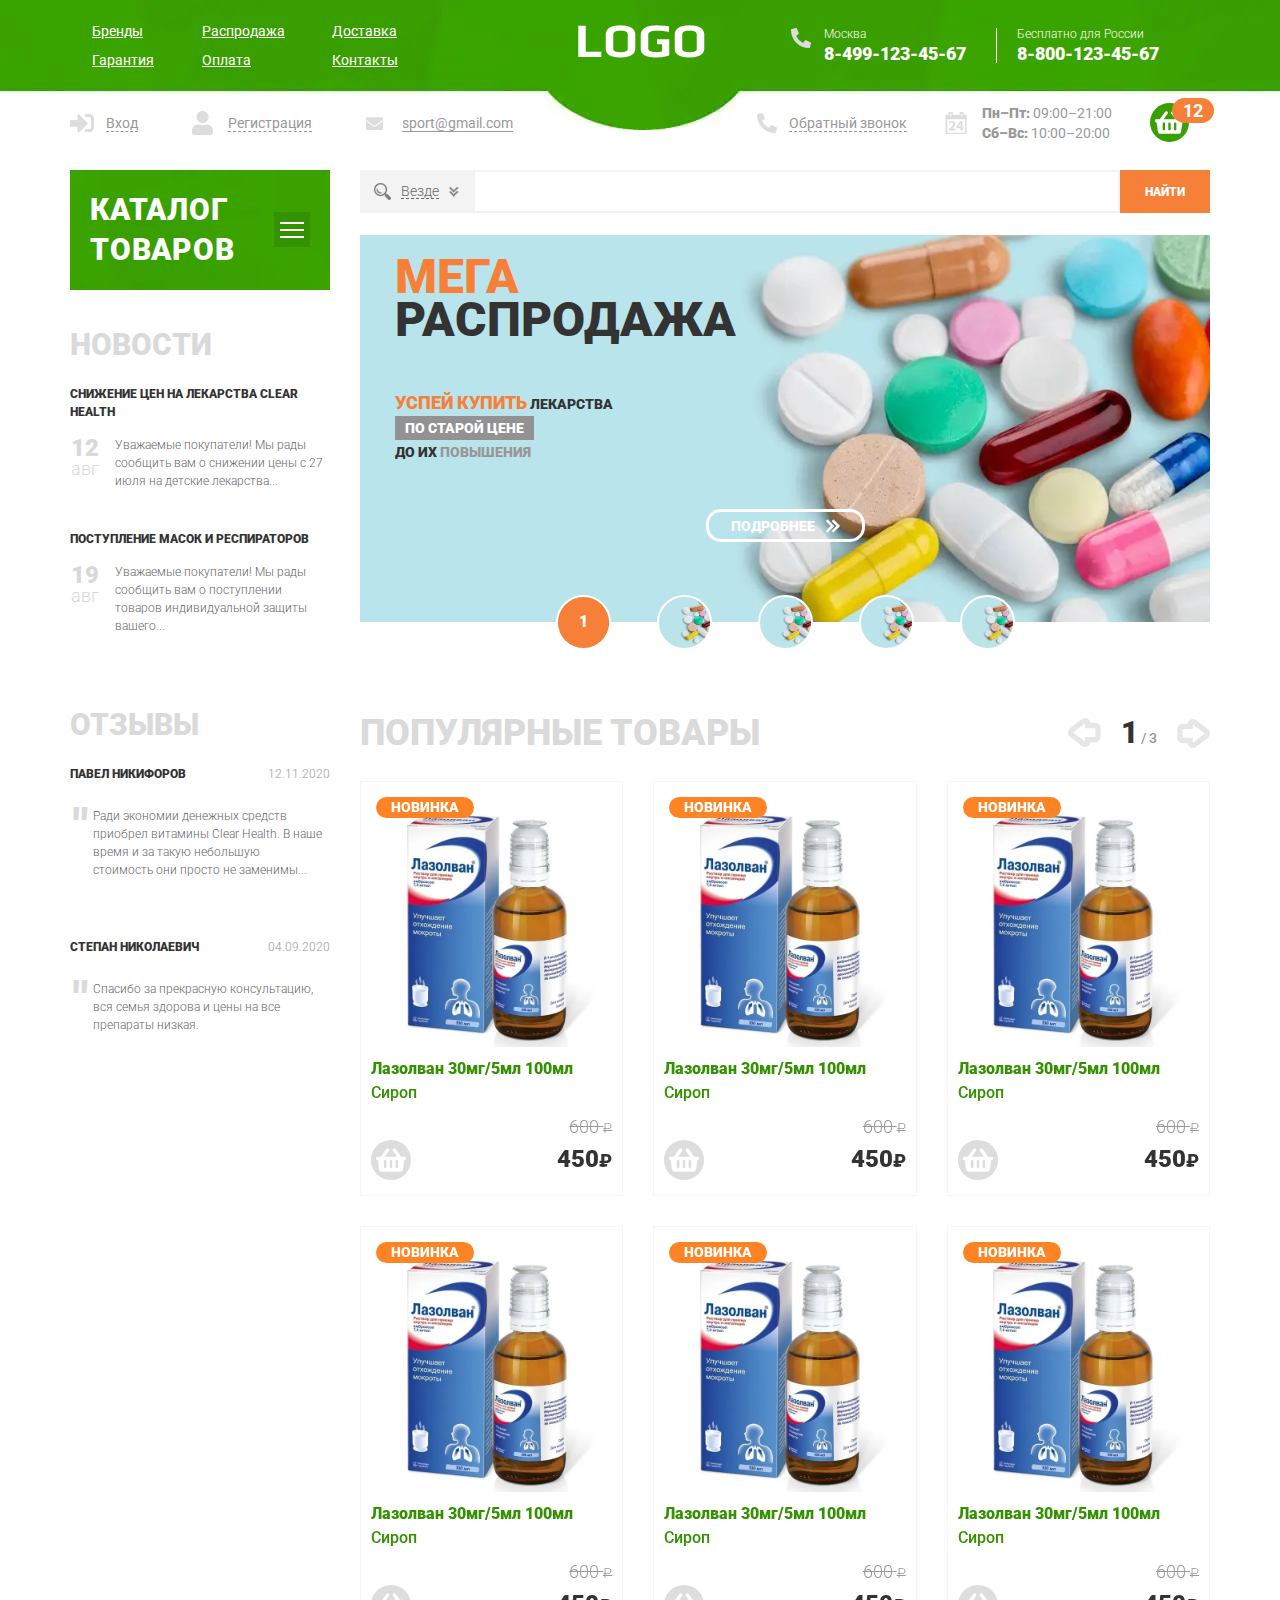
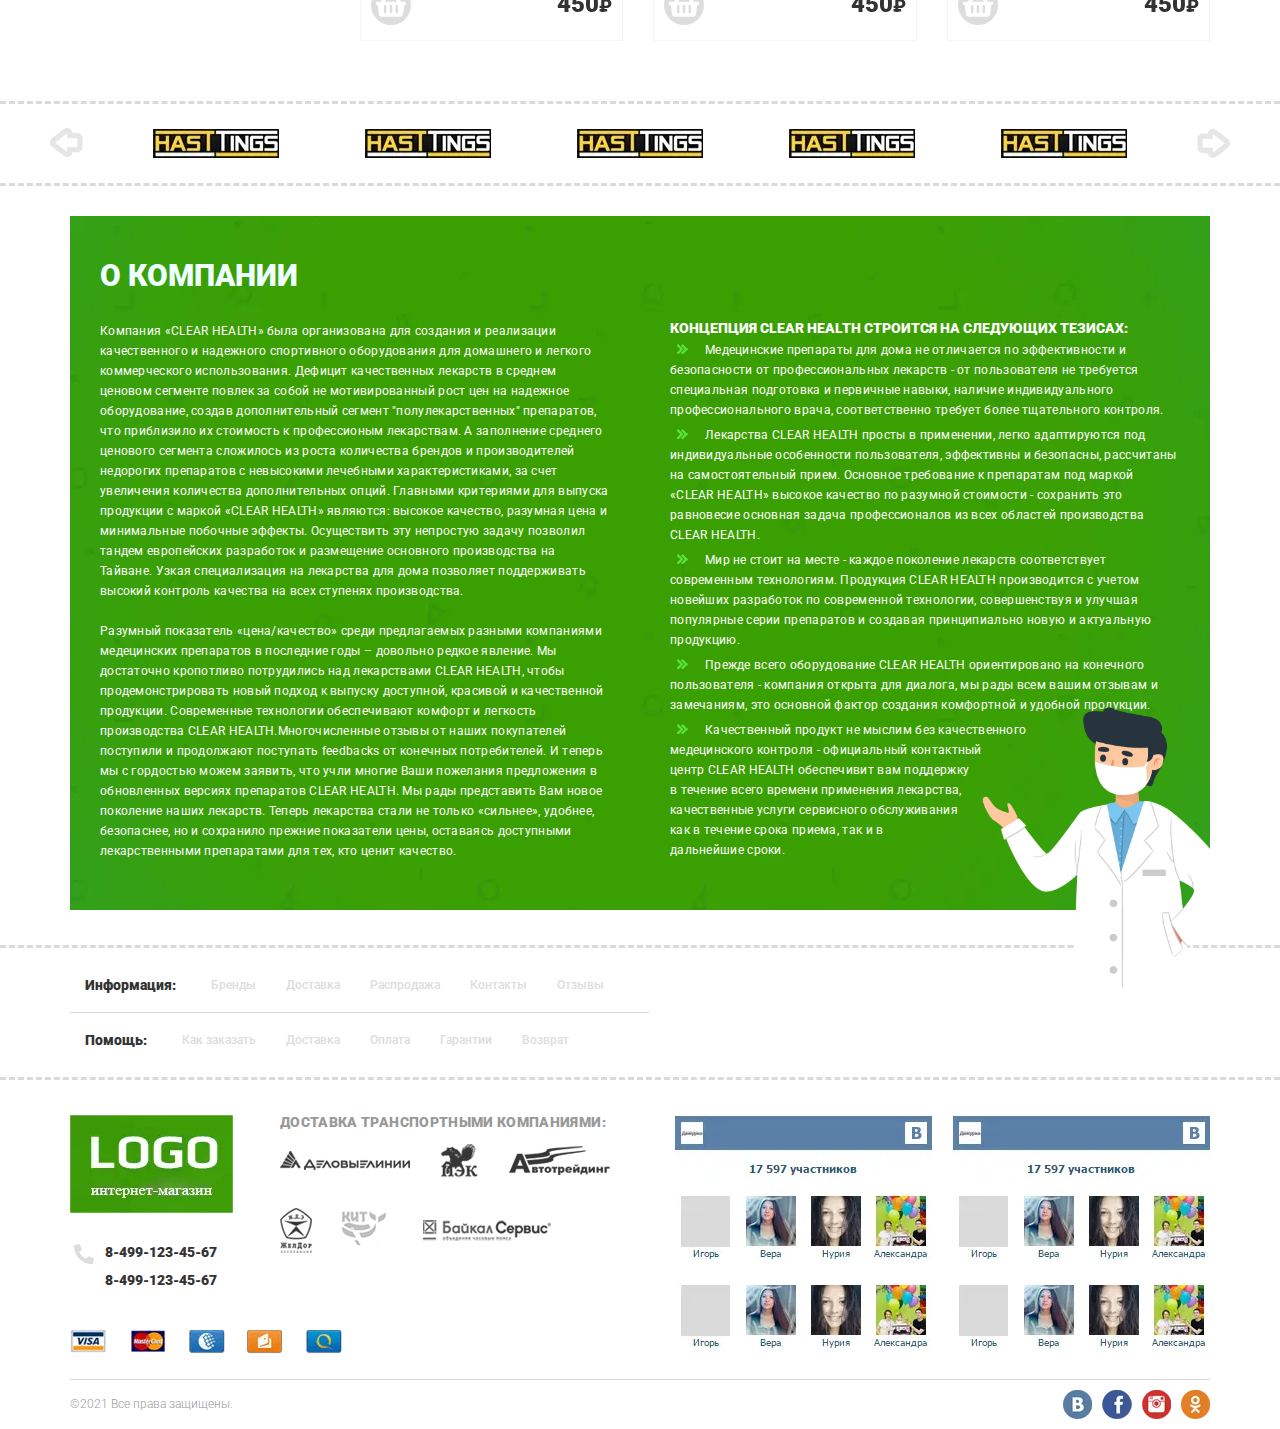
<file: index.html>
<!DOCTYPE html><html lang="ru"><head>	<title>Главная</title>	<meta charset="UTF-8">	<meta name="format-detection" content="telephone=no">	<link rel="stylesheet" href="css/style.min.css">	<meta name="viewport" content="width=device-width, initial-scale=1.0"></head><body>	<div class="wrapper">		<header class="header">	<div class="header__top top-header">		<div class="top-header__content _container">			<div class="top-header__column">				<div class="top-header__menu">					<div class="menu__icon icon-menu">						<span></span>						<span></span>						<span></span>					</div>					<nav class="menu__body">						<ul class="menu__list">							<li><a href="#" class="menu__link">Бренды</a></li>							<li><a href="#" class="menu__link">Распродажа</a></li>							<li><a href="#" class="menu__link">Доставка</a></li>						</ul>						<ul class="menu__list">							<li><a href="#" class="menu__link">Гарантия</a></li>							<li><a href="#" class="menu__link _goto">Оплата</a></li>							<li><a href="#" class="menu__link">Контакты</a></li>						</ul>					</nav>				</div>			</div>			<div class="top-header__column">				<a href="index.html" class="top-header__logo"><picture><source srcset="img/icons/header/logo.webp" type="image/webp"><img src="img/icons/header/logo.png" alt=""></picture></a>			</div>			<div class="top-header__column">				<div class="top-header__contacts contacts-header">					<div class="contacts-header__column">						<div class="contacts-header__item contacts-header__item-icon">							<div class="contacts-header__label">Москва</div>							<a href="tel:84991234567" class="contacts-header__phone">8-499-123-45-67</a>						</div>					</div>					<div class="contacts-header__column">						<div class="contacts-header__item">							<div class="contacts-header__label">Бесплатно для России</div>							<a href="tel:88001234567" class="contacts-header__phone">8-800-123-45-67</a>						</div>					</div>				</div>			</div>		</div>	</div>	<div class="header__bottom bottom-header">		<div class="bottom-header__container _container">			<div class="bottom-header__column">				<ul data-da=".menu__body,640,0" class="bottom-header__actions actions-header">					<li>						<a href="#" class="actions-header__login"><span>Вход</span></a>					</li>					<li>						<a href="#" class="actions-header__reg"><span>Регистрация</span></a>					</li>					<li>						<a href="mailto:sport@gmail.com" class="actions-header__mail"><span>sport@gmail.com</span></a>					</li>				</ul>			</div>			<div data-da=".menu__body,640,3" class="bottom-header__column">				<div class="bottom-header__info info-header">					<div class="info-header__column">						<a href="#" class="info-header__callback"><span>Обратный звонок</span></a>					</div>					<div class="info-header__column">						<div class="info-header__schedule">							<p><span>Пн–Пт:</span> 09:00–21:00</p>							<p><span>Сб–Вс:</span> 10:00–20:00</p>						</div>					</div>					<div data-da=".contacts-header__column,640,2" class="info-header__column">						<a href="#" class="info-header__cart">							<picture><source srcset="img/icons/header/shopping-basket-solid.svg" type="image/webp"><img src="img/icons/header/shopping-basket-solid.svg" alt=""></picture>							<span>12</span>						</a>					</div>				</div>			</div>		</div>	</div></header>		<main class="page">			<section class="page__container _container">				<!-- Каталог товаров. Выпадающий список -->				<aside class="page__side">					<nav class="page__menu menu-page">						<div class="menu-page__header">							<div class="menu-page__title">Каталог товаров</div>							<div class="menu-page__burger">								<div class="menu-page__lines">									<span></span>									<span></span>									<span></span>								</div>							</div>						</div>						<div class="menu-page__body">							<ul class="menu-page__list">								<li><a href="#" class="menu-page__link">Косметика</a></li>								<li class="menu-page__product">									<a href="#" class="menu-page__link">Медицинские изделия</a>									<div class="menu-page__submenu submenu-page">										<div class="submenu-page__item">											<ul class="submenu-page__menu">												<li><a href="#" class="submenu-page__link">Витамины и добавки</a></li>												<li><a href="#" class="submenu-page__link">Болеутоляющие</a></li>												<li><a href="#" class="submenu-page__link">Гормональные препараты</a></li>												<li><a href="#" class="submenu-page__link">Заболевания крови</a></li>											</ul>											<div class="submenu-page__product">												<div class="item-product">													<div class="item-product__labels">														<div class="item-product__label">Новинка</div>													</div>													<a href="" class="item-product__image">														<picture><source srcset="img/icons/menu/01.webp" type="image/webp"><img src="img/icons/menu/01.png" alt="Тенисный стол. Земельный."></picture>													</a>													<div class="item-product__body">														<a href="" class="item-product__title">Кеторол экспресс 10мг 20 шт. таблетки														</a>														<div class="item-product__bottem">															<div class="item-product__old-price rub">																450															</div>															<a href="" class="item-product__add"></a>															<div class="item-product__price rub">450</div>														</div>													</div>												</div>											</div>										</div>									</div>								</li>								<li><a href="#" class="menu-page__link">Ватные изделия</a></li>								<li class="menu-page__product">									<a href="#" class="menu-page__link  ">Товары для дома</a>									<div class="menu-page__submenu submenu-page">										<div class="submenu-page__item">											<ul class="submenu-page__menu">												<li><a href="#" class="submenu-page__link">Очистка воды</a></li>												<li><a href="#" class="submenu-page__link">Бытовая химия</a></li>												<li><a href="#" class="submenu-page__link">Средства от насекомых</a></li>												<li><a href="#" class="submenu-page__link">Ароматерапия</a></li>											</ul>											<div class="submenu-page__product">												<div class="item-product">													<div class="item-product__labels">													</div>													<a href="" class="item-product__image">														<picture><source srcset="img/icons/menu/01.webp" type="image/webp"><img src="img/icons/menu/01.png" alt="Тенисный стол. Земельный."></picture>													</a>													<div class="item-product__body">														<a href="" class="item-product__title">Кеторол экспресс 10мг 20 шт. таблетки														</a>														<div class="item-product__bottem">															<div class="item-product__old-price rub">																450															</div>															<a href="" class="item-product__add"></a>															<div class="item-product__price rub">450</div>														</div>													</div>												</div>											</div>										</div>									</div>								</li>								<li><a href="#" class="menu-page__link">Аллергия</a></li>								<li><a href="#" class="menu-page__link">Гомеопатия</a></li>								<li><a href="#" class="menu-page__link">Дерматология</a></li>								<li class="menu-page__product">									<a href="#" class="menu-page__link">Оптика</a>									<div class="menu-page__submenu submenu-page">										<div class="submenu-page__item">											<ul class="submenu-page__menu">												<li><a href="#" class="submenu-page__link">Контактные линзы</a></li>												<li><a href="#" class="submenu-page__link">Аксессуары для линз</a></li>												<li><a href="#" class="submenu-page__link">Очки</a></li>												<li><a href="#" class="submenu-page__link">Аксессуары для очков</a></li>											</ul>											<div class="submenu-page__product">												<div class="item-product">													<div class="item-product__labels">														<div class="item-product__label">Товар дня</div>													</div>													<a href="" class="item-product__image">														<picture><source srcset="img/icons/menu/01.webp" type="image/webp"><img src="img/icons/menu/01.png" alt="Тенисный стол. Земельный."></picture>													</a>													<div class="item-product__body">														<a href="" class="item-product__title">Кеторол экспресс 10мг 20 шт. таблетки														</a>														<div class="item-product__bottem">															<div class="item-product__old-price rub">																450															</div>															<a href="" class="item-product__add"></a>															<div class="item-product__price rub">450</div>														</div>													</div>												</div>											</div>										</div>									</div>								</li>								<li><a href="#" class="menu-page__link">Антибактериальные средства</a></li>								<li><a href="#" class="menu-page__link">Репелленты</a></li>								<li><a href="#" class="menu-page__link">										Питание</a></li>								<li class="menu-page__product">									<a href="#" class="menu-page__link ">Детские										товары</a>									<div class="menu-page__submenu submenu-page">										<div class="submenu-page__item">											<ul class="submenu-page__menu">												<li><a href="#" class="submenu-page__link">Безопасность</a></li>												<li><a href="#" class="submenu-page__link">Игрушки</a></li>												<li><a href="#" class="submenu-page__link">Купание ребенка</a></li>												<li><a href="#" class="submenu-page__link">Подгузники детские</a></li>											</ul>											<div class="submenu-page__product">												<div class="item-product">													<div class="item-product__labels">														<div class="item-product__label">Товар дня</div>													</div>													<a href="" class="item-product__image">														<picture><source srcset="img/icons/menu/01.webp" type="image/webp"><img src="img/icons/menu/01.png" alt="Тенисный стол. Земельный."></picture>													</a>													<div class="item-product__body">														<a href="" class="item-product__title">Кеторол экспресс 10мг 20 шт. таблетки														</a>														<div class="item-product__bottem">															<div class="item-product__old-price rub">																450															</div>															<a href="" class="item-product__add"></a>															<div class="item-product__price rub">450</div>														</div>													</div>												</div>											</div>										</div>									</div>								</li>								<li><a href="#" class="menu-page__link">Спортивное питание</a></li>								<li><a href="#" class="menu-page__link">Подарочные наборы</a></li>								<li class="menu-page__product">									<a href="#" class="menu-page__link  ">БАДы</a>									<div class="menu-page__submenu submenu-page">										<div class="submenu-page__item">											<ul class="submenu-page__menu">												<li><a href="#" class="submenu-page__link">БАДы для глаз</a></li>												<li><a href="#" class="submenu-page__link">Успокаивающие БАД</a></li>												<li><a href="#" class="submenu-page__link">БАДы для детей</a></li>												<li><a href="#" class="submenu-page__link">Фиточаи</a></li>											</ul>											<div class="submenu-page__product">												<div class="item-product">													<div class="item-product__labels">														<div class="item-product__label">Товар дня</div>													</div>													<a href="" class="item-product__image">														<picture><source srcset="img/icons/menu/01.webp" type="image/webp"><img src="img/icons/menu/01.png" alt="Тенисный стол. Земельный."></picture>													</a>													<div class="item-product__body">														<a href="" class="item-product__title">Кеторол экспресс 10мг 20 шт. таблетки														</a>														<div class="item-product__bottem">															<div class="item-product__old-price rub">																450															</div>															<a href="" class="item-product__add"></a>															<div class="item-product__price rub">450</div>														</div>													</div>												</div>											</div>										</div>									</div>								</li>							</ul>						</div>						<!-- <div class="menu-page__submenu submenu-page">						</div> -->					</nav>					<div class="page__content-side" data-da=".page__content,992,last">						<div class="page__news-side news-side">							<a href="#" class="news-side__title side-title">Новости</a>							<div class="news-side__items">								<div class="news-side__item">									<a href="#" class="news-side__label">Снижение цен на лекарства CLEAR HEALTH</a>									<div class="news-side__body">										<div class="news-side__data">											<span>12</span> авг										</div>										<div class="news-side__text">											Уважаемые покупатели!											Мы рады сообщить вам о снижении											цены с 27 июля на детские лекарства...										</div>									</div>								</div>								<div class="news-side__item">									<a href="#" class="news-side__label">Поступление масок и респираторов</a>									<div class="news-side__body">										<div class="news-side__data">											<span>19</span> авг										</div>										<div class="news-side__text">											Уважаемые покупатели!											Мы рады сообщить вам о поступлении											товаров индивидуальной защиты вашего...										</div>									</div>								</div>							</div>						</div>						<div class="page__reviews-side reviews-side">							<a href="#" class="reviews-side__title side-title">Отзывы</a>							<div class="reviews-side__items">								<a href="#" class="reviews-side__item">									<div class="reviews-side__header">										<div class="reviews-side__user">Павел Никифоров</div>										<div class="reviews-side__data">12.11.2020</div>									</div>									<div class="reviews-side__body">										Ради экономии денежных средств приобрел										витамины Clear Health. В наше время										и за такую небольшую стоимость										они просто не заменимы...									</div>								</a>								<a href="#" class="reviews-side__item">									<div class="reviews-side__header">										<div class="reviews-side__user">Степан Николаевич</div>										<div class="reviews-side__data">04.09.2020</div>									</div>									<div class="reviews-side__body">										Спасибо за прекрасную консультацию,										вся семья здорова и цены на										все препараты низкая.									</div>								</a>							</div>						</div>					</div>				</aside>				<!-- Каталог товаров. Выпадающий список //-->				<div class="page__content">					<!-- Поисковое поле -->					<form action="#" class="page__search search-page">						<div class="search-page__select">							<div class="search-page__title"><span>Везде</span><span data-text="Выбрано:"									class="search-page__quantity"></span></div>							<div class="search-page__categories categories-search">								<div class="categories-search__row">									<div class="categories-search__column">										<ul class="categories-search__list">											<li>												<label class="categories-search__checkbox checkbox">													<input data-error="Ошибка" class="checkbox__input" type="checkbox" value="1"														name="form[]">													<span class="checkbox__text"><span>Уход за больными</span></span>												</label>											</li>											<li>												<label class="categories-search__checkbox checkbox">													<input data-error="Ошибка" class="checkbox__input" type="checkbox" value="1"														name="form[]">													<span class="checkbox__text"><span>Пищеварительная система</span></span>												</label>											</li>											<li>												<label class="categories-search__checkbox checkbox">													<input data-error="Ошибка" class="checkbox__input" type="checkbox" value="1"														name="form[]">													<span class="checkbox__text"><span>Средства гигиены</span></span>												</label>											</li>											<li>												<label class="categories-search__checkbox checkbox">													<input data-error="Ошибка" class="checkbox__input" type="checkbox" value="1"														name="form[]">													<span class="checkbox__text"><span>Товары для дома</span></span>												</label>											</li>											<li>												<label class="categories-search__checkbox checkbox">													<input data-error="Ошибка" class="checkbox__input" type="checkbox" value="1"														name="form[]">													<span class="checkbox__text"><span>Косметика</span></span>												</label>											</li>										</ul>									</div>									<div class="categories-search__column">										<ul class="categories-search__list">											<li>												<label class="categories-search__checkbox checkbox">													<input data-error="Ошибка" class="checkbox__input" type="checkbox" value="1"														name="form[]">													<span class="checkbox__text"><span>Уход за больными</span></span>												</label>											</li>											<li>												<label class="categories-search__checkbox checkbox">													<input data-error="Ошибка" class="checkbox__input" type="checkbox" value="1"														name="form[]">													<span class="checkbox__text"><span>Пищеварительная система</span></span>												</label>											</li>											<li>												<label class="categories-search__checkbox checkbox">													<input data-error="Ошибка" class="checkbox__input" type="checkbox" value="1"														name="form[]">													<span class="checkbox__text"><span>Средства гигиены</span></span>												</label>											</li>											<li>												<label class="categories-search__checkbox checkbox">													<input data-error="Ошибка" class="checkbox__input" type="checkbox" value="1"														name="form[]">													<span class="checkbox__text"><span>Товары для дома</span></span>												</label>											</li>											<li>												<label class="categories-search__checkbox checkbox">													<input data-error="Ошибка" class="checkbox__input" type="checkbox" value="1"														name="form[]">													<span class="checkbox__text"><span>Косметика</span></span>												</label>											</li>										</ul>									</div>									<div class="categories-search__column">										<ul class="categories-search__list">											<li>												<label class="categories-search__checkbox checkbox">													<input data-error="Ошибка" class="checkbox__input" type="checkbox" value="1"														name="form[]">													<span class="checkbox__text"><span>Уход за больными</span></span>												</label>											</li>											<li>												<label class="categories-search__checkbox checkbox">													<input data-error="Ошибка" class="checkbox__input" type="checkbox" value="1"														name="form[]">													<span class="checkbox__text"><span>Пищеварительная система</span></span>												</label>											</li>											<li>												<label class="categories-search__checkbox checkbox">													<input data-error="Ошибка" class="checkbox__input" type="checkbox" value="1"														name="form[]">													<span class="checkbox__text"><span>Средства гигиены</span></span>												</label>											</li>											<li>												<label class="categories-search__checkbox checkbox">													<input data-error="Ошибка" class="checkbox__input" type="checkbox" value="1"														name="form[]">													<span class="checkbox__text"><span>Товары для дома</span></span>												</label>											</li>											<li>												<label class="categories-search__checkbox checkbox">													<input data-error="Ошибка" class="checkbox__input" type="checkbox" value="1"														name="form[]">													<span class="checkbox__text"><span>Косметика</span></span>												</label>											</li>										</ul>									</div>								</div>							</div>						</div>						<div class="search-page__input">							<input autocomplete="off" type="text" name="form[]" data-error="Ошибка" data-value=""								class="input">						</div>						<button type="submit" class="search-page__btn btn">Найти</button>					</form>					<!-- Поисковое поле //-->					<!-- Большой слайдер -->					<div class="page__slider slider-page">						<div class="slider-page__body _swiper">							<div class="slider-page__slide">								<div class="slider-page__content content-slider">									<div class="content-slider__title">										<span class="">Мега</span>распродажа									</div>									<div class="content-slider__text text-slider">										<p><span class="text-slider__text-1">Успей купить</span> лекарства</p>										<p><span class="text-slider__text-2">по старой цене</span></p>										<p>до их <span class="text-slider__text-3">повышения</span></p>										<div class="content-slider__footer">											<a href="#" class="content-slider__button"><span>Подробнее</span></a>										</div>									</div>								</div>								<div class="slider-page__image _ibg">									<picture><source srcset="img/icons/slider/iStock-886672454_d_850.webp" type="image/webp"><img src="img/icons/slider/iStock-886672454_d_850.jpg" alt="Картинка"></picture>								</div>							</div>							<div class="slider-page__slide">								<div class="slider-page__content content-slider">									<div class="content-slider__title">										<span class="">Мега</span>распродажа									</div>									<div class="content-slider__text text-slider">										<p><span class="text-slider__text-1">Успей купить</span> лекарства</p>										<p><span class="text-slider__text-2">по старой цене</span></p>										<p>до их <span class="text-slider__text-3">повышения</span></p>										<div class="content-slider__footer">											<a href="#" class="content-slider__button"><span>Подробнее</span></a>										</div>									</div>								</div>								<div class="slider-page__image _ibg">									<picture><source srcset="img/icons/slider/iStock-886672454_d_850.webp" type="image/webp"><img src="img/icons/slider/iStock-886672454_d_850.jpg" alt="Картинка"></picture>								</div>							</div>							<div class="slider-page__slide">								<div class="slider-page__content content-slider">									<div class="content-slider__title">										<span class="">Мега</span>распродажа									</div>									<div class="content-slider__text text-slider">										<p><span class="text-slider__text-1">Успей купить</span> лекарства</p>										<p><span class="text-slider__text-2">по старой цене</span></p>										<p>до их <span class="text-slider__text-3">повышения</span></p>										<div class="content-slider__footer">											<a href="#" class="content-slider__button"><span>Подробнее</span></a>										</div>									</div>								</div>								<div class="slider-page__image _ibg">									<picture><source srcset="img/icons/slider/iStock-886672454_d_850.webp" type="image/webp"><img src="img/icons/slider/iStock-886672454_d_850.jpg" alt="Картинка"></picture>								</div>							</div>							<div class="slider-page__slide">								<div class="slider-page__content content-slider">									<div class="content-slider__title">										<span class="">Мега</span>распродажа									</div>									<div class="content-slider__text text-slider">										<p><span class="text-slider__text-1">Успей купить</span> лекарства</p>										<p><span class="text-slider__text-2">по старой цене</span></p>										<p>до их <span class="text-slider__text-3">повышения</span></p>										<div class="content-slider__footer">											<a href="#" class="content-slider__button"><span>Подробнее</span></a>										</div>									</div>								</div>								<div class="slider-page__image _ibg">									<picture><source srcset="img/icons/slider/iStock-886672454_d_850.webp" type="image/webp"><img src="img/icons/slider/iStock-886672454_d_850.jpg" alt="Картинка"></picture>								</div>							</div>							<div class="slider-page__slide">								<div class="slider-page__content content-slider">									<div class="content-slider__title">										<span class="">Мега</span>распродажа									</div>									<div class="content-slider__text text-slider">										<p><span class="text-slider__text-1">Успей купить</span> лекарства</p>										<p><span class="text-slider__text-2">по старой цене</span></p>										<p>до их <span class="text-slider__text-3">повышения</span></p>										<div class="content-slider__footer">											<a href="#" class="content-slider__button"><span>Подробнее</span></a>										</div>									</div>								</div>								<div class="slider-page__image _ibg">									<picture><source srcset="img/icons/slider/iStock-886672454_d_850.webp" type="image/webp"><img src="img/icons/slider/iStock-886672454_d_850.jpg" alt="Картинка"></picture>								</div>							</div>						</div>						<div class="slider-page__dotts"></div>					</div>					<!-- Большой слайдер //-->					<!-- Навигация для слайдера, где товар -->					<div class="page__products products-slider">						<div class="products-slider__header">							<div class="products-slider__title">Популярные товары</div>							<div class="products-slider__control">								<div class="products-slider__arrow products-slider__arrow_prev _arrow _arrow_prev"></div>								<div class="products-slider__info"></div>								<div class="products-slider__arrow products-slider__arrow_next _arrow _arrow_next"></div>							</div>						</div>						<!-- Навигация для слайдера, где товар //-->						<!-- Слайдер с товаром -->						<div class="products-slider__item _swiper">							<div class="products-slider__slide">								<div class="products-slider__items items-products">									<div class="items-products__column">										<div class="item-product">											<div class="item-product__labels">												<div class="item-product__label">Новинка</div>											</div>											<a href="" class="item-product__image">												<picture><source srcset="img/icons/products/01.webp" type="image/webp"><img src="img/icons/products/01.jpg" alt="Беговая дорожка"></picture>											</a>											<div class="item-product__body">												<a href="product.html" class="item-product__title">													<span>Лазолван 30мг/5мл 100мл</span>													Cироп												</a>												<div class="item-product__bottem">													<div class="item-product__old-price rub">														600													</div>													<a href="checkout.html" class="item-product__add"></a>													<div class="item-product__price rub">450</div>												</div>											</div>											<div class="item-product__hover hover-item-product">												<a href="product.html" class="hover-item-product__title">													<span>Лазолван 30мг/5мл 100мл</span>													Cироп												</a>												<div class="hover-item-product__options options-item-product">													<div class="options-item-product__item">														<div class="options-item-product__label">Действующее вещество:</div>														<div class="options-item-product__value">Амброксол</div>													</div>													<div class="options-item-product__item">														<div class="options-item-product__label">Дозировка:</div>														<div class="options-item-product__value">30 мг/5мл</div>													</div>													<div class="options-item-product__item">														<div class="options-item-product__label">Производитель:</div>														<div class="options-item-product__value">Санофи</div>													</div>												</div>												<a href="checkout.html" class="hover-item-product__cart"></a>												<div class="hover-item-product__footer">													<div class="hover-item-product__old-price rub">														600													</div>													<a href="product.html" class="hover-item-product__stock">в наличии</a>													<div class="hover-item-product__price rub">450</div>												</div>											</div>										</div>									</div>									<div class="items-products__column">										<div class="item-product">											<div class="item-product__labels">												<div class="item-product__label">Новинка</div>											</div>											<a href="" class="item-product__image">												<picture><source srcset="img/icons/products/01.webp" type="image/webp"><img src="img/icons/products/01.jpg" alt="Беговая дорожка"></picture>											</a>											<div class="item-product__body">												<a href="product.html" class="item-product__title">													<span>Лазолван 30мг/5мл 100мл</span>													Cироп												</a>												<div class="item-product__bottem">													<div class="item-product__old-price rub">														600													</div>													<a href="checkout.html" class="item-product__add"></a>													<div class="item-product__price rub">450</div>												</div>											</div>											<div class="item-product__hover hover-item-product">												<a href="product.html" class="hover-item-product__title">													<span>Лазолван 30мг/5мл 100мл</span>													Cироп												</a>												<div class="hover-item-product__options options-item-product">													<div class="options-item-product__item">														<div class="options-item-product__label">Действующее вещество:</div>														<div class="options-item-product__value">Амброксол</div>													</div>													<div class="options-item-product__item">														<div class="options-item-product__label">Дозировка:</div>														<div class="options-item-product__value">30 мг/5мл</div>													</div>													<div class="options-item-product__item">														<div class="options-item-product__label">Производитель:</div>														<div class="options-item-product__value">Санофи</div>													</div>												</div>												<a href="checkout.html" class="hover-item-product__cart"></a>												<div class="hover-item-product__footer">													<div class="hover-item-product__old-price rub">														600													</div>													<a href="product.html" class="hover-item-product__stock">в наличии</a>													<div class="hover-item-product__price rub">450</div>												</div>											</div>										</div>									</div>									<div class="items-products__column">										<div class="item-product">											<div class="item-product__labels">												<div class="item-product__label">Новинка</div>											</div>											<a href="" class="item-product__image">												<picture><source srcset="img/icons/products/01.webp" type="image/webp"><img src="img/icons/products/01.jpg" alt="Беговая дорожка"></picture>											</a>											<div class="item-product__body">												<a href="product.html" class="item-product__title">													<span>Лазолван 30мг/5мл 100мл</span>													Cироп												</a>												<div class="item-product__bottem">													<div class="item-product__old-price rub">														600													</div>													<a href="checkout.html" class="item-product__add"></a>													<div class="item-product__price rub">450</div>												</div>											</div>											<div class="item-product__hover hover-item-product">												<a href="product.html" class="hover-item-product__title">													<span>Лазолван 30мг/5мл 100мл</span>													Cироп												</a>												<div class="hover-item-product__options options-item-product">													<div class="options-item-product__item">														<div class="options-item-product__label">Действующее вещество:</div>														<div class="options-item-product__value">Амброксол</div>													</div>													<div class="options-item-product__item">														<div class="options-item-product__label">Дозировка:</div>														<div class="options-item-product__value">30 мг/5мл</div>													</div>													<div class="options-item-product__item">														<div class="options-item-product__label">Производитель:</div>														<div class="options-item-product__value">Санофи</div>													</div>												</div>												<a href="checkout.html" class="hover-item-product__cart"></a>												<div class="hover-item-product__footer">													<div class="hover-item-product__old-price rub">														600													</div>													<a href="product.html" class="hover-item-product__stock">в наличии</a>													<div class="hover-item-product__price rub">450</div>												</div>											</div>										</div>									</div>									<div class="items-products__column">										<div class="item-product">											<div class="item-product__labels">												<div class="item-product__label">Новинка</div>											</div>											<a href="" class="item-product__image">												<picture><source srcset="img/icons/products/01.webp" type="image/webp"><img src="img/icons/products/01.jpg" alt="Беговая дорожка"></picture>											</a>											<div class="item-product__body">												<a href="product.html" class="item-product__title">													<span>Лазолван 30мг/5мл 100мл</span>													Cироп												</a>												<div class="item-product__bottem">													<div class="item-product__old-price rub">														600													</div>													<a href="checkout.html" class="item-product__add"></a>													<div class="item-product__price rub">450</div>												</div>											</div>											<div class="item-product__hover hover-item-product">												<a href="product.html" class="hover-item-product__title">													<span>Лазолван 30мг/5мл 100мл</span>													Cироп												</a>												<div class="hover-item-product__options options-item-product">													<div class="options-item-product__item">														<div class="options-item-product__label">Действующее вещество:</div>														<div class="options-item-product__value">Амброксол</div>													</div>													<div class="options-item-product__item">														<div class="options-item-product__label">Дозировка:</div>														<div class="options-item-product__value">30 мг/5мл</div>													</div>													<div class="options-item-product__item">														<div class="options-item-product__label">Производитель:</div>														<div class="options-item-product__value">Санофи</div>													</div>												</div>												<a href="checkout.html" class="hover-item-product__cart"></a>												<div class="hover-item-product__footer">													<div class="hover-item-product__old-price rub">														600													</div>													<a href="product.html" class="hover-item-product__stock">в наличии</a>													<div class="hover-item-product__price rub">450</div>												</div>											</div>										</div>									</div>									<div class="items-products__column">										<div class="item-product">											<div class="item-product__labels">												<div class="item-product__label">Новинка</div>											</div>											<a href="" class="item-product__image">												<picture><source srcset="img/icons/products/01.webp" type="image/webp"><img src="img/icons/products/01.jpg" alt="Беговая дорожка"></picture>											</a>											<div class="item-product__body">												<a href="product.html" class="item-product__title">													<span>Лазолван 30мг/5мл 100мл</span>													Cироп												</a>												<div class="item-product__bottem">													<div class="item-product__old-price rub">														600													</div>													<a href="checkout.html" class="item-product__add"></a>													<div class="item-product__price rub">450</div>												</div>											</div>											<div class="item-product__hover hover-item-product">												<a href="product.html" class="hover-item-product__title">													<span>Лазолван 30мг/5мл 100мл</span>													Cироп												</a>												<div class="hover-item-product__options options-item-product">													<div class="options-item-product__item">														<div class="options-item-product__label">Действующее вещество:</div>														<div class="options-item-product__value">Амброксол</div>													</div>													<div class="options-item-product__item">														<div class="options-item-product__label">Дозировка:</div>														<div class="options-item-product__value">30 мг/5мл</div>													</div>													<div class="options-item-product__item">														<div class="options-item-product__label">Производитель:</div>														<div class="options-item-product__value">Санофи</div>													</div>												</div>												<a href="checkout.html" class="hover-item-product__cart"></a>												<div class="hover-item-product__footer">													<div class="hover-item-product__old-price rub">														600													</div>													<a href="product.html" class="hover-item-product__stock">в наличии</a>													<div class="hover-item-product__price rub">450</div>												</div>											</div>										</div>									</div>									<div class="items-products__column">										<div class="item-product">											<div class="item-product__labels">												<div class="item-product__label">Новинка</div>											</div>											<a href="" class="item-product__image">												<picture><source srcset="img/icons/products/01.webp" type="image/webp"><img src="img/icons/products/01.jpg" alt="Беговая дорожка"></picture>											</a>											<div class="item-product__body">												<a href="product.html" class="item-product__title">													<span>Лазолван 30мг/5мл 100мл</span>													Cироп												</a>												<div class="item-product__bottem">													<div class="item-product__old-price rub">														600													</div>													<a href="checkout.html" class="item-product__add"></a>													<div class="item-product__price rub">450</div>												</div>											</div>											<div class="item-product__hover hover-item-product">												<a href="product.html" class="hover-item-product__title">													<span>Лазолван 30мг/5мл 100мл</span>													Cироп												</a>												<div class="hover-item-product__options options-item-product">													<div class="options-item-product__item">														<div class="options-item-product__label">Действующее вещество:</div>														<div class="options-item-product__value">Амброксол</div>													</div>													<div class="options-item-product__item">														<div class="options-item-product__label">Дозировка:</div>														<div class="options-item-product__value">30 мг/5мл</div>													</div>													<div class="options-item-product__item">														<div class="options-item-product__label">Производитель:</div>														<div class="options-item-product__value">Санофи</div>													</div>												</div>												<a href="checkout.html" class="hover-item-product__cart"></a>												<div class="hover-item-product__footer">													<div class="hover-item-product__old-price rub">														600													</div>													<a href="product.html" class="hover-item-product__stock">в наличии</a>													<div class="hover-item-product__price rub">450</div>												</div>											</div>										</div>									</div>								</div>							</div>							<div class="products-slider__slide">								<div class="products-slider__items items-products">									<div class="items-products__column">										<div class="item-product">											<div class="item-product__labels">												<div class="item-product__label">Новинка</div>											</div>											<a href="" class="item-product__image">												<picture><source srcset="img/icons/products/01.webp" type="image/webp"><img src="img/icons/products/01.jpg" alt="Беговая дорожка"></picture>											</a>											<div class="item-product__body">												<a href="product.html" class="item-product__title">													<span>Лазолван 30мг/5мл 100мл</span>													Cироп												</a>												<div class="item-product__bottem">													<div class="item-product__old-price rub">														600													</div>													<a href="checkout.html" class="item-product__add"></a>													<div class="item-product__price rub">450</div>												</div>											</div>											<div class="item-product__hover hover-item-product">												<a href="product.html" class="hover-item-product__title">													<span>Лазолван 30мг/5мл 100мл</span>													Cироп												</a>												<div class="hover-item-product__options options-item-product">													<div class="options-item-product__item">														<div class="options-item-product__label">Действующее вещество:</div>														<div class="options-item-product__value">Амброксол</div>													</div>													<div class="options-item-product__item">														<div class="options-item-product__label">Дозировка:</div>														<div class="options-item-product__value">30 мг/5мл</div>													</div>													<div class="options-item-product__item">														<div class="options-item-product__label">Производитель:</div>														<div class="options-item-product__value">Санофи</div>													</div>												</div>												<a href="checkout.html" class="hover-item-product__cart"></a>												<div class="hover-item-product__footer">													<div class="hover-item-product__old-price rub">														600													</div>													<a href="product.html" class="hover-item-product__stock">в наличии</a>													<div class="hover-item-product__price rub">450</div>												</div>											</div>										</div>									</div>									<div class="items-products__column">										<div class="item-product">											<div class="item-product__labels">												<div class="item-product__label">Новинка</div>											</div>											<a href="" class="item-product__image">												<picture><source srcset="img/icons/products/01.webp" type="image/webp"><img src="img/icons/products/01.jpg" alt="Беговая дорожка"></picture>											</a>											<div class="item-product__body">												<a href="product.html" class="item-product__title">													<span>Лазолван 30мг/5мл 100мл</span>													Cироп												</a>												<div class="item-product__bottem">													<div class="item-product__old-price rub">														600													</div>													<a href="checkout.html" class="item-product__add"></a>													<div class="item-product__price rub">450</div>												</div>											</div>											<div class="item-product__hover hover-item-product">												<a href="product.html" class="hover-item-product__title">													<span>Лазолван 30мг/5мл 100мл</span>													Cироп												</a>												<div class="hover-item-product__options options-item-product">													<div class="options-item-product__item">														<div class="options-item-product__label">Действующее вещество:</div>														<div class="options-item-product__value">Амброксол</div>													</div>													<div class="options-item-product__item">														<div class="options-item-product__label">Дозировка:</div>														<div class="options-item-product__value">30 мг/5мл</div>													</div>													<div class="options-item-product__item">														<div class="options-item-product__label">Производитель:</div>														<div class="options-item-product__value">Санофи</div>													</div>												</div>												<a href="checkout.html" class="hover-item-product__cart"></a>												<div class="hover-item-product__footer">													<div class="hover-item-product__old-price rub">														600													</div>													<a href="product.html" class="hover-item-product__stock">в наличии</a>													<div class="hover-item-product__price rub">450</div>												</div>											</div>										</div>									</div>									<div class="items-products__column">										<div class="item-product">											<div class="item-product__labels">												<div class="item-product__label">Новинка</div>											</div>											<a href="" class="item-product__image">												<picture><source srcset="img/icons/products/01.webp" type="image/webp"><img src="img/icons/products/01.jpg" alt="Беговая дорожка"></picture>											</a>											<div class="item-product__body">												<a href="product.html" class="item-product__title">													<span>Лазолван 30мг/5мл 100мл</span>													Cироп												</a>												<div class="item-product__bottem">													<div class="item-product__old-price rub">														600													</div>													<a href="checkout.html" class="item-product__add"></a>													<div class="item-product__price rub">450</div>												</div>											</div>											<div class="item-product__hover hover-item-product">												<a href="product.html" class="hover-item-product__title">													<span>Лазолван 30мг/5мл 100мл</span>													Cироп												</a>												<div class="hover-item-product__options options-item-product">													<div class="options-item-product__item">														<div class="options-item-product__label">Действующее вещество:</div>														<div class="options-item-product__value">Амброксол</div>													</div>													<div class="options-item-product__item">														<div class="options-item-product__label">Дозировка:</div>														<div class="options-item-product__value">30 мг/5мл</div>													</div>													<div class="options-item-product__item">														<div class="options-item-product__label">Производитель:</div>														<div class="options-item-product__value">Санофи</div>													</div>												</div>												<a href="checkout.html" class="hover-item-product__cart"></a>												<div class="hover-item-product__footer">													<div class="hover-item-product__old-price rub">														600													</div>													<a href="product.html" class="hover-item-product__stock">в наличии</a>													<div class="hover-item-product__price rub">450</div>												</div>											</div>										</div>									</div>									<div class="items-products__column">										<div class="item-product">											<div class="item-product__labels">												<div class="item-product__label">Новинка</div>											</div>											<a href="" class="item-product__image">												<picture><source srcset="img/icons/products/01.webp" type="image/webp"><img src="img/icons/products/01.jpg" alt="Беговая дорожка"></picture>											</a>											<div class="item-product__body">												<a href="product.html" class="item-product__title">													<span>Лазолван 30мг/5мл 100мл</span>													Cироп												</a>												<div class="item-product__bottem">													<div class="item-product__old-price rub">														600													</div>													<a href="checkout.html" class="item-product__add"></a>													<div class="item-product__price rub">450</div>												</div>											</div>											<div class="item-product__hover hover-item-product">												<a href="product.html" class="hover-item-product__title">													<span>Лазолван 30мг/5мл 100мл</span>													Cироп												</a>												<div class="hover-item-product__options options-item-product">													<div class="options-item-product__item">														<div class="options-item-product__label">Действующее вещество:</div>														<div class="options-item-product__value">Амброксол</div>													</div>													<div class="options-item-product__item">														<div class="options-item-product__label">Дозировка:</div>														<div class="options-item-product__value">30 мг/5мл</div>													</div>													<div class="options-item-product__item">														<div class="options-item-product__label">Производитель:</div>														<div class="options-item-product__value">Санофи</div>													</div>												</div>												<a href="checkout.html" class="hover-item-product__cart"></a>												<div class="hover-item-product__footer">													<div class="hover-item-product__old-price rub">														600													</div>													<a href="product.html" class="hover-item-product__stock">в наличии</a>													<div class="hover-item-product__price rub">450</div>												</div>											</div>										</div>									</div>									<div class="items-products__column">										<div class="item-product">											<div class="item-product__labels">												<div class="item-product__label">Новинка</div>											</div>											<a href="" class="item-product__image">												<picture><source srcset="img/icons/products/01.webp" type="image/webp"><img src="img/icons/products/01.jpg" alt="Беговая дорожка"></picture>											</a>											<div class="item-product__body">												<a href="product.html" class="item-product__title">													<span>Лазолван 30мг/5мл 100мл</span>													Cироп												</a>												<div class="item-product__bottem">													<div class="item-product__old-price rub">														600													</div>													<a href="checkout.html" class="item-product__add"></a>													<div class="item-product__price rub">450</div>												</div>											</div>											<div class="item-product__hover hover-item-product">												<a href="product.html" class="hover-item-product__title">													<span>Лазолван 30мг/5мл 100мл</span>													Cироп												</a>												<div class="hover-item-product__options options-item-product">													<div class="options-item-product__item">														<div class="options-item-product__label">Действующее вещество:</div>														<div class="options-item-product__value">Амброксол</div>													</div>													<div class="options-item-product__item">														<div class="options-item-product__label">Дозировка:</div>														<div class="options-item-product__value">30 мг/5мл</div>													</div>													<div class="options-item-product__item">														<div class="options-item-product__label">Производитель:</div>														<div class="options-item-product__value">Санофи</div>													</div>												</div>												<a href="checkout.html" class="hover-item-product__cart"></a>												<div class="hover-item-product__footer">													<div class="hover-item-product__old-price rub">														600													</div>													<a href="product.html" class="hover-item-product__stock">в наличии</a>													<div class="hover-item-product__price rub">450</div>												</div>											</div>										</div>									</div>									<div class="items-products__column">										<div class="item-product">											<div class="item-product__labels">												<div class="item-product__label">Новинка</div>											</div>											<a href="" class="item-product__image">												<picture><source srcset="img/icons/products/01.webp" type="image/webp"><img src="img/icons/products/01.jpg" alt="Беговая дорожка"></picture>											</a>											<div class="item-product__body">												<a href="product.html" class="item-product__title">													<span>Лазолван 30мг/5мл 100мл</span>													Cироп												</a>												<div class="item-product__bottem">													<div class="item-product__old-price rub">														600													</div>													<a href="checkout.html" class="item-product__add"></a>													<div class="item-product__price rub">450</div>												</div>											</div>											<div class="item-product__hover hover-item-product">												<a href="product.html" class="hover-item-product__title">													<span>Лазолван 30мг/5мл 100мл</span>													Cироп												</a>												<div class="hover-item-product__options options-item-product">													<div class="options-item-product__item">														<div class="options-item-product__label">Действующее вещество:</div>														<div class="options-item-product__value">Амброксол</div>													</div>													<div class="options-item-product__item">														<div class="options-item-product__label">Дозировка:</div>														<div class="options-item-product__value">30 мг/5мл</div>													</div>													<div class="options-item-product__item">														<div class="options-item-product__label">Производитель:</div>														<div class="options-item-product__value">Санофи</div>													</div>												</div>												<a href="checkout.html" class="hover-item-product__cart"></a>												<div class="hover-item-product__footer">													<div class="hover-item-product__old-price rub">														600													</div>													<a href="product.html" class="hover-item-product__stock">в наличии</a>													<div class="hover-item-product__price rub">450</div>												</div>											</div>										</div>									</div>								</div>							</div>							<div class="products-slider__slide">								<div class="products-slider__items items-products">									<div class="items-products__column">										<div class="item-product">											<div class="item-product__labels">												<div class="item-product__label">Новинка</div>											</div>											<a href="" class="item-product__image">												<picture><source srcset="img/icons/products/01.webp" type="image/webp"><img src="img/icons/products/01.jpg" alt="Беговая дорожка"></picture>											</a>											<div class="item-product__body">												<a href="product.html" class="item-product__title">													<span>Лазолван 30мг/5мл 100мл</span>													Cироп												</a>												<div class="item-product__bottem">													<div class="item-product__old-price rub">														600													</div>													<a href="checkout.html" class="item-product__add"></a>													<div class="item-product__price rub">450</div>												</div>											</div>											<div class="item-product__hover hover-item-product">												<a href="product.html" class="hover-item-product__title">													<span>Лазолван 30мг/5мл 100мл</span>													Cироп												</a>												<div class="hover-item-product__options options-item-product">													<div class="options-item-product__item">														<div class="options-item-product__label">Действующее вещество:</div>														<div class="options-item-product__value">Амброксол</div>													</div>													<div class="options-item-product__item">														<div class="options-item-product__label">Дозировка:</div>														<div class="options-item-product__value">30 мг/5мл</div>													</div>													<div class="options-item-product__item">														<div class="options-item-product__label">Производитель:</div>														<div class="options-item-product__value">Санофи</div>													</div>												</div>												<a href="checkout.html" class="hover-item-product__cart"></a>												<div class="hover-item-product__footer">													<div class="hover-item-product__old-price rub">														600													</div>													<a href="product.html" class="hover-item-product__stock">в наличии</a>													<div class="hover-item-product__price rub">450</div>												</div>											</div>										</div>									</div>									<div class="items-products__column">										<div class="item-product">											<div class="item-product__labels">												<div class="item-product__label">Новинка</div>											</div>											<a href="" class="item-product__image">												<picture><source srcset="img/icons/products/01.webp" type="image/webp"><img src="img/icons/products/01.jpg" alt="Беговая дорожка"></picture>											</a>											<div class="item-product__body">												<a href="product.html" class="item-product__title">													<span>Лазолван 30мг/5мл 100мл</span>													Cироп												</a>												<div class="item-product__bottem">													<div class="item-product__old-price rub">														600													</div>													<a href="checkout.html" class="item-product__add"></a>													<div class="item-product__price rub">450</div>												</div>											</div>											<div class="item-product__hover hover-item-product">												<a href="product.html" class="hover-item-product__title">													<span>Лазолван 30мг/5мл 100мл</span>													Cироп												</a>												<div class="hover-item-product__options options-item-product">													<div class="options-item-product__item">														<div class="options-item-product__label">Действующее вещество:</div>														<div class="options-item-product__value">Амброксол</div>													</div>													<div class="options-item-product__item">														<div class="options-item-product__label">Дозировка:</div>														<div class="options-item-product__value">30 мг/5мл</div>													</div>													<div class="options-item-product__item">														<div class="options-item-product__label">Производитель:</div>														<div class="options-item-product__value">Санофи</div>													</div>												</div>												<a href="checkout.html" class="hover-item-product__cart"></a>												<div class="hover-item-product__footer">													<div class="hover-item-product__old-price rub">														600													</div>													<a href="product.html" class="hover-item-product__stock">в наличии</a>													<div class="hover-item-product__price rub">450</div>												</div>											</div>										</div>									</div>									<div class="items-products__column">										<div class="item-product">											<div class="item-product__labels">												<div class="item-product__label">Новинка</div>											</div>											<a href="" class="item-product__image">												<picture><source srcset="img/icons/products/01.webp" type="image/webp"><img src="img/icons/products/01.jpg" alt="Беговая дорожка"></picture>											</a>											<div class="item-product__body">												<a href="product.html" class="item-product__title">													<span>Лазолван 30мг/5мл 100мл</span>													Cироп												</a>												<div class="item-product__bottem">													<div class="item-product__old-price rub">														600													</div>													<a href="checkout.html" class="item-product__add"></a>													<div class="item-product__price rub">450</div>												</div>											</div>											<div class="item-product__hover hover-item-product">												<a href="product.html" class="hover-item-product__title">													<span>Лазолван 30мг/5мл 100мл</span>													Cироп												</a>												<div class="hover-item-product__options options-item-product">													<div class="options-item-product__item">														<div class="options-item-product__label">Действующее вещество:</div>														<div class="options-item-product__value">Амброксол</div>													</div>													<div class="options-item-product__item">														<div class="options-item-product__label">Дозировка:</div>														<div class="options-item-product__value">30 мг/5мл</div>													</div>													<div class="options-item-product__item">														<div class="options-item-product__label">Производитель:</div>														<div class="options-item-product__value">Санофи</div>													</div>												</div>												<a href="checkout.html" class="hover-item-product__cart"></a>												<div class="hover-item-product__footer">													<div class="hover-item-product__old-price rub">														600													</div>													<a href="product.html" class="hover-item-product__stock">в наличии</a>													<div class="hover-item-product__price rub">450</div>												</div>											</div>										</div>									</div>									<div class="items-products__column">										<div class="item-product">											<div class="item-product__labels">												<div class="item-product__label">Новинка</div>											</div>											<a href="" class="item-product__image">												<picture><source srcset="img/icons/products/01.webp" type="image/webp"><img src="img/icons/products/01.jpg" alt="Беговая дорожка"></picture>											</a>											<div class="item-product__body">												<a href="product.html" class="item-product__title">													<span>Лазолван 30мг/5мл 100мл</span>													Cироп												</a>												<div class="item-product__bottem">													<div class="item-product__old-price rub">														600													</div>													<a href="checkout.html" class="item-product__add"></a>													<div class="item-product__price rub">450</div>												</div>											</div>											<div class="item-product__hover hover-item-product">												<a href="product.html" class="hover-item-product__title">													<span>Лазолван 30мг/5мл 100мл</span>													Cироп												</a>												<div class="hover-item-product__options options-item-product">													<div class="options-item-product__item">														<div class="options-item-product__label">Действующее вещество:</div>														<div class="options-item-product__value">Амброксол</div>													</div>													<div class="options-item-product__item">														<div class="options-item-product__label">Дозировка:</div>														<div class="options-item-product__value">30 мг/5мл</div>													</div>													<div class="options-item-product__item">														<div class="options-item-product__label">Производитель:</div>														<div class="options-item-product__value">Санофи</div>													</div>												</div>												<a href="checkout.html" class="hover-item-product__cart"></a>												<div class="hover-item-product__footer">													<div class="hover-item-product__old-price rub">														600													</div>													<a href="product.html" class="hover-item-product__stock">в наличии</a>													<div class="hover-item-product__price rub">450</div>												</div>											</div>										</div>									</div>									<div class="items-products__column">										<div class="item-product">											<div class="item-product__labels">												<div class="item-product__label">Новинка</div>											</div>											<a href="" class="item-product__image">												<picture><source srcset="img/icons/products/01.webp" type="image/webp"><img src="img/icons/products/01.jpg" alt="Беговая дорожка"></picture>											</a>											<div class="item-product__body">												<a href="product.html" class="item-product__title">													<span>Лазолван 30мг/5мл 100мл</span>													Cироп												</a>												<div class="item-product__bottem">													<div class="item-product__old-price rub">														600													</div>													<a href="checkout.html" class="item-product__add"></a>													<div class="item-product__price rub">450</div>												</div>											</div>											<div class="item-product__hover hover-item-product">												<a href="product.html" class="hover-item-product__title">													<span>Лазолван 30мг/5мл 100мл</span>													Cироп												</a>												<div class="hover-item-product__options options-item-product">													<div class="options-item-product__item">														<div class="options-item-product__label">Действующее вещество:</div>														<div class="options-item-product__value">Амброксол</div>													</div>													<div class="options-item-product__item">														<div class="options-item-product__label">Дозировка:</div>														<div class="options-item-product__value">30 мг/5мл</div>													</div>													<div class="options-item-product__item">														<div class="options-item-product__label">Производитель:</div>														<div class="options-item-product__value">Санофи</div>													</div>												</div>												<a href="checkout.html" class="hover-item-product__cart"></a>												<div class="hover-item-product__footer">													<div class="hover-item-product__old-price rub">														600													</div>													<a href="product.html" class="hover-item-product__stock">в наличии</a>													<div class="hover-item-product__price rub">450</div>												</div>											</div>										</div>									</div>									<div class="items-products__column">										<div class="item-product">											<div class="item-product__labels">												<div class="item-product__label">Новинка</div>											</div>											<a href="" class="item-product__image">												<picture><source srcset="img/icons/products/01.webp" type="image/webp"><img src="img/icons/products/01.jpg" alt="Беговая дорожка"></picture>											</a>											<div class="item-product__body">												<a href="product.html" class="item-product__title">													<span>Лазолван 30мг/5мл 100мл</span>													Cироп												</a>												<div class="item-product__bottem">													<div class="item-product__old-price rub">														600													</div>													<a href="checkout.html" class="item-product__add"></a>													<div class="item-product__price rub">450</div>												</div>											</div>											<div class="item-product__hover hover-item-product">												<a href="product.html" class="hover-item-product__title">													<span>Лазолван 30мг/5мл 100мл</span>													Cироп												</a>												<div class="hover-item-product__options options-item-product">													<div class="options-item-product__item">														<div class="options-item-product__label">Действующее вещество:</div>														<div class="options-item-product__value">Амброксол</div>													</div>													<div class="options-item-product__item">														<div class="options-item-product__label">Дозировка:</div>														<div class="options-item-product__value">30 мг/5мл</div>													</div>													<div class="options-item-product__item">														<div class="options-item-product__label">Производитель:</div>														<div class="options-item-product__value">Санофи</div>													</div>												</div>												<a href="checkout.html" class="hover-item-product__cart"></a>												<div class="hover-item-product__footer">													<div class="hover-item-product__old-price rub">														600													</div>													<a href="product.html" class="hover-item-product__stock">в наличии</a>													<div class="hover-item-product__price rub">450</div>												</div>											</div>										</div>									</div>								</div>							</div>						</div>						<!-- Слайдер с товаром //-->					</div>				</div>			</section>			<!-- Слайдер с Брендами -->			<section class="page__brands brands-slider">				<div class="brands-slider__content _container">					<div class="brands-slider__body _swiper">						<div class="brands-slider__slide">							<picture><source srcset="img/icons/brands/01.webp" type="image/webp"><img src="img/icons/brands/01.jpg" alt=""></picture>						</div>						<div class="brands-slider__slide">							<picture><source srcset="img/icons/brands/01.webp" type="image/webp"><img src="img/icons/brands/01.jpg" alt=""></picture>						</div>						<div class="brands-slider__slide">							<picture><source srcset="img/icons/brands/01.webp" type="image/webp"><img src="img/icons/brands/01.jpg" alt=""></picture>						</div>						<div class="brands-slider__slide">							<picture><source srcset="img/icons/brands/01.webp" type="image/webp"><img src="img/icons/brands/01.jpg" alt=""></picture>						</div>						<div class="brands-slider__slide">							<picture><source srcset="img/icons/brands/01.webp" type="image/webp"><img src="img/icons/brands/01.jpg" alt=""></picture>						</div>						<div class="brands-slider__slide">							<picture><source srcset="img/icons/brands/01.webp" type="image/webp"><img src="img/icons/brands/01.jpg" alt=""></picture>						</div>						<div class="brands-slider__slide">							<picture><source srcset="img/icons/brands/01.webp" type="image/webp"><img src="img/icons/brands/01.jpg" alt=""></picture>						</div>					</div>					<div class="brands-slider__arrows">						<div class="brands-slider__arrow brands-slider__arrow_prev _arrow _arrow_prev"></div>						<div class="brands-slider__arrow brands-slider__arrow_next _arrow _arrow_next"></div>					</div>				</div>			</section>			<!-- Слайдер с Брендами //-->			<!-- О компании -->			<section class="page__text text-block">				<div class="text-block__container _container">					<div class="text-block__body">						<h1 class="text-block__title">О компании</h1>						<div class="text-block__row">							<div class="text-block__column">								<p>									Компания «CLEAR HEALTH» была организована для создания и реализации									качественного и надежного спортивного оборудования для домашнего и легкого									коммерческого использования. Дефицит качественных лекарств в среднем									ценовом сегменте повлек за собой не мотивированный рост цен на надежное									оборудование, создав дополнительный сегмент "полулекарственных" препаратов,									что приблизило их стоимость к профессионым лекарствам. А заполнение									среднего ценового сегмента сложилось из роста количества брендов и									производителей недорогих препаратов с невысокими лечебными									характеристиками, за счет увеличения количества дополнительных опций.									Главными критериями для выпуска продукции с маркой «CLEAR HEALTH» являются:									высокое качество, разумная цена и минимальные побочные эффекты. Осуществить эту									непростую задачу позволил тандем европейских разработок и размещение									основного производства на Тайване. Узкая специализация на лекарства									для дома позволяет поддерживать высокий контроль качества на всех ступенях									производства.								</p>								<p>									Разумный показатель «цена/качество» среди предлагаемых разными компаниями									медецинских препаратов в последние годы – довольно редкое явление. Мы									достаточно кропотливо потрудились над лекарствами CLEAR HEALTH, чтобы									продемонстрировать новый подход к выпуску доступной, красивой и качественной продукции.									Современные									технологии обеспечивают комфорт и легкость производства CLEAR HEALTH.Многочисленные отзывы от									наших покупателей поступили									и продолжают поступать feedbacks от конечных потребителей. И теперь мы с									гордостью можем заявить, что учли многие Ваши пожелания предложения в									обновленных версиях препаратов CLEAR HEALTH. Мы рады представить Вам новое									поколение наших лекарств. Теперь лекарства стали не только «сильнее»,									удобнее, безопаснее, но и сохранило прежние показатели цены, оставаясь									доступными лекарственными препаратами для тех, кто ценит качество.								</p>							</div>							<div class="text-block__column">								<h2 class="text-block__label">Концепция CLEAR HEALTH строится на следующих тезисах:</h2>								<ul class="text-block__list">									<li>Медецинские препараты для дома не отличается по эффективности и										безопасности от профессиональных лекарств - от пользователя не										требуется специальная подготовка и первичные навыки, наличие										индивидуального профессионального врача, соответственно требует более										тщательного контроля. </li>									<li>Лекарства CLEAR HEALTH просты в применении, легко адаптируются под										индивидуальные особенности пользователя, эффективны и безопасны,										рассчитаны на самостоятельный прием.										Основное требование к препаратам под маркой «CLEAR HEALTH» высокое										качество по разумной стоимости - сохранить это равновесие основная задача										профессионалов из всех областей производства CLEAR HEALTH.</li>									<li>Мир не стоит на месте - каждое поколение лекарств соответствует										современным технологиям. Продукция CLEAR HEALTH производится с учетом										новейших разработок по современной технологии, совершенствуя и улучшая										популярные серии препаратов и создавая принципиально новую и актуальную										продукцию.</li>									<li>Прежде всего оборудование CLEAR HEALTH ориентировано на конечного										пользователя - компания открыта для диалога, мы рады всем вашим отзывам										и замечаниям, это основной фактор создания комфортной и удобной										продукции.</li>									<li>Качественный продукт не мыслим без качественного <br>										медецинского контроля - официальный контактный <br>										центр CLEAR HEALTH обеспечивит вам поддержку <br>										в течение всего времени применения лекарства, <br>										качественные услуги сервисного обслуживания <br>										как в течение срока приема, так и в <br>										дальнейшие сроки.</li>								</ul>								<div class="text-block__image">									<picture><source srcset="img/icons/text/01.webp" type="image/webp"><img src="img/icons/text/01.png" alt=""></picture>								</div>							</div>						</div>					</div>				</div>			</section>			<!-- О компании //-->			<!-- Блог с информацией и помощью -->			<section class="page__info-menu info-menu">				<div class="info-menu__content _container">					<div class="info-menu__body">						<div class="info-menu__line">							<div class="info-menu__label">Информация:</div>							<ul class="info-menu__list">								<li><a href="" class="info-menu__link">Бренды</a></li>								<li><a href="" class="info-menu__link">Доставка</a></li>								<li><a href="" class="info-menu__link">Распродажа</a></li>								<li><a href="" class="info-menu__link">Контакты</a></li>								<li><a href="" class="info-menu__link">Отзывы</a></li>							</ul>						</div>						<div class="info-menu__line">							<div class="info-menu__label">Помощь:</div>							<ul class="info-menu__list">								<li><a href="" class="info-menu__link">Как заказать</a></li>								<li><a href="" class="info-menu__link">Доставка</a></li>								<li><a href="" class="info-menu__link">Оплата</a></li>								<li><a href="" class="info-menu__link">Гарантии</a></li>								<li><a href="" class="info-menu__link">Возврат</a></li>							</ul>						</div>					</div>				</div>			</section>			<!-- Блог с информацией и помощью //-->		</main>		<footer class="footer">	<div class="footer__content _container">		<div class="footer__body">			<div class="footer__column">				<div class="footer__block block-footer">					<div class="block-footer__column">						<a href="" class="logo-footer">							<picture><source srcset="img/icons/footer/logo__footer.webp" type="image/webp"><img src="img/icons/footer/logo__footer.png" alt=""></picture>						</a>						<div class="block-footer__phones">							<p><a href="tel:84991234567" class="block-footer__phone">8-499-123-45-67</a></p>							<p><a href="tel:84991234567" class="block-footer__phone">8-499-123-45-67</a></p>						</div>					</div>					<div class="block-footer__column">						<div class="block-footer__delivery delivery-footer">							<div class="delivery-footer__title">Доставка транспортными компаниями:</div>							<div class="delivery-footer__items">								<div class="delivery-footer__item">									<picture><source srcset="img/icons/footer/03.webp" type="image/webp"><img src="img/icons/footer/03.png" alt=""></picture>								</div>								<div class="delivery-footer__item">									<picture><source srcset="img/icons/footer/04.webp" type="image/webp"><img src="img/icons/footer/04.png" alt=""></picture>								</div>								<div class="delivery-footer__item">									<picture><source srcset="img/icons/footer/05.webp" type="image/webp"><img src="img/icons/footer/05.png" alt=""></picture>								</div>								<div class="delivery-footer__item">									<picture><source srcset="img/icons/footer/06.webp" type="image/webp"><img src="img/icons/footer/06.png" alt=""></picture>								</div>								<div class="delivery-footer__item">									<picture><source srcset="img/icons/footer/07.webp" type="image/webp"><img src="img/icons/footer/07.png" alt=""></picture>								</div>								<div class="delivery-footer__item">									<picture><source srcset="img/icons/footer/08.webp" type="image/webp"><img src="img/icons/footer/08.png" alt=""></picture>								</div>							</div>						</div>					</div>				</div>				<div class="footer__payments">					<picture><source srcset="img/icons/footer/09.webp" type="image/webp"><img src="img/icons/footer/09.png" alt=""></picture>				</div>			</div>			<div class="footer__column">				<div class="footer__widgets widgets-footer">					<div class="widgets-footer__column">						<picture><source srcset="img/icons/mes/66.webp" type="image/webp"><img src="img/icons/mes/66.png" alt=""></picture>					</div>					<div class="widgets-footer__column">						<picture><source srcset="img/icons/mes/66.webp" type="image/webp"><img src="img/icons/mes/66.png" alt=""></picture>					</div>				</div>			</div>		</div>		<div class="footer__bottom">			<div class="footer__copy">©2021 Все права защищены.</div>			<div class="footer__social social-footer">				<a href="" class="social-footer__item">					<picture><source srcset="img/icons/mes/01.webp" type="image/webp"><img src="img/icons/mes/01.png" alt=""></picture>				</a>				<a href="" class="social-footer__item">					<picture><source srcset="img/icons/mes/02.webp" type="image/webp"><img src="img/icons/mes/02.png" alt=""></picture>				</a>				<a href="" class="social-footer__item">					<picture><source srcset="img/icons/mes/03.webp" type="image/webp"><img src="img/icons/mes/03.png" alt=""></picture>				</a>				<a href="" class="social-footer__item">					<picture><source srcset="img/icons/mes/04.webp" type="image/webp"><img src="img/icons/mes/04.png" alt=""></picture>				</a>			</div>		</div>	</div></footer>	</div>	<div class="popup">	<div class="popup__content">		<div class="popup__body">			<div class="popup__close"></div>		</div>	</div></div><div class="popup popup_video">	<div class="popup__content">		<div class="popup__body">			<div class="popup__close popup__close_video"></div>			<div class="popup__video _video"></div>		</div>	</div></div>	<!-- <script src="https://code.jquery.com/jquery-3.3.1.min.js"></script> --><script src="js/vendors.min.js"></script><script src="js/app.min.js"></script></body></html>
</file>
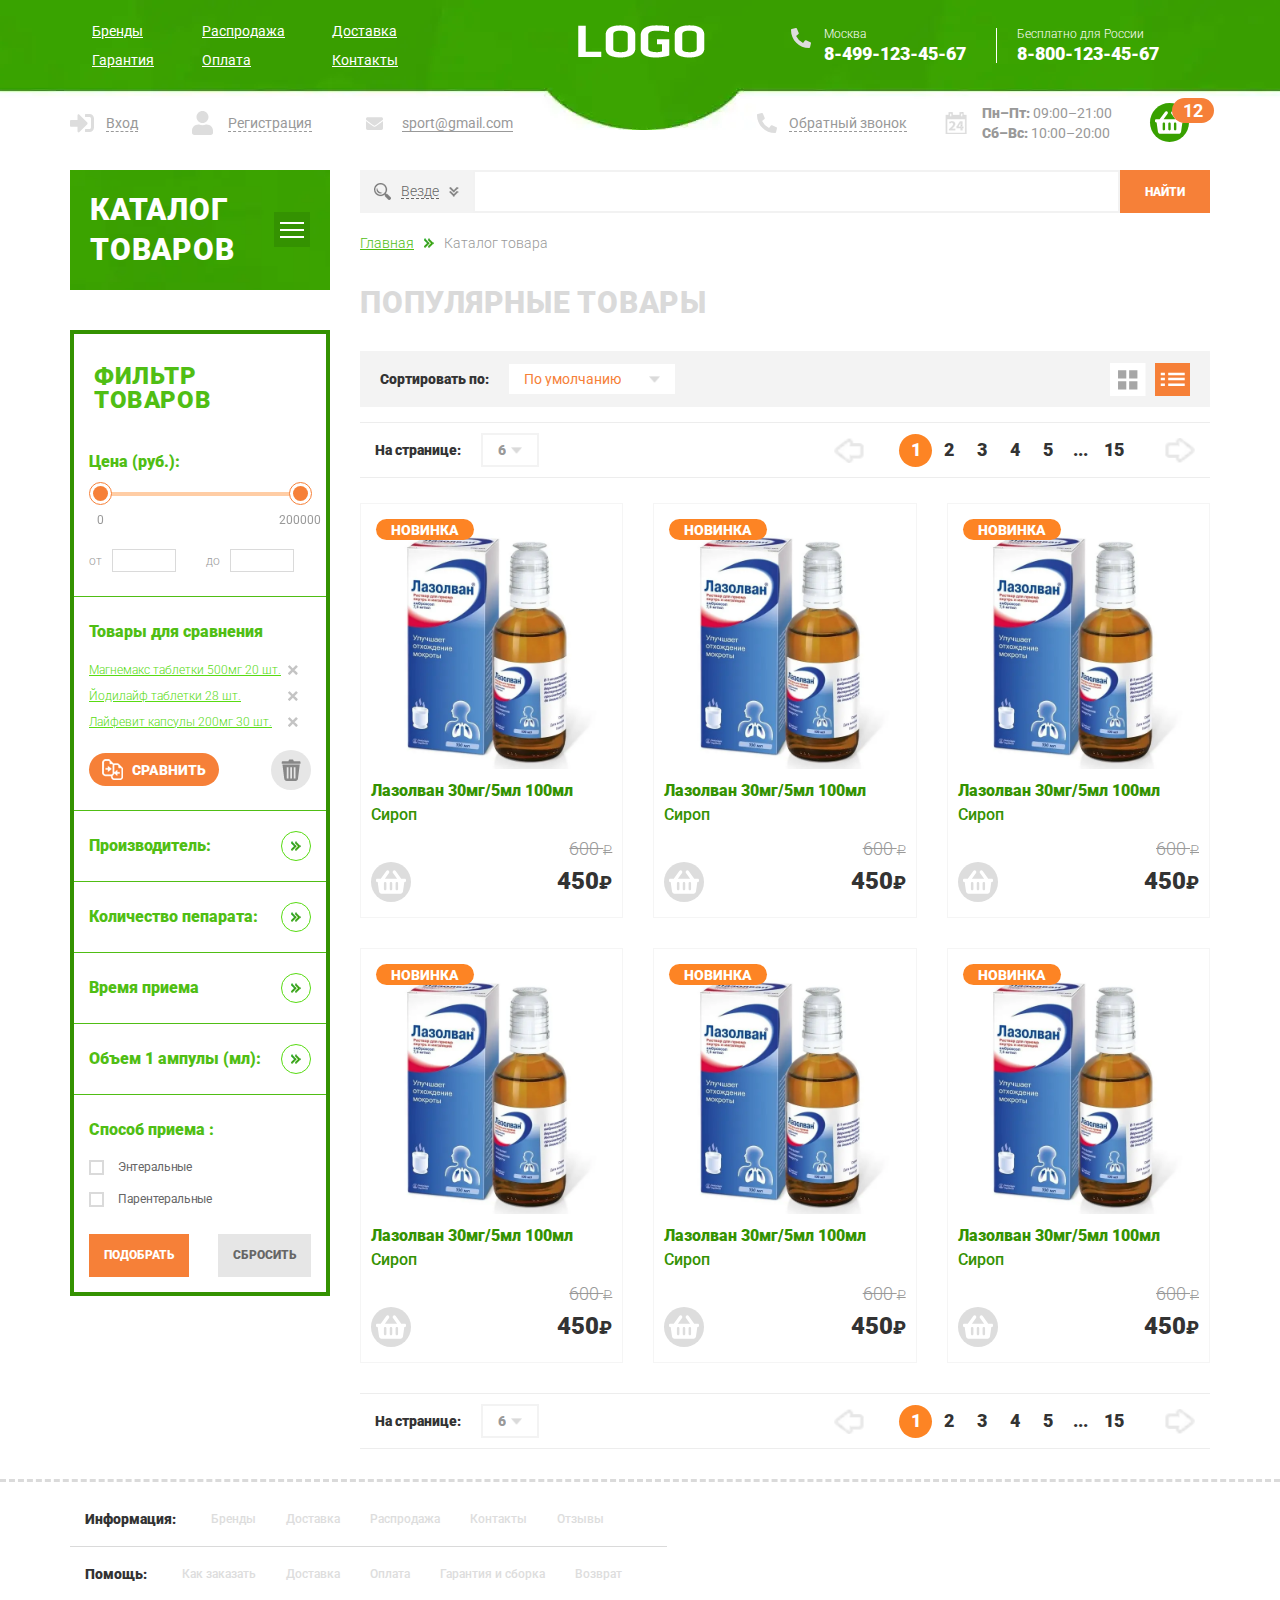
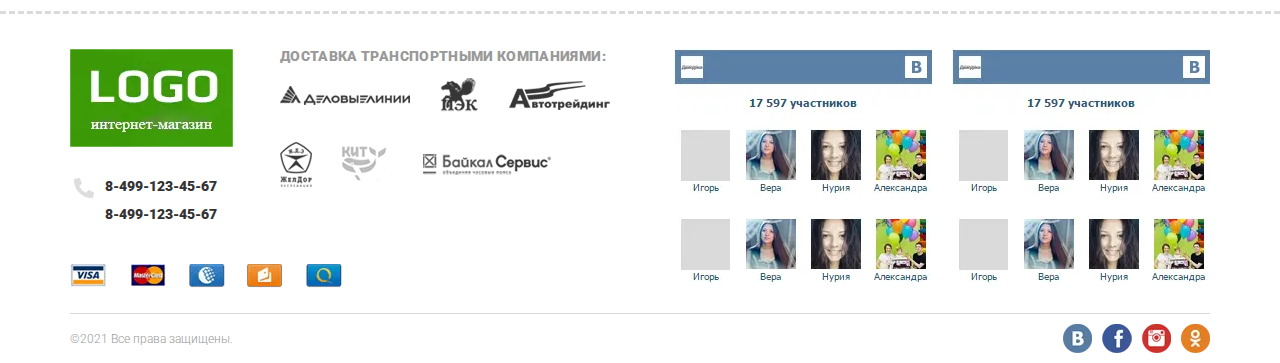
<file: catalog.html>
<!DOCTYPE html><html lang="ru"><head>	<title>Каталог</title>	<meta charset="UTF-8">	<meta name="format-detection" content="telephone=no">	<link rel="stylesheet" href="css/style.min.css">	<meta name="viewport" content="width=device-width, initial-scale=1.0"></head><body>	<div class="wrapper">		<header class="header">	<div class="header__top top-header">		<div class="top-header__content _container">			<div class="top-header__column">				<div class="top-header__menu">					<div class="menu__icon icon-menu">						<span></span>						<span></span>						<span></span>					</div>					<nav class="menu__body">						<ul class="menu__list">							<li><a href="#" class="menu__link">Бренды</a></li>							<li><a href="#" class="menu__link">Распродажа</a></li>							<li><a href="#" class="menu__link">Доставка</a></li>						</ul>						<ul class="menu__list">							<li><a href="#" class="menu__link">Гарантия</a></li>							<li><a href="#" class="menu__link _goto">Оплата</a></li>							<li><a href="#" class="menu__link">Контакты</a></li>						</ul>					</nav>				</div>			</div>			<div class="top-header__column">				<a href="index.html" class="top-header__logo"><picture><source srcset="img/icons/header/logo.webp" type="image/webp"><img src="img/icons/header/logo.png" alt=""></picture></a>			</div>			<div class="top-header__column">				<div class="top-header__contacts contacts-header">					<div class="contacts-header__column">						<div class="contacts-header__item contacts-header__item-icon">							<div class="contacts-header__label">Москва</div>							<a href="tel:84991234567" class="contacts-header__phone">8-499-123-45-67</a>						</div>					</div>					<div class="contacts-header__column">						<div class="contacts-header__item">							<div class="contacts-header__label">Бесплатно для России</div>							<a href="tel:88001234567" class="contacts-header__phone">8-800-123-45-67</a>						</div>					</div>				</div>			</div>		</div>	</div>	<div class="header__bottom bottom-header">		<div class="bottom-header__container _container">			<div class="bottom-header__column">				<ul data-da=".menu__body,640,0" class="bottom-header__actions actions-header">					<li>						<a href="#" class="actions-header__login"><span>Вход</span></a>					</li>					<li>						<a href="#" class="actions-header__reg"><span>Регистрация</span></a>					</li>					<li>						<a href="mailto:sport@gmail.com" class="actions-header__mail"><span>sport@gmail.com</span></a>					</li>				</ul>			</div>			<div data-da=".menu__body,640,3" class="bottom-header__column">				<div class="bottom-header__info info-header">					<div class="info-header__column">						<a href="#" class="info-header__callback"><span>Обратный звонок</span></a>					</div>					<div class="info-header__column">						<div class="info-header__schedule">							<p><span>Пн–Пт:</span> 09:00–21:00</p>							<p><span>Сб–Вс:</span> 10:00–20:00</p>						</div>					</div>					<div data-da=".contacts-header__column,640,2" class="info-header__column">						<a href="#" class="info-header__cart">							<picture><source srcset="img/icons/header/shopping-basket-solid.svg" type="image/webp"><img src="img/icons/header/shopping-basket-solid.svg" alt=""></picture>							<span>12</span>						</a>					</div>				</div>			</div>		</div>	</div></header>		<main class="page">			<div class="page__container _container">				<aside class="page__side">					<nav class="page__menu menu-page">						<div class="menu-page__header">							<div class="menu-page__title">Каталог товаров</div>							<div class="menu-page__burger">								<div class="menu-page__lines">									<span></span>									<span></span>									<span></span>								</div>							</div>						</div>						<div class="menu-page__body">							<ul class="menu-page__list">								<li><a href="#" class="menu-page__link">Косметика</a></li>								<li class="menu-page__product">									<a href="#" class="menu-page__link">Медицинские изделия</a>									<div class="menu-page__submenu submenu-page">										<div class="submenu-page__item">											<ul class="submenu-page__menu">												<li><a href="#" class="submenu-page__link">Витамины и добавки</a></li>												<li><a href="#" class="submenu-page__link">Болеутоляющие</a></li>												<li><a href="#" class="submenu-page__link">Гормональные препараты</a></li>												<li><a href="#" class="submenu-page__link">Заболевания крови</a></li>											</ul>											<div class="submenu-page__product">												<div class="item-product">													<div class="item-product__labels">														<div class="item-product__label">Новинка</div>													</div>													<a href="" class="item-product__image">														<picture><source srcset="img/icons/menu/01.webp" type="image/webp"><img src="img/icons/menu/01.png" alt="Тенисный стол. Земельный."></picture>													</a>													<div class="item-product__body">														<a href="" class="item-product__title">Кеторол экспресс 10мг 20 шт. таблетки														</a>														<div class="item-product__bottem">															<div class="item-product__old-price rub">																64 000															</div>															<a href="" class="item-product__add"></a>															<div class="item-product__price rub">64 000</div>														</div>													</div>												</div>											</div>										</div>									</div>								</li>								<li><a href="#" class="menu-page__link">Ватные изделия</a></li>								<li class="menu-page__product">									<a href="#" class="menu-page__link  ">Товары для дома</a>									<div class="menu-page__submenu submenu-page">										<div class="submenu-page__item">											<ul class="submenu-page__menu">												<li><a href="#" class="submenu-page__link">Очистка воды</a></li>												<li><a href="#" class="submenu-page__link">Бытовая химия</a></li>												<li><a href="#" class="submenu-page__link">Средства от насекомых</a></li>												<li><a href="#" class="submenu-page__link">Ароматерапия</a></li>											</ul>											<div class="submenu-page__product">												<div class="item-product">													<div class="item-product__labels">													</div>													<a href="" class="item-product__image">														<picture><source srcset="img/icons/menu/01.webp" type="image/webp"><img src="img/icons/menu/01.png" alt="Тенисный стол. Земельный."></picture>													</a>													<div class="item-product__body">														<a href="" class="item-product__title">Кеторол экспресс 10мг 20 шт. таблетки														</a>														<div class="item-product__bottem">															<div class="item-product__old-price rub">																64 000															</div>															<a href="" class="item-product__add"></a>															<div class="item-product__price rub">64 000</div>														</div>													</div>												</div>											</div>										</div>									</div>								</li>								<li><a href="#" class="menu-page__link">Аллергия</a></li>								<li><a href="#" class="menu-page__link">Гомеопатия</a></li>								<li><a href="#" class="menu-page__link">Дерматология</a></li>								<li class="menu-page__product">									<a href="#" class="menu-page__link">Оптика</a>									<div class="menu-page__submenu submenu-page">										<div class="submenu-page__item">											<ul class="submenu-page__menu">												<li><a href="#" class="submenu-page__link">Контактные линзы</a></li>												<li><a href="#" class="submenu-page__link">Аксессуары для линз</a></li>												<li><a href="#" class="submenu-page__link">Очки</a></li>												<li><a href="#" class="submenu-page__link">Аксессуары для очков</a></li>											</ul>											<div class="submenu-page__product">												<div class="item-product">													<div class="item-product__labels">														<div class="item-product__label">Товар дня</div>													</div>													<a href="" class="item-product__image">														<picture><source srcset="img/icons/menu/01.webp" type="image/webp"><img src="img/icons/menu/01.png" alt="Тенисный стол. Земельный."></picture>													</a>													<div class="item-product__body">														<a href="" class="item-product__title">Кеторол экспресс 10мг 20 шт. таблетки														</a>														<div class="item-product__bottem">															<div class="item-product__old-price rub">																64 000															</div>															<a href="" class="item-product__add"></a>															<div class="item-product__price rub">64 000</div>														</div>													</div>												</div>											</div>										</div>									</div>								</li>								<li><a href="#" class="menu-page__link">Антибактериальные средства</a></li>								<li><a href="#" class="menu-page__link">Репелленты</a></li>								<li><a href="#" class="menu-page__link">										Питание</a></li>								<li class="menu-page__product">									<a href="#" class="menu-page__link ">Детские										товары</a>									<div class="menu-page__submenu submenu-page">										<div class="submenu-page__item">											<ul class="submenu-page__menu">												<li><a href="#" class="submenu-page__link">Безопасность</a></li>												<li><a href="#" class="submenu-page__link">Игрушки</a></li>												<li><a href="#" class="submenu-page__link">Купание ребенка</a></li>												<li><a href="#" class="submenu-page__link">Подгузники детские</a></li>											</ul>											<div class="submenu-page__product">												<div class="item-product">													<div class="item-product__labels">														<div class="item-product__label">Товар дня</div>													</div>													<a href="" class="item-product__image">														<picture><source srcset="img/icons/menu/01.webp" type="image/webp"><img src="img/icons/menu/01.png" alt="Тенисный стол. Земельный."></picture>													</a>													<div class="item-product__body">														<a href="" class="item-product__title">Кеторол экспресс 10мг 20 шт. таблетки														</a>														<div class="item-product__bottem">															<div class="item-product__old-price rub">																64 000															</div>															<a href="" class="item-product__add"></a>															<div class="item-product__price rub">64 000</div>														</div>													</div>												</div>											</div>										</div>									</div>								</li>								<li><a href="#" class="menu-page__link">Спортивное питание</a></li>								<li><a href="#" class="menu-page__link">Подарочные наборы</a></li>								<li class="menu-page__product">									<a href="#" class="menu-page__link  ">БАДы</a>									<div class="menu-page__submenu submenu-page">										<div class="submenu-page__item">											<ul class="submenu-page__menu">												<li><a href="#" class="submenu-page__link">БАДы для глаз</a></li>												<li><a href="#" class="submenu-page__link">Успокаивающие БАД</a></li>												<li><a href="#" class="submenu-page__link">БАДы для детей</a></li>												<li><a href="#" class="submenu-page__link">Фиточаи</a></li>											</ul>											<div class="submenu-page__product">												<div class="item-product">													<div class="item-product__labels">														<div class="item-product__label">Товар дня</div>													</div>													<a href="" class="item-product__image">														<picture><source srcset="img/icons/menu/01.webp" type="image/webp"><img src="img/icons/menu/01.png" alt="Тенисный стол. Земельный."></picture>													</a>													<div class="item-product__body">														<a href="" class="item-product__title">Кеторол экспресс 10мг 20 шт. таблетки														</a>														<div class="item-product__bottem">															<div class="item-product__old-price rub">																64 000															</div>															<a href="" class="item-product__add"></a>															<div class="item-product__price rub">64 000</div>														</div>													</div>												</div>											</div>										</div>									</div>								</li>							</ul>						</div>						<!-- <div class="menu-page__submenu submenu-page">						</div> -->					</nav>					<form action="#" class="filte">						<div class="filte__title">Фильтр товаров</div>						<div class="filte__content">							<div class="filte__body _spollers">								<div class="filte__section section-filter">									<div class="section-filter__title">Цена (руб.):</div>									<div class="section-filter__body">										<div class="price-filte">											<div class="price-filte__slider"></div>											<div class="price-filte__values values-price-filter">												<div class="values-price-filter__column">													<div class="values-price-filter__label">от</div>													<div class="values-price-filter__input">														<input id="price-start" autocomplete="off" type="text" name="form[]"															class="input">													</div>												</div>												<div class="values-price-filter__column">													<div class="values-price-filter__label">до</div>													<div class="values-price-filter__input">														<input id="price-end" autocomplete="off" type="text" name="form[]"															class="input">													</div>												</div>											</div>										</div>									</div>								</div>								<div class="filte__section section-filter">									<div class="section-filter__title">Товары для сравнения</div>									<div class="section-filter__body">										<div class="compare-filter">											<div class="compare-filter__items">												<div class="compare-filter__item">													<a href="" class="compare-filter__link">Магнемакс таблетки 500мг 20 шт.</a>													<a href="" class="compare-filter__remove"></a>												</div>												<div class="compare-filter__item">													<a href="" class="compare-filter__link"> Йодилайф таблетки 28 шт.</a>													<a href="" class="compare-filter__remove"></a>												</div>												<div class="compare-filter__item">													<a href="" class="compare-filter__link">Лайфевит капсулы 200мг 30 шт.</a>													<a href="" class="compare-filter__remove"></a>												</div>											</div>											<div class="compare-filter__footer">												<a href="" class="compare-filter__button"><span>Сравнить</span></a>												<a href="" class="compare-filter__clean"></a>											</div>										</div>									</div>								</div>								<div class="filte__section section-filter">									<div class="section-filter__title _spoller">Производитель:</div>									<div class="section-filter__body">										<label class="section-filter__checkbox checkbox">											<input data-error="Ошибка" class="checkbox__input" type="checkbox" value="1"												name="form[]">											<span class="checkbox__text"><span>Сlear-health</span></span>										</label>										<label class="section-filter__checkbox checkbox">											<input data-error="Ошибка" class="checkbox__input" type="checkbox" value="1"												name="form[]">											<span class="checkbox__text"><span>Ducray</span></span>										</label>										<label class="section-filter__checkbox checkbox">											<input data-error="Ошибка" class="checkbox__input" type="checkbox" value="1"												name="form[]">											<span class="checkbox__text"><span>Weleda</span></span>										</label>										<label class="section-filter__checkbox checkbox">											<input data-error="Ошибка" class="checkbox__input" type="checkbox" value="1"												name="form[]">											<span class="checkbox__text"><span>Oleos</span></span>										</label>										<label class="section-filter__checkbox checkbox">											<input data-error="Ошибка" class="checkbox__input" type="checkbox" value="1"												name="form[]">											<span class="checkbox__text"><span>Экотекс</span></span>										</label>									</div>								</div>								<div class="filte__section section-filter">									<div class="section-filter__title _spoller">Количество пепарата:</div>									<div class="section-filter__body">										<label class="section-filter__checkbox checkbox">											<input data-error="Ошибка" class="checkbox__input" type="checkbox" value="1"												name="form[]">											<span class="checkbox__text"><span>12</span></span>										</label>										<label class="section-filter__checkbox checkbox">											<input data-error="Ошибка" class="checkbox__input" type="checkbox" value="1"												name="form[]">											<span class="checkbox__text"><span>14</span></span>										</label>										<label class="section-filter__checkbox checkbox">											<input data-error="Ошибка" class="checkbox__input" type="checkbox" value="1"												name="form[]">											<span class="checkbox__text"><span>16</span></span>										</label>										<label class="section-filter__checkbox checkbox">											<input data-error="Ошибка" class="checkbox__input" type="checkbox" value="1"												name="form[]">											<span class="checkbox__text"><span>18</span></span>										</label>										<label class="section-filter__checkbox checkbox">											<input data-error="Ошибка" class="checkbox__input" type="checkbox" value="1"												name="form[]">											<span class="checkbox__text"><span>20</span></span>										</label>									</div>								</div>								<div class="filte__section section-filter">									<div class="section-filter__title _spoller">Время приема</div>									<div class="section-filter__body">										<label class="section-filter__checkbox checkbox">											<input data-error="Ошибка" class="checkbox__input" type="checkbox" value="1"												name="form[]">											<span class="checkbox__text"><span>До еды</span></span>										</label>										<label class="section-filter__checkbox checkbox">											<input data-error="Ошибка" class="checkbox__input" type="checkbox" value="1"												name="form[]">											<span class="checkbox__text"><span>После еды</span></span>										</label>										<label class="section-filter__checkbox checkbox">											<input data-error="Ошибка" class="checkbox__input" type="checkbox" value="1"												name="form[]">											<span class="checkbox__text"><span>Вечером</span></span>										</label>										<label class="section-filter__checkbox checkbox">											<input data-error="Ошибка" class="checkbox__input" type="checkbox" value="1"												name="form[]">											<span class="checkbox__text"><span>Утром</span></span>										</label>										<label class="section-filter__checkbox checkbox">											<input data-error="Ошибка" class="checkbox__input" type="checkbox" value="1"												name="form[]">											<span class="checkbox__text"><span>В любое время</span></span>										</label>									</div>								</div>								<div class="filte__section section-filter">									<div class="section-filter__title _spoller">Объем 1 ампулы (мл):</div>									<div class="section-filter__body">										<label class="section-filter__checkbox checkbox">											<input data-error="Ошибка" class="checkbox__input" type="checkbox" value="1"												name="form[]">											<span class="checkbox__text"><span>10</span></span>										</label>										<label class="section-filter__checkbox checkbox">											<input data-error="Ошибка" class="checkbox__input" type="checkbox" value="1"												name="form[]">											<span class="checkbox__text"><span>5</span></span>										</label>										<label class="section-filter__checkbox checkbox">											<input data-error="Ошибка" class="checkbox__input" type="checkbox" value="1"												name="form[]">											<span class="checkbox__text"><span>3</span></span>										</label>										<label class="section-filter__checkbox checkbox">											<input data-error="Ошибка" class="checkbox__input" type="checkbox" value="1"												name="form[]">											<span class="checkbox__text"><span>2</span></span>										</label>										<label class="section-filter__checkbox checkbox">											<input data-error="Ошибка" class="checkbox__input" type="checkbox" value="1"												name="form[]">											<span class="checkbox__text"><span>1</span></span>										</label>									</div>								</div>								<div class="filte__section section-filter">									<div class="section-filter__title">Способ приема :</div>									<div class="section-filter__body">										<label class="section-filter__checkbox checkbox">											<input data-error="Ошибка" class="checkbox__input" type="checkbox" value="1"												name="form[]">											<span class="checkbox__text"><span>Энтеральные</span></span>										</label>										<label class="section-filter__checkbox checkbox">											<input data-error="Ошибка" class="checkbox__input" type="checkbox" value="1"												name="form[]">											<span class="checkbox__text"><span>Парентеральные</span></span>										</label>									</div>								</div>							</div>							<div class="filte__footer">								<button type="submit" class="filte__btn btn">Подобрать</button>								<button type="reset" class="filte__btn btn btn_grey">Сбросить</button>							</div>						</div>					</form>				</aside>				<div class="page__content">					<form action="#" class="page__search search-page">						<div class="search-page__select">							<div class="search-page__title"><span>Везде</span><span data-text="Выбрано:"									class="search-page__quantity"></span></div>							<div class="search-page__categories categories-search">								<div class="categories-search__row">									<div class="categories-search__column">										<ul class="categories-search__list">											<li>												<label class="categories-search__checkbox checkbox">													<input data-error="Ошибка" class="checkbox__input" type="checkbox" value="1"														name="form[]">													<span class="checkbox__text"><span>Уход за больными</span></span>												</label>											</li>											<li>												<label class="categories-search__checkbox checkbox">													<input data-error="Ошибка" class="checkbox__input" type="checkbox" value="1"														name="form[]">													<span class="checkbox__text"><span>Пищеварительная система</span></span>												</label>											</li>											<li>												<label class="categories-search__checkbox checkbox">													<input data-error="Ошибка" class="checkbox__input" type="checkbox" value="1"														name="form[]">													<span class="checkbox__text"><span>Средства гигиены</span></span>												</label>											</li>											<li>												<label class="categories-search__checkbox checkbox">													<input data-error="Ошибка" class="checkbox__input" type="checkbox" value="1"														name="form[]">													<span class="checkbox__text"><span>Товары для дома</span></span>												</label>											</li>											<li>												<label class="categories-search__checkbox checkbox">													<input data-error="Ошибка" class="checkbox__input" type="checkbox" value="1"														name="form[]">													<span class="checkbox__text"><span>Косметика</span></span>												</label>											</li>										</ul>									</div>									<div class="categories-search__column">										<ul class="categories-search__list">											<li>												<label class="categories-search__checkbox checkbox">													<input data-error="Ошибка" class="checkbox__input" type="checkbox" value="1"														name="form[]">													<span class="checkbox__text"><span>Уход за больными</span></span>												</label>											</li>											<li>												<label class="categories-search__checkbox checkbox">													<input data-error="Ошибка" class="checkbox__input" type="checkbox" value="1"														name="form[]">													<span class="checkbox__text"><span>Пищеварительная система</span></span>												</label>											</li>											<li>												<label class="categories-search__checkbox checkbox">													<input data-error="Ошибка" class="checkbox__input" type="checkbox" value="1"														name="form[]">													<span class="checkbox__text"><span>Средства гигиены</span></span>												</label>											</li>											<li>												<label class="categories-search__checkbox checkbox">													<input data-error="Ошибка" class="checkbox__input" type="checkbox" value="1"														name="form[]">													<span class="checkbox__text"><span>Товары для дома</span></span>												</label>											</li>											<li>												<label class="categories-search__checkbox checkbox">													<input data-error="Ошибка" class="checkbox__input" type="checkbox" value="1"														name="form[]">													<span class="checkbox__text"><span>Косметика</span></span>												</label>											</li>										</ul>									</div>									<div class="categories-search__column">										<ul class="categories-search__list">											<li>												<label class="categories-search__checkbox checkbox">													<input data-error="Ошибка" class="checkbox__input" type="checkbox" value="1"														name="form[]">													<span class="checkbox__text"><span>Уход за больными</span></span>												</label>											</li>											<li>												<label class="categories-search__checkbox checkbox">													<input data-error="Ошибка" class="checkbox__input" type="checkbox" value="1"														name="form[]">													<span class="checkbox__text"><span>Пищеварительная система</span></span>												</label>											</li>											<li>												<label class="categories-search__checkbox checkbox">													<input data-error="Ошибка" class="checkbox__input" type="checkbox" value="1"														name="form[]">													<span class="checkbox__text"><span>Средства гигиены</span></span>												</label>											</li>											<li>												<label class="categories-search__checkbox checkbox">													<input data-error="Ошибка" class="checkbox__input" type="checkbox" value="1"														name="form[]">													<span class="checkbox__text"><span>Товары для дома</span></span>												</label>											</li>											<li>												<label class="categories-search__checkbox checkbox">													<input data-error="Ошибка" class="checkbox__input" type="checkbox" value="1"														name="form[]">													<span class="checkbox__text"><span>Косметика</span></span>												</label>											</li>										</ul>									</div>								</div>							</div>						</div>						<div class="search-page__input">							<input autocomplete="off" type="text" name="form[]" data-error="Ошибка" data-value=""								class="input">						</div>						<button type="submit" class="search-page__btn btn">Найти</button>					</form>					<nav class="breadcrumbs">						<ul class="breadcrumbs__list">							<li>								<a href="" class="breadcrumbs__link">Главная</a>							</li>							<li>								<span class="breadcrumbs__item">Каталог товара</span>							</li>						</ul>					</nav>					<div class="catalog">						<div class="catalog__title">Популярные товары</div>						<div class="catalog__actions actions-catalog">							<div class="actions-catalog__order order-catalog">								<div class="order-catalog__label">Сортировать по:</div>								<div class="order-catalog__select">									<select name="form[]" class="form">										<option value="1" selected="selected">По умолчанию</option>										<option value="2">По цене</option>										<option value="3">По размеру</option>										<option value="4">По мощности</option>									</select>								</div>							</div>							<div class="actions-catalog__view view-catalog">								<div class="view-catalog__item view-catalog__item_grid"></div>								<div class="view-catalog__item view-catalog__item_list"></div>							</div>						</div>						<div class="catalog__navi navi-catalog navi-catalog_top">							<div class="navi-catalog__show show-catalog">								<div class="show-catalog__label">На странице:</div>								<div class="show-catalog__select">									<select name="form[]" class="show">										<option value="1" selected="selected">6</option>										<option value="2">8</option>										<option value="3">16</option>										<option value="4">32</option>									</select>								</div>							</div>							<div class="navi-catalog__page">								<div class="pagging">	<a href="" class="pagging__arrow"></a>	<ul class="pagging__list">		<li>			<a href="" class="pagging__item _active">1</a>		</li>		<li>			<a href="" class="pagging__item">2</a>		</li>		<li>			<a href="" class="pagging__item">3</a>		</li>		<li>			<a href="" class="pagging__item">4</a>		</li>		<li>			<a href="" class="pagging__item">5</a>		</li>		<li>			<a href="" class="pagging__item">...</a>		</li>		<li>			<a href="" class="pagging__item">15</a>		</li>	</ul>	<a href="" class="pagging__arrow"></a></div>							</div>						</div>						<div class="catalog__products items-products">							<div class="items-products__column">								<div class="item-product">									<div class="item-product__labels">										<div class="item-product__label">Новинка</div>									</div>									<a href="" class="item-product__image">										<picture><source srcset="img/icons/products/01.webp" type="image/webp"><img src="img/icons/products/01.jpg" alt="Беговая дорожка"></picture>									</a>									<div class="item-product__body">										<a href="product.html" class="item-product__title">											<span>Лазолван 30мг/5мл 100мл</span>											Cироп										</a>										<div class="item-product__bottem">											<div class="item-product__old-price rub">												600											</div>											<a href="checkout.html" class="item-product__add"></a>											<div class="item-product__price rub">450</div>										</div>									</div>									<div class="item-product__hover hover-item-product">										<a href="product.html" class="hover-item-product__title">											<span>Лазолван 30мг/5мл 100мл</span>											Cироп										</a>										<div class="hover-item-product__options options-item-product">											<div class="options-item-product__item">												<div class="options-item-product__label">Действующее вещество:</div>												<div class="options-item-product__value">Амброксол</div>											</div>											<div class="options-item-product__item">												<div class="options-item-product__label">Дозировка:</div>												<div class="options-item-product__value">30 мг/5мл</div>											</div>											<div class="options-item-product__item">												<div class="options-item-product__label">Производитель:</div>												<div class="options-item-product__value">Санофи</div>											</div>										</div>										<a href="checkout.html" class="hover-item-product__cart"></a>										<div class="hover-item-product__footer">											<div class="hover-item-product__old-price rub">												600											</div>											<a href="product.html" class="hover-item-product__stock">в наличии</a>											<div class="hover-item-product__price rub">450</div>										</div>									</div>								</div>							</div>							<div class="items-products__column">								<div class="item-product">									<div class="item-product__labels">										<div class="item-product__label">Новинка</div>									</div>									<a href="" class="item-product__image">										<picture><source srcset="img/icons/products/01.webp" type="image/webp"><img src="img/icons/products/01.jpg" alt="Беговая дорожка"></picture>									</a>									<div class="item-product__body">										<a href="product.html" class="item-product__title">											<span>Лазолван 30мг/5мл 100мл</span>											Cироп										</a>										<div class="item-product__bottem">											<div class="item-product__old-price rub">												600											</div>											<a href="checkout.html" class="item-product__add"></a>											<div class="item-product__price rub">450</div>										</div>									</div>									<div class="item-product__hover hover-item-product">										<a href="product.html" class="hover-item-product__title">											<span>Лазолван 30мг/5мл 100мл</span>											Cироп										</a>										<div class="hover-item-product__options options-item-product">											<div class="options-item-product__item">												<div class="options-item-product__label">Действующее вещество:</div>												<div class="options-item-product__value">Амброксол</div>											</div>											<div class="options-item-product__item">												<div class="options-item-product__label">Дозировка:</div>												<div class="options-item-product__value">30 мг/5мл</div>											</div>											<div class="options-item-product__item">												<div class="options-item-product__label">Производитель:</div>												<div class="options-item-product__value">Санофи</div>											</div>										</div>										<a href="checkout.html" class="hover-item-product__cart"></a>										<div class="hover-item-product__footer">											<div class="hover-item-product__old-price rub">												600											</div>											<a href="product.html" class="hover-item-product__stock">в наличии</a>											<div class="hover-item-product__price rub">450</div>										</div>									</div>								</div>							</div>							<div class="items-products__column">								<div class="item-product">									<div class="item-product__labels">										<div class="item-product__label">Новинка</div>									</div>									<a href="" class="item-product__image">										<picture><source srcset="img/icons/products/01.webp" type="image/webp"><img src="img/icons/products/01.jpg" alt="Беговая дорожка"></picture>									</a>									<div class="item-product__body">										<a href="product.html" class="item-product__title">											<span>Лазолван 30мг/5мл 100мл</span>											Cироп										</a>										<div class="item-product__bottem">											<div class="item-product__old-price rub">												600											</div>											<a href="checkout.html" class="item-product__add"></a>											<div class="item-product__price rub">450</div>										</div>									</div>									<div class="item-product__hover hover-item-product">										<a href="product.html" class="hover-item-product__title">											<span>Лазолван 30мг/5мл 100мл</span>											Cироп										</a>										<div class="hover-item-product__options options-item-product">											<div class="options-item-product__item">												<div class="options-item-product__label">Действующее вещество:</div>												<div class="options-item-product__value">Амброксол</div>											</div>											<div class="options-item-product__item">												<div class="options-item-product__label">Дозировка:</div>												<div class="options-item-product__value">30 мг/5мл</div>											</div>											<div class="options-item-product__item">												<div class="options-item-product__label">Производитель:</div>												<div class="options-item-product__value">Санофи</div>											</div>										</div>										<a href="checkout.html" class="hover-item-product__cart"></a>										<div class="hover-item-product__footer">											<div class="hover-item-product__old-price rub">												600											</div>											<a href="product.html" class="hover-item-product__stock">в наличии</a>											<div class="hover-item-product__price rub">450</div>										</div>									</div>								</div>							</div>							<div class="items-products__column">								<div class="item-product">									<div class="item-product__labels">										<div class="item-product__label">Новинка</div>									</div>									<a href="" class="item-product__image">										<picture><source srcset="img/icons/products/01.webp" type="image/webp"><img src="img/icons/products/01.jpg" alt="Беговая дорожка"></picture>									</a>									<div class="item-product__body">										<a href="product.html" class="item-product__title">											<span>Лазолван 30мг/5мл 100мл</span>											Cироп										</a>										<div class="item-product__bottem">											<div class="item-product__old-price rub">												600											</div>											<a href="checkout.html" class="item-product__add"></a>											<div class="item-product__price rub">450</div>										</div>									</div>									<div class="item-product__hover hover-item-product">										<a href="product.html" class="hover-item-product__title">											<span>Лазолван 30мг/5мл 100мл</span>											Cироп										</a>										<div class="hover-item-product__options options-item-product">											<div class="options-item-product__item">												<div class="options-item-product__label">Действующее вещество:</div>												<div class="options-item-product__value">Амброксол</div>											</div>											<div class="options-item-product__item">												<div class="options-item-product__label">Дозировка:</div>												<div class="options-item-product__value">30 мг/5мл</div>											</div>											<div class="options-item-product__item">												<div class="options-item-product__label">Производитель:</div>												<div class="options-item-product__value">Санофи</div>											</div>										</div>										<a href="checkout.html" class="hover-item-product__cart"></a>										<div class="hover-item-product__footer">											<div class="hover-item-product__old-price rub">												600											</div>											<a href="product.html" class="hover-item-product__stock">в наличии</a>											<div class="hover-item-product__price rub">450</div>										</div>									</div>								</div>							</div>							<div class="items-products__column">								<div class="item-product">									<div class="item-product__labels">										<div class="item-product__label">Новинка</div>									</div>									<a href="" class="item-product__image">										<picture><source srcset="img/icons/products/01.webp" type="image/webp"><img src="img/icons/products/01.jpg" alt="Беговая дорожка"></picture>									</a>									<div class="item-product__body">										<a href="product.html" class="item-product__title">											<span>Лазолван 30мг/5мл 100мл</span>											Cироп										</a>										<div class="item-product__bottem">											<div class="item-product__old-price rub">												600											</div>											<a href="checkout.html" class="item-product__add"></a>											<div class="item-product__price rub">450</div>										</div>									</div>									<div class="item-product__hover hover-item-product">										<a href="product.html" class="hover-item-product__title">											<span>Лазолван 30мг/5мл 100мл</span>											Cироп										</a>										<div class="hover-item-product__options options-item-product">											<div class="options-item-product__item">												<div class="options-item-product__label">Действующее вещество:</div>												<div class="options-item-product__value">Амброксол</div>											</div>											<div class="options-item-product__item">												<div class="options-item-product__label">Дозировка:</div>												<div class="options-item-product__value">30 мг/5мл</div>											</div>											<div class="options-item-product__item">												<div class="options-item-product__label">Производитель:</div>												<div class="options-item-product__value">Санофи</div>											</div>										</div>										<a href="checkout.html" class="hover-item-product__cart"></a>										<div class="hover-item-product__footer">											<div class="hover-item-product__old-price rub">												600											</div>											<a href="product.html" class="hover-item-product__stock">в наличии</a>											<div class="hover-item-product__price rub">450</div>										</div>									</div>								</div>							</div>							<div class="items-products__column">								<div class="item-product">									<div class="item-product__labels">										<div class="item-product__label">Новинка</div>									</div>									<a href="" class="item-product__image">										<picture><source srcset="img/icons/products/01.webp" type="image/webp"><img src="img/icons/products/01.jpg" alt="Беговая дорожка"></picture>									</a>									<div class="item-product__body">										<a href="product.html" class="item-product__title">											<span>Лазолван 30мг/5мл 100мл</span>											Cироп										</a>										<div class="item-product__bottem">											<div class="item-product__old-price rub">												600											</div>											<a href="checkout.html" class="item-product__add"></a>											<div class="item-product__price rub">450</div>										</div>									</div>									<div class="item-product__hover hover-item-product">										<a href="product.html" class="hover-item-product__title">											<span>Лазолван 30мг/5мл 100мл</span>											Cироп										</a>										<div class="hover-item-product__options options-item-product">											<div class="options-item-product__item">												<div class="options-item-product__label">Действующее вещество:</div>												<div class="options-item-product__value">Амброксол</div>											</div>											<div class="options-item-product__item">												<div class="options-item-product__label">Дозировка:</div>												<div class="options-item-product__value">30 мг/5мл</div>											</div>											<div class="options-item-product__item">												<div class="options-item-product__label">Производитель:</div>												<div class="options-item-product__value">Санофи</div>											</div>										</div>										<a href="checkout.html" class="hover-item-product__cart"></a>										<div class="hover-item-product__footer">											<div class="hover-item-product__old-price rub">												600											</div>											<a href="product.html" class="hover-item-product__stock">в наличии</a>											<div class="hover-item-product__price rub">450</div>										</div>									</div>								</div>							</div>						</div>						<div class="catalog__navi navi-catalog">							<div class="navi-catalog__show show-catalog">								<div class="show-catalog__label">На странице:</div>								<div class="show-catalog__select">									<select name="form[]" class="show">										<option value="1" selected="selected">6</option>										<option value="2">8</option>										<option value="3">16</option>										<option value="4">32</option>									</select>								</div>							</div>							<div class="navi-catalog__page">								<div class="pagging">	<a href="" class="pagging__arrow"></a>	<ul class="pagging__list">		<li>			<a href="" class="pagging__item _active">1</a>		</li>		<li>			<a href="" class="pagging__item">2</a>		</li>		<li>			<a href="" class="pagging__item">3</a>		</li>		<li>			<a href="" class="pagging__item">4</a>		</li>		<li>			<a href="" class="pagging__item">5</a>		</li>		<li>			<a href="" class="pagging__item">...</a>		</li>		<li>			<a href="" class="pagging__item">15</a>		</li>	</ul>	<a href="" class="pagging__arrow"></a></div>							</div>						</div>					</div>				</div>			</div>			<div class="page__info-menu info-menu">				<div class="info-menu__content _container">					<div class="info-menu__body">						<div class="info-menu__line">							<div class="info-menu__label">Информация:</div>							<ul class="info-menu__list">								<li><a href="" class="info-menu__link">Бренды</a></li>								<li><a href="" class="info-menu__link">Доставка</a></li>								<li><a href="" class="info-menu__link">Распродажа</a></li>								<li><a href="" class="info-menu__link">Контакты</a></li>								<li><a href="" class="info-menu__link">Отзывы</a></li>							</ul>						</div>						<div class="info-menu__line">							<div class="info-menu__label">Помощь:</div>							<ul class="info-menu__list">								<li><a href="" class="info-menu__link">Как заказать</a></li>								<li><a href="" class="info-menu__link">Доставка</a></li>								<li><a href="" class="info-menu__link">Оплата</a></li>								<li><a href="" class="info-menu__link">Гарантия и сборка</a></li>								<li><a href="" class="info-menu__link">Возврат</a></li>							</ul>						</div>					</div>				</div>			</div>		</main>		<footer class="footer">	<div class="footer__content _container">		<div class="footer__body">			<div class="footer__column">				<div class="footer__block block-footer">					<div class="block-footer__column">						<a href="" class="logo-footer">							<picture><source srcset="img/icons/footer/logo__footer.webp" type="image/webp"><img src="img/icons/footer/logo__footer.png" alt=""></picture>						</a>						<div class="block-footer__phones">							<p><a href="tel:84991234567" class="block-footer__phone">8-499-123-45-67</a></p>							<p><a href="tel:84991234567" class="block-footer__phone">8-499-123-45-67</a></p>						</div>					</div>					<div class="block-footer__column">						<div class="block-footer__delivery delivery-footer">							<div class="delivery-footer__title">Доставка транспортными компаниями:</div>							<div class="delivery-footer__items">								<div class="delivery-footer__item">									<picture><source srcset="img/icons/footer/03.webp" type="image/webp"><img src="img/icons/footer/03.png" alt=""></picture>								</div>								<div class="delivery-footer__item">									<picture><source srcset="img/icons/footer/04.webp" type="image/webp"><img src="img/icons/footer/04.png" alt=""></picture>								</div>								<div class="delivery-footer__item">									<picture><source srcset="img/icons/footer/05.webp" type="image/webp"><img src="img/icons/footer/05.png" alt=""></picture>								</div>								<div class="delivery-footer__item">									<picture><source srcset="img/icons/footer/06.webp" type="image/webp"><img src="img/icons/footer/06.png" alt=""></picture>								</div>								<div class="delivery-footer__item">									<picture><source srcset="img/icons/footer/07.webp" type="image/webp"><img src="img/icons/footer/07.png" alt=""></picture>								</div>								<div class="delivery-footer__item">									<picture><source srcset="img/icons/footer/08.webp" type="image/webp"><img src="img/icons/footer/08.png" alt=""></picture>								</div>							</div>						</div>					</div>				</div>				<div class="footer__payments">					<picture><source srcset="img/icons/footer/09.webp" type="image/webp"><img src="img/icons/footer/09.png" alt=""></picture>				</div>			</div>			<div class="footer__column">				<div class="footer__widgets widgets-footer">					<div class="widgets-footer__column">						<picture><source srcset="img/icons/mes/66.webp" type="image/webp"><img src="img/icons/mes/66.png" alt=""></picture>					</div>					<div class="widgets-footer__column">						<picture><source srcset="img/icons/mes/66.webp" type="image/webp"><img src="img/icons/mes/66.png" alt=""></picture>					</div>				</div>			</div>		</div>		<div class="footer__bottom">			<div class="footer__copy">©2021 Все права защищены.</div>			<div class="footer__social social-footer">				<a href="" class="social-footer__item">					<picture><source srcset="img/icons/mes/01.webp" type="image/webp"><img src="img/icons/mes/01.png" alt=""></picture>				</a>				<a href="" class="social-footer__item">					<picture><source srcset="img/icons/mes/02.webp" type="image/webp"><img src="img/icons/mes/02.png" alt=""></picture>				</a>				<a href="" class="social-footer__item">					<picture><source srcset="img/icons/mes/03.webp" type="image/webp"><img src="img/icons/mes/03.png" alt=""></picture>				</a>				<a href="" class="social-footer__item">					<picture><source srcset="img/icons/mes/04.webp" type="image/webp"><img src="img/icons/mes/04.png" alt=""></picture>				</a>			</div>		</div>	</div></footer>	</div>	<div class="popup">	<div class="popup__content">		<div class="popup__body">			<div class="popup__close"></div>		</div>	</div></div><div class="popup popup_video">	<div class="popup__content">		<div class="popup__body">			<div class="popup__close popup__close_video"></div>			<div class="popup__video _video"></div>		</div>	</div></div>	<!-- <script src="https://code.jquery.com/jquery-3.3.1.min.js"></script> --><script src="js/vendors.min.js"></script><script src="js/app.min.js"></script></body></html>
</file>
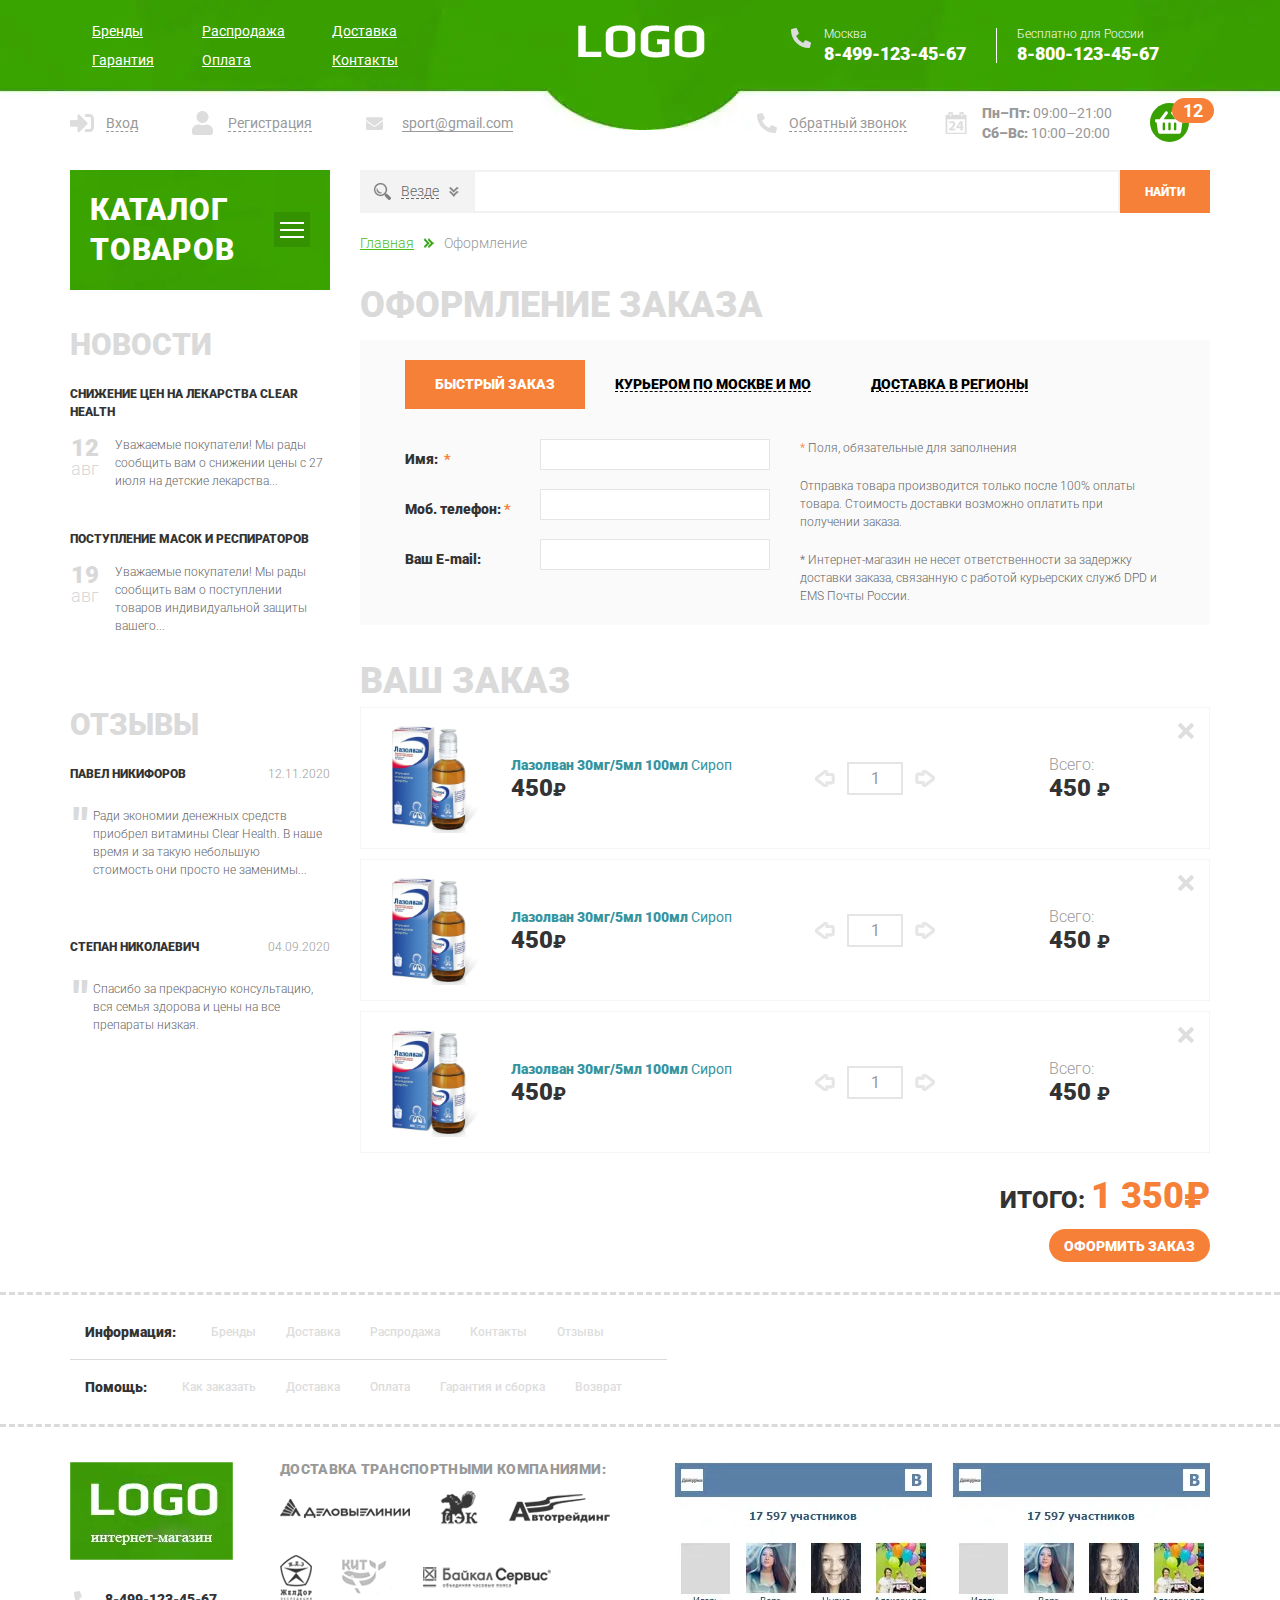
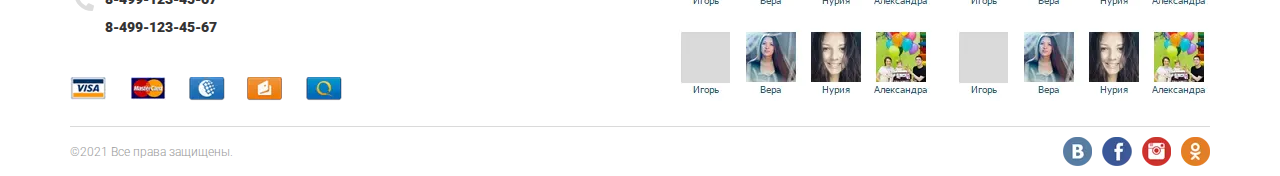
<file: checkout.html>
<!DOCTYPE html><html lang="ru"><head>	<title>Оформление</title>	<meta charset="UTF-8">	<meta name="format-detection" content="telephone=no">	<link rel="stylesheet" href="css/style.min.css">	<meta name="viewport" content="width=device-width, initial-scale=1.0"></head><body>	<div class="wrapper">		<header class="header">	<div class="header__top top-header">		<div class="top-header__content _container">			<div class="top-header__column">				<div class="top-header__menu">					<div class="menu__icon icon-menu">						<span></span>						<span></span>						<span></span>					</div>					<nav class="menu__body">						<ul class="menu__list">							<li><a href="#" class="menu__link">Бренды</a></li>							<li><a href="#" class="menu__link">Распродажа</a></li>							<li><a href="#" class="menu__link">Доставка</a></li>						</ul>						<ul class="menu__list">							<li><a href="#" class="menu__link">Гарантия</a></li>							<li><a href="#" class="menu__link _goto">Оплата</a></li>							<li><a href="#" class="menu__link">Контакты</a></li>						</ul>					</nav>				</div>			</div>			<div class="top-header__column">				<a href="index.html" class="top-header__logo"><picture><source srcset="img/icons/header/logo.webp" type="image/webp"><img src="img/icons/header/logo.png" alt=""></picture></a>			</div>			<div class="top-header__column">				<div class="top-header__contacts contacts-header">					<div class="contacts-header__column">						<div class="contacts-header__item contacts-header__item-icon">							<div class="contacts-header__label">Москва</div>							<a href="tel:84991234567" class="contacts-header__phone">8-499-123-45-67</a>						</div>					</div>					<div class="contacts-header__column">						<div class="contacts-header__item">							<div class="contacts-header__label">Бесплатно для России</div>							<a href="tel:88001234567" class="contacts-header__phone">8-800-123-45-67</a>						</div>					</div>				</div>			</div>		</div>	</div>	<div class="header__bottom bottom-header">		<div class="bottom-header__container _container">			<div class="bottom-header__column">				<ul data-da=".menu__body,640,0" class="bottom-header__actions actions-header">					<li>						<a href="#" class="actions-header__login"><span>Вход</span></a>					</li>					<li>						<a href="#" class="actions-header__reg"><span>Регистрация</span></a>					</li>					<li>						<a href="mailto:sport@gmail.com" class="actions-header__mail"><span>sport@gmail.com</span></a>					</li>				</ul>			</div>			<div data-da=".menu__body,640,3" class="bottom-header__column">				<div class="bottom-header__info info-header">					<div class="info-header__column">						<a href="#" class="info-header__callback"><span>Обратный звонок</span></a>					</div>					<div class="info-header__column">						<div class="info-header__schedule">							<p><span>Пн–Пт:</span> 09:00–21:00</p>							<p><span>Сб–Вс:</span> 10:00–20:00</p>						</div>					</div>					<div data-da=".contacts-header__column,640,2" class="info-header__column">						<a href="#" class="info-header__cart">							<picture><source srcset="img/icons/header/shopping-basket-solid.svg" type="image/webp"><img src="img/icons/header/shopping-basket-solid.svg" alt=""></picture>							<span>12</span>						</a>					</div>				</div>			</div>		</div>	</div></header>		<main class="page">			<div class="page__container _container">				<aside class="page__side">					<nav class="page__menu menu-page">						<div class="menu-page__header">							<div class="menu-page__title">Каталог товаров</div>							<div class="menu-page__burger">								<div class="menu-page__lines">									<span></span>									<span></span>									<span></span>								</div>							</div>						</div>						<div class="menu-page__body">							<ul class="menu-page__list">								<li><a href="#" class="menu-page__link">Косметика</a></li>								<li class="menu-page__product">									<a href="#" class="menu-page__link">Медицинские изделия</a>									<div class="menu-page__submenu submenu-page">										<div class="submenu-page__item">											<ul class="submenu-page__menu">												<li><a href="#" class="submenu-page__link">Витамины и добавки</a></li>												<li><a href="#" class="submenu-page__link">Болеутоляющие</a></li>												<li><a href="#" class="submenu-page__link">Гормональные препараты</a></li>												<li><a href="#" class="submenu-page__link">Заболевания крови</a></li>											</ul>											<div class="submenu-page__product">												<div class="item-product">													<div class="item-product__labels">														<div class="item-product__label">Новинка</div>													</div>													<a href="" class="item-product__image">														<picture><source srcset="img/icons/menu/01.webp" type="image/webp"><img src="img/icons/menu/01.png" alt="Тенисный стол. Земельный."></picture>													</a>													<div class="item-product__body">														<a href="" class="item-product__title">Кеторол экспресс 10мг 20 шт. таблетки														</a>														<div class="item-product__bottem">															<div class="item-product__old-price rub">																450															</div>															<a href="" class="item-product__add"></a>															<div class="item-product__price rub">450</div>														</div>													</div>												</div>											</div>										</div>									</div>								</li>								<li><a href="#" class="menu-page__link">Ватные изделия</a></li>								<li class="menu-page__product">									<a href="#" class="menu-page__link  ">Товары для дома</a>									<div class="menu-page__submenu submenu-page">										<div class="submenu-page__item">											<ul class="submenu-page__menu">												<li><a href="#" class="submenu-page__link">Очистка воды</a></li>												<li><a href="#" class="submenu-page__link">Бытовая химия</a></li>												<li><a href="#" class="submenu-page__link">Средства от насекомых</a></li>												<li><a href="#" class="submenu-page__link">Ароматерапия</a></li>											</ul>											<div class="submenu-page__product">												<div class="item-product">													<div class="item-product__labels">													</div>													<a href="" class="item-product__image">														<picture><source srcset="img/icons/menu/01.webp" type="image/webp"><img src="img/icons/menu/01.png" alt="Тенисный стол. Земельный."></picture>													</a>													<div class="item-product__body">														<a href="" class="item-product__title">Кеторол экспресс 10мг 20 шт. таблетки														</a>														<div class="item-product__bottem">															<div class="item-product__old-price rub">																450															</div>															<a href="" class="item-product__add"></a>															<div class="item-product__price rub">450</div>														</div>													</div>												</div>											</div>										</div>									</div>								</li>								<li><a href="#" class="menu-page__link">Аллергия</a></li>								<li><a href="#" class="menu-page__link">Гомеопатия</a></li>								<li><a href="#" class="menu-page__link">Дерматология</a></li>								<li class="menu-page__product">									<a href="#" class="menu-page__link">Оптика</a>									<div class="menu-page__submenu submenu-page">										<div class="submenu-page__item">											<ul class="submenu-page__menu">												<li><a href="#" class="submenu-page__link">Контактные линзы</a></li>												<li><a href="#" class="submenu-page__link">Аксессуары для линз</a></li>												<li><a href="#" class="submenu-page__link">Очки</a></li>												<li><a href="#" class="submenu-page__link">Аксессуары для очков</a></li>											</ul>											<div class="submenu-page__product">												<div class="item-product">													<div class="item-product__labels">														<div class="item-product__label">Товар дня</div>													</div>													<a href="" class="item-product__image">														<picture><source srcset="img/icons/menu/01.webp" type="image/webp"><img src="img/icons/menu/01.png" alt="Тенисный стол. Земельный."></picture>													</a>													<div class="item-product__body">														<a href="" class="item-product__title">Кеторол экспресс 10мг 20 шт. таблетки														</a>														<div class="item-product__bottem">															<div class="item-product__old-price rub">																450															</div>															<a href="" class="item-product__add"></a>															<div class="item-product__price rub">450</div>														</div>													</div>												</div>											</div>										</div>									</div>								</li>								<li><a href="#" class="menu-page__link">Антибактериальные средства</a></li>								<li><a href="#" class="menu-page__link">Репелленты</a></li>								<li><a href="#" class="menu-page__link">										Питание</a></li>								<li class="menu-page__product">									<a href="#" class="menu-page__link ">Детские										товары</a>									<div class="menu-page__submenu submenu-page">										<div class="submenu-page__item">											<ul class="submenu-page__menu">												<li><a href="#" class="submenu-page__link">Безопасность</a></li>												<li><a href="#" class="submenu-page__link">Игрушки</a></li>												<li><a href="#" class="submenu-page__link">Купание ребенка</a></li>												<li><a href="#" class="submenu-page__link">Подгузники детские</a></li>											</ul>											<div class="submenu-page__product">												<div class="item-product">													<div class="item-product__labels">														<div class="item-product__label">Товар дня</div>													</div>													<a href="" class="item-product__image">														<picture><source srcset="img/icons/menu/01.webp" type="image/webp"><img src="img/icons/menu/01.png" alt="Тенисный стол. Земельный."></picture>													</a>													<div class="item-product__body">														<a href="" class="item-product__title">Кеторол экспресс 10мг 20 шт. таблетки														</a>														<div class="item-product__bottem">															<div class="item-product__old-price rub">																450															</div>															<a href="" class="item-product__add"></a>															<div class="item-product__price rub">450</div>														</div>													</div>												</div>											</div>										</div>									</div>								</li>								<li><a href="#" class="menu-page__link">Спортивное питание</a></li>								<li><a href="#" class="menu-page__link">Подарочные наборы</a></li>								<li class="menu-page__product">									<a href="#" class="menu-page__link  ">БАДы</a>									<div class="menu-page__submenu submenu-page">										<div class="submenu-page__item">											<ul class="submenu-page__menu">												<li><a href="#" class="submenu-page__link">БАДы для глаз</a></li>												<li><a href="#" class="submenu-page__link">Успокаивающие БАД</a></li>												<li><a href="#" class="submenu-page__link">БАДы для детей</a></li>												<li><a href="#" class="submenu-page__link">Фиточаи</a></li>											</ul>											<div class="submenu-page__product">												<div class="item-product">													<div class="item-product__labels">														<div class="item-product__label">Товар дня</div>													</div>													<a href="" class="item-product__image">														<picture><source srcset="img/icons/menu/01.webp" type="image/webp"><img src="img/icons/menu/01.png" alt="Тенисный стол. Земельный."></picture>													</a>													<div class="item-product__body">														<a href="" class="item-product__title">Кеторол экспресс 10мг 20 шт. таблетки														</a>														<div class="item-product__bottem">															<div class="item-product__old-price rub">																450															</div>															<a href="" class="item-product__add"></a>															<div class="item-product__price rub">450</div>														</div>													</div>												</div>											</div>										</div>									</div>								</li>							</ul>						</div>						<!-- <div class="menu-page__submenu submenu-page">						</div> -->					</nav>					<div class="page__content-side" data-da=".page__content,992,last">						<div class="page__news-side news-side">							<a href="#" class="news-side__title side-title">Новости</a>							<div class="news-side__items">								<div class="news-side__item">									<a href="#" class="news-side__label">Снижение цен на лекарства CLEAR HEALTH</a>									<div class="news-side__body">										<div class="news-side__data">											<span>12</span> авг										</div>										<div class="news-side__text">											Уважаемые покупатели!											Мы рады сообщить вам о снижении											цены с 27 июля на детские лекарства...										</div>									</div>								</div>								<div class="news-side__item">									<a href="#" class="news-side__label">Поступление масок и респираторов</a>									<div class="news-side__body">										<div class="news-side__data">											<span>19</span> авг										</div>										<div class="news-side__text">											Уважаемые покупатели!											Мы рады сообщить вам о поступлении											товаров индивидуальной защиты вашего...										</div>									</div>								</div>							</div>						</div>						<div class="page__reviews-side reviews-side">							<a href="#" class="reviews-side__title side-title">Отзывы</a>							<div class="reviews-side__items">								<a href="#" class="reviews-side__item">									<div class="reviews-side__header">										<div class="reviews-side__user">Павел Никифоров</div>										<div class="reviews-side__data">12.11.2020</div>									</div>									<div class="reviews-side__body">										Ради экономии денежных средств приобрел										витамины Clear Health. В наше время										и за такую небольшую стоимость										они просто не заменимы...									</div>								</a>								<a href="#" class="reviews-side__item">									<div class="reviews-side__header">										<div class="reviews-side__user">Степан Николаевич</div>										<div class="reviews-side__data">04.09.2020</div>									</div>									<div class="reviews-side__body">										Спасибо за прекрасную консультацию,										вся семья здорова и цены на										все препараты низкая.									</div>								</a>							</div>						</div>					</div>				</aside>				<div class="page__content">					<form action="#" class="page__search search-page">						<div class="search-page__select">							<div class="search-page__title"><span>Везде</span><span data-text="Выбрано:"									class="search-page__quantity"></span></div>							<div class="search-page__categories categories-search">								<div class="categories-search__row">									<div class="categories-search__column">										<ul class="categories-search__list">											<li>												<label class="categories-search__checkbox checkbox">													<input data-error="Ошибка" class="checkbox__input" type="checkbox" value="1"														name="form[]">													<span class="checkbox__text"><span>Уход за больными</span></span>												</label>											</li>											<li>												<label class="categories-search__checkbox checkbox">													<input data-error="Ошибка" class="checkbox__input" type="checkbox" value="1"														name="form[]">													<span class="checkbox__text"><span>Пищеварительная система</span></span>												</label>											</li>											<li>												<label class="categories-search__checkbox checkbox">													<input data-error="Ошибка" class="checkbox__input" type="checkbox" value="1"														name="form[]">													<span class="checkbox__text"><span>Средства гигиены</span></span>												</label>											</li>											<li>												<label class="categories-search__checkbox checkbox">													<input data-error="Ошибка" class="checkbox__input" type="checkbox" value="1"														name="form[]">													<span class="checkbox__text"><span>Товары для дома</span></span>												</label>											</li>											<li>												<label class="categories-search__checkbox checkbox">													<input data-error="Ошибка" class="checkbox__input" type="checkbox" value="1"														name="form[]">													<span class="checkbox__text"><span>Косметика</span></span>												</label>											</li>										</ul>									</div>									<div class="categories-search__column">										<ul class="categories-search__list">											<li>												<label class="categories-search__checkbox checkbox">													<input data-error="Ошибка" class="checkbox__input" type="checkbox" value="1"														name="form[]">													<span class="checkbox__text"><span>Уход за больными</span></span>												</label>											</li>											<li>												<label class="categories-search__checkbox checkbox">													<input data-error="Ошибка" class="checkbox__input" type="checkbox" value="1"														name="form[]">													<span class="checkbox__text"><span>Пищеварительная система</span></span>												</label>											</li>											<li>												<label class="categories-search__checkbox checkbox">													<input data-error="Ошибка" class="checkbox__input" type="checkbox" value="1"														name="form[]">													<span class="checkbox__text"><span>Средства гигиены</span></span>												</label>											</li>											<li>												<label class="categories-search__checkbox checkbox">													<input data-error="Ошибка" class="checkbox__input" type="checkbox" value="1"														name="form[]">													<span class="checkbox__text"><span>Товары для дома</span></span>												</label>											</li>											<li>												<label class="categories-search__checkbox checkbox">													<input data-error="Ошибка" class="checkbox__input" type="checkbox" value="1"														name="form[]">													<span class="checkbox__text"><span>Косметика</span></span>												</label>											</li>										</ul>									</div>									<div class="categories-search__column">										<ul class="categories-search__list">											<li>												<label class="categories-search__checkbox checkbox">													<input data-error="Ошибка" class="checkbox__input" type="checkbox" value="1"														name="form[]">													<span class="checkbox__text"><span>Уход за больными</span></span>												</label>											</li>											<li>												<label class="categories-search__checkbox checkbox">													<input data-error="Ошибка" class="checkbox__input" type="checkbox" value="1"														name="form[]">													<span class="checkbox__text"><span>Пищеварительная система</span></span>												</label>											</li>											<li>												<label class="categories-search__checkbox checkbox">													<input data-error="Ошибка" class="checkbox__input" type="checkbox" value="1"														name="form[]">													<span class="checkbox__text"><span>Средства гигиены</span></span>												</label>											</li>											<li>												<label class="categories-search__checkbox checkbox">													<input data-error="Ошибка" class="checkbox__input" type="checkbox" value="1"														name="form[]">													<span class="checkbox__text"><span>Товары для дома</span></span>												</label>											</li>											<li>												<label class="categories-search__checkbox checkbox">													<input data-error="Ошибка" class="checkbox__input" type="checkbox" value="1"														name="form[]">													<span class="checkbox__text"><span>Косметика</span></span>												</label>											</li>										</ul>									</div>								</div>							</div>						</div>						<div class="search-page__input">							<input autocomplete="off" type="text" name="form[]" data-error="Ошибка" data-value=""								class="input">						</div>						<button type="submit" class="search-page__btn btn">Найти</button>					</form>					<nav class="breadcrumbs">						<ul class="breadcrumbs__list">							<li>								<a href="" class="breadcrumbs__link">Главная</a>							</li>							<li>								<span class="breadcrumbs__item">Оформление</span>							</li>						</ul>					</nav>					<form action="#" class="checkout">						<div class="checkout__title">Оформление заказа</div>						<div class="checkout__content content-checkout _tabs">							<nav class="content-checkout__nav">								<div class="content-checkout__item _tabs-item _active"><span>Быстрый заказ</span></div>								<div class="content-checkout__item _tabs-item"><span>Курьером по москве и мо</span></div>								<div class="content-checkout__item _tabs-item"><span>Доставка в регионы</span></div>							</nav>							<div class="content-checkout__body">								<div class="content-checkout__block _tabs-block _active">									<div class="content-checkout__form form-checkout">										<div class="form-checkout__column">											<div class="form-checkout__line">												<div class="form-checkout__label">Имя:&nbsp; <span>*</span></div>												<div class="form-checkout__input">													<input autocomplete="off" type="text" name="form[Имя]" data-error="Ошибка"														data-value="" class="input _req">												</div>											</div>											<div class="form-checkout__line">												<div class="form-checkout__label">Моб. телефон:&nbsp;<span>*</span></div>												<div class="form-checkout__input">													<input autocomplete="off" type="text" name="form[]" data-error="Ошибка"														data-value="" class="input _req">												</div>											</div>											<div class="form-checkout__line">												<div class="form-checkout__label">Ваш E-mail:&nbsp;</div>												<div class="form-checkout__input">													<input autocomplete="off" type="text" name="form[]" data-error="Ошибка"														data-value="" class="input _req _email">												</div>											</div>										</div>										<div class="form-checkout__column">											<div class="form-checkout__text">												<p><span>*</span> Поля, обязательные для заполнения</p>												<p>													Отправка товара производится только после 100% оплаты													товара. Стоимость доставки возможно оплатить при													получении заказа.												</p>												<p>													* Интернет-магазин не несет ответственности за задержку													доставки заказа, связанную с работой курьерских служб DPD													и EMS Почты России.												</p>											</div>										</div>									</div>								</div>								<div class="content-checkout__block _tabs-block">									<div class="content-checkout__form form-checkout">										<div class="form-checkout__column">											<div class="form-checkout__line">												<div class="form-checkout__label">Имя:&nbsp; <span>*</span></div>												<div class="form-checkout__input">													<input autocomplete="off" type="text" name="form[]" data-error="Ошибка"														data-value="" class="input _req">												</div>											</div>											<div class="form-checkout__line">												<div class="form-checkout__label">Моб. телефон:&nbsp;<span>*</span></div>												<div class="form-checkout__input">													<input autocomplete="off" type="text" name="form[]" data-error="Ошибка"														data-value="" class="input _req">												</div>											</div>											<div class="form-checkout__line">												<div class="form-checkout__label">Ваш E-mail:&nbsp;</div>												<div class="form-checkout__input">													<input autocomplete="off" type="text" name="form[]" data-error="Ошибка"														data-value="" class="input _req">												</div>											</div>											<div class="form-checkout__line">												<div class="form-checkout__label">Ваш Адрес:&nbsp;</div>												<div class="form-checkout__input">													<input autocomplete="off" type="text" name="form[]" data-error="Ошибка"														data-value="" class="input _req">												</div>											</div>										</div>										<div class="form-checkout__column">											<div class="form-checkout__text">												<p><span>*</span> Поля, обязательные для заполнения</p>												<p>													Отправка товара производится только после 100% оплаты													товара. Стоимость доставки возможно оплатить при													получении заказа.												</p>												<p>													* Интернет-магазин не несет ответственности за задержку													доставки заказа, связанную с работой курьерских служб DPD													и EMS Почты России.												</p>											</div>										</div>									</div>								</div>								<div class="content-checkout__block _tabs-block">									<div class="content-checkout__form form-checkout">										<div class="form-checkout__column">											<div class="form-checkout__line">												<div class="form-checkout__label">Имя:&nbsp; <span>*</span></div>												<div class="form-checkout__input">													<input autocomplete="off" type="text" name="name" data-error="Ошибка"														data-value="" class="input _req">												</div>											</div>											<div class="form-checkout__line">												<div class="form-checkout__label">Моб. телефон:&nbsp;<span>*</span></div>												<div class="form-checkout__input">													<input autocomplete="off" type="text" name="phone" data-error="Ошибка"														data-value="" class="input _req _phone">												</div>											</div>											<div class="form-checkout__line">												<div class="form-checkout__label">Ваш E-mail:&nbsp;</div>												<div class="form-checkout__input">													<input autocomplete="off" type="text" name="email" data-error="Ошибка"														data-value="" class="input _req email">												</div>											</div>											<div class="form-checkout__line">												<div class="form-checkout__label">Ваш Регион<span>*</span></div>												<div class="form-checkout__input">													<input autocomplete="off" type="text" name="region" data-error="Ошибка"														data-value="" class="input _req">												</div>											</div>											<div class="form-checkout__line">												<div class="form-checkout__label">Ваш Адрес:&nbsp;<span>*</span></div>												<div class="form-checkout__input">													<input autocomplete="off" type="text" name="adres" data-error="Ошибка"														data-value="" class="input _req">												</div>											</div>										</div>										<div class="form-checkout__column">											<div class="form-checkout__text">												<p><span>*</span> Поля, обязательные для заполнения</p>												<p>													Отправка товара производится только после 100% оплаты													товара. Стоимость доставки возможно оплатить при													получении заказа.												</p>												<p>													* Интернет-магазин не несет ответственности за задержку													доставки заказа, связанную с работой курьерских служб DPD													и EMS Почты России.												</p>											</div>										</div>									</div>								</div>							</div>						</div>						<div class="checkout__order order-checkout">							<div class="order-checkout__title">Ваш заказ</div>							<div class="order-checkout__items">								<div class="order-checkout__item item-order">									<div class="item-order__content">										<a href="" class="item-order__image">											<picture><source srcset="img/icons/products/01.webp" type="image/webp"><img src="img/icons/products/01.jpg" alt=""></picture>										</a>										<div class="item-order__body">											<a href="" class="item-order__title"><span>Лазолван 30мг/5мл 100мл</span>												Cироп											</a>											<div class="item-order__price rub">450</div>										</div>									</div>									<div class="item-order__quantity">										<div class="quantity">											<div class="quantity__button quantity__button_minus"></div>											<div class="quantity__input">												<input autocomplete="off" type="text" name="form[]" value="1">											</div>											<div class="quantity__button quantity__button_plus"></div>										</div>									</div>									<div class="item-order__total">										<div class="item-order__label">Всего: </div>										<div class="item-order__price rub">450 </div>									</div>									<a href="" class="item-order__delete"></a>								</div>								<div class="order-checkout__item item-order">									<div class="item-order__content">										<a href="" class="item-order__image">											<picture><source srcset="img/icons/products/01.webp" type="image/webp"><img src="img/icons/products/01.jpg" alt=""></picture>										</a>										<div class="item-order__body">											<a href="" class="item-order__title"><span>Лазолван 30мг/5мл 100мл</span>												Cироп											</a>											<div class="item-order__price rub">450</div>										</div>									</div>									<div class="item-order__quantity">										<div class="quantity">											<div class="quantity__button quantity__button_minus"></div>											<div class="quantity__input">												<input autocomplete="off" type="text" name="form[]" value="1">											</div>											<div class="quantity__button quantity__button_plus"></div>										</div>									</div>									<div class="item-order__total">										<div class="item-order__label">Всего: </div>										<div class="item-order__price rub">450 </div>									</div>									<a href="" class="item-order__delete"></a>								</div>								<div class="order-checkout__item item-order">									<div class="item-order__content">										<a href="" class="item-order__image">											<picture><source srcset="img/icons/products/01.webp" type="image/webp"><img src="img/icons/products/01.jpg" alt=""></picture>										</a>										<div class="item-order__body">											<a href="" class="item-order__title"><span>Лазолван 30мг/5мл 100мл</span>												Cироп											</a>											<div class="item-order__price rub">450</div>										</div>									</div>									<div class="item-order__quantity">										<div class="quantity">											<div class="quantity__button quantity__button_minus"></div>											<div class="quantity__input">												<input autocomplete="off" type="text" name="form[]" value="1">											</div>											<div class="quantity__button quantity__button_plus"></div>										</div>									</div>									<div class="item-order__total">										<div class="item-order__label">Всего: </div>										<div class="item-order__price rub">450 </div>									</div>									<a href="" class="item-order__delete"></a>								</div>							</div>							<div class="order-checkout__footer">								<div class="order-checkout__total">									Итого: <span class="rub">1 350</span>								</div>								<button type="submit" class="order-checkout__btn">Оформить заказ</button>							</div>						</div>					</form>				</div>			</div>			<div class="page__info-menu info-menu">				<div class="info-menu__content _container">					<div class="info-menu__body">						<div class="info-menu__line">							<div class="info-menu__label">Информация:</div>							<ul class="info-menu__list">								<li><a href="" class="info-menu__link">Бренды</a></li>								<li><a href="" class="info-menu__link">Доставка</a></li>								<li><a href="" class="info-menu__link">Распродажа</a></li>								<li><a href="" class="info-menu__link">Контакты</a></li>								<li><a href="" class="info-menu__link">Отзывы</a></li>							</ul>						</div>						<div class="info-menu__line">							<div class="info-menu__label">Помощь:</div>							<ul class="info-menu__list">								<li><a href="" class="info-menu__link">Как заказать</a></li>								<li><a href="" class="info-menu__link">Доставка</a></li>								<li><a href="" class="info-menu__link">Оплата</a></li>								<li><a href="" class="info-menu__link">Гарантия и сборка</a></li>								<li><a href="" class="info-menu__link">Возврат</a></li>							</ul>						</div>					</div>				</div>			</div>		</main>		<footer class="footer">	<div class="footer__content _container">		<div class="footer__body">			<div class="footer__column">				<div class="footer__block block-footer">					<div class="block-footer__column">						<a href="" class="logo-footer">							<picture><source srcset="img/icons/footer/logo__footer.webp" type="image/webp"><img src="img/icons/footer/logo__footer.png" alt=""></picture>						</a>						<div class="block-footer__phones">							<p><a href="tel:84991234567" class="block-footer__phone">8-499-123-45-67</a></p>							<p><a href="tel:84991234567" class="block-footer__phone">8-499-123-45-67</a></p>						</div>					</div>					<div class="block-footer__column">						<div class="block-footer__delivery delivery-footer">							<div class="delivery-footer__title">Доставка транспортными компаниями:</div>							<div class="delivery-footer__items">								<div class="delivery-footer__item">									<picture><source srcset="img/icons/footer/03.webp" type="image/webp"><img src="img/icons/footer/03.png" alt=""></picture>								</div>								<div class="delivery-footer__item">									<picture><source srcset="img/icons/footer/04.webp" type="image/webp"><img src="img/icons/footer/04.png" alt=""></picture>								</div>								<div class="delivery-footer__item">									<picture><source srcset="img/icons/footer/05.webp" type="image/webp"><img src="img/icons/footer/05.png" alt=""></picture>								</div>								<div class="delivery-footer__item">									<picture><source srcset="img/icons/footer/06.webp" type="image/webp"><img src="img/icons/footer/06.png" alt=""></picture>								</div>								<div class="delivery-footer__item">									<picture><source srcset="img/icons/footer/07.webp" type="image/webp"><img src="img/icons/footer/07.png" alt=""></picture>								</div>								<div class="delivery-footer__item">									<picture><source srcset="img/icons/footer/08.webp" type="image/webp"><img src="img/icons/footer/08.png" alt=""></picture>								</div>							</div>						</div>					</div>				</div>				<div class="footer__payments">					<picture><source srcset="img/icons/footer/09.webp" type="image/webp"><img src="img/icons/footer/09.png" alt=""></picture>				</div>			</div>			<div class="footer__column">				<div class="footer__widgets widgets-footer">					<div class="widgets-footer__column">						<picture><source srcset="img/icons/mes/66.webp" type="image/webp"><img src="img/icons/mes/66.png" alt=""></picture>					</div>					<div class="widgets-footer__column">						<picture><source srcset="img/icons/mes/66.webp" type="image/webp"><img src="img/icons/mes/66.png" alt=""></picture>					</div>				</div>			</div>		</div>		<div class="footer__bottom">			<div class="footer__copy">©2021 Все права защищены.</div>			<div class="footer__social social-footer">				<a href="" class="social-footer__item">					<picture><source srcset="img/icons/mes/01.webp" type="image/webp"><img src="img/icons/mes/01.png" alt=""></picture>				</a>				<a href="" class="social-footer__item">					<picture><source srcset="img/icons/mes/02.webp" type="image/webp"><img src="img/icons/mes/02.png" alt=""></picture>				</a>				<a href="" class="social-footer__item">					<picture><source srcset="img/icons/mes/03.webp" type="image/webp"><img src="img/icons/mes/03.png" alt=""></picture>				</a>				<a href="" class="social-footer__item">					<picture><source srcset="img/icons/mes/04.webp" type="image/webp"><img src="img/icons/mes/04.png" alt=""></picture>				</a>			</div>		</div>	</div></footer>	</div>	<div class="popup">	<div class="popup__content">		<div class="popup__body">			<div class="popup__close"></div>		</div>	</div></div><div class="popup popup_video">	<div class="popup__content">		<div class="popup__body">			<div class="popup__close popup__close_video"></div>			<div class="popup__video _video"></div>		</div>	</div></div>	<!-- <script src="https://code.jquery.com/jquery-3.3.1.min.js"></script> --><script src="js/vendors.min.js"></script><script src="js/app.min.js"></script></body></html>
</file>
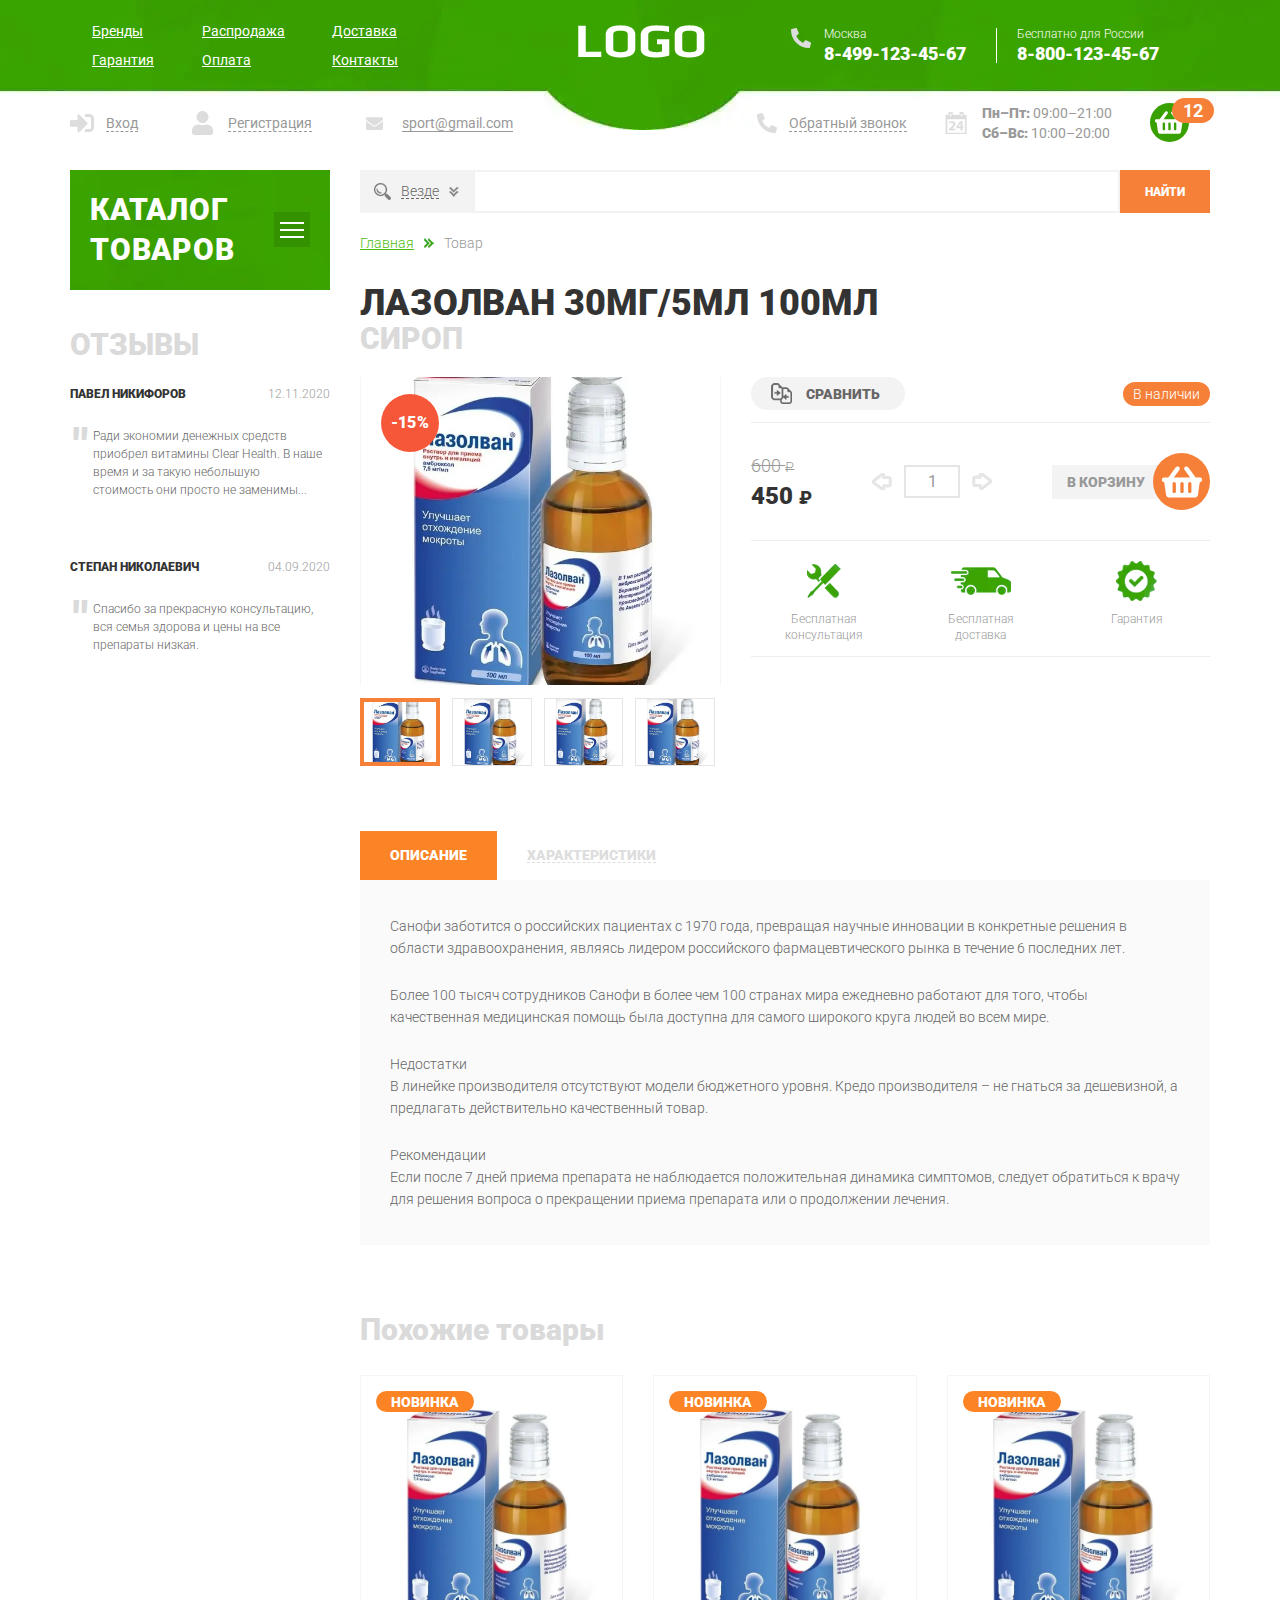
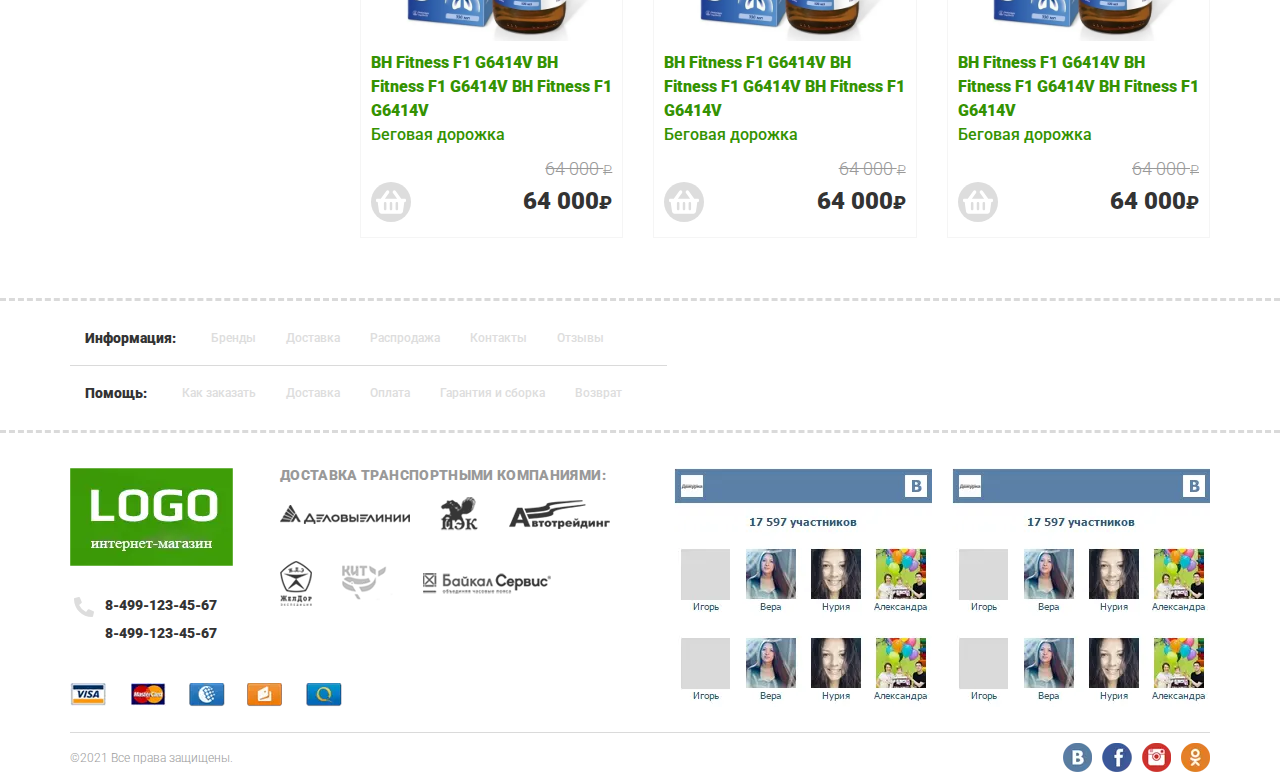
<file: product.html>
<!DOCTYPE html><html lang="ru"><head>	<title>Товар</title>	<meta charset="UTF-8">	<meta name="format-detection" content="telephone=no">	<link rel="stylesheet" href="css/style.min.css">	<meta name="viewport" content="width=device-width, initial-scale=1.0"></head><body>	<div class="wrapper">		<header class="header">	<div class="header__top top-header">		<div class="top-header__content _container">			<div class="top-header__column">				<div class="top-header__menu">					<div class="menu__icon icon-menu">						<span></span>						<span></span>						<span></span>					</div>					<nav class="menu__body">						<ul class="menu__list">							<li><a href="#" class="menu__link">Бренды</a></li>							<li><a href="#" class="menu__link">Распродажа</a></li>							<li><a href="#" class="menu__link">Доставка</a></li>						</ul>						<ul class="menu__list">							<li><a href="#" class="menu__link">Гарантия</a></li>							<li><a href="#" class="menu__link _goto">Оплата</a></li>							<li><a href="#" class="menu__link">Контакты</a></li>						</ul>					</nav>				</div>			</div>			<div class="top-header__column">				<a href="index.html" class="top-header__logo"><picture><source srcset="img/icons/header/logo.webp" type="image/webp"><img src="img/icons/header/logo.png" alt=""></picture></a>			</div>			<div class="top-header__column">				<div class="top-header__contacts contacts-header">					<div class="contacts-header__column">						<div class="contacts-header__item contacts-header__item-icon">							<div class="contacts-header__label">Москва</div>							<a href="tel:84991234567" class="contacts-header__phone">8-499-123-45-67</a>						</div>					</div>					<div class="contacts-header__column">						<div class="contacts-header__item">							<div class="contacts-header__label">Бесплатно для России</div>							<a href="tel:88001234567" class="contacts-header__phone">8-800-123-45-67</a>						</div>					</div>				</div>			</div>		</div>	</div>	<div class="header__bottom bottom-header">		<div class="bottom-header__container _container">			<div class="bottom-header__column">				<ul data-da=".menu__body,640,0" class="bottom-header__actions actions-header">					<li>						<a href="#" class="actions-header__login"><span>Вход</span></a>					</li>					<li>						<a href="#" class="actions-header__reg"><span>Регистрация</span></a>					</li>					<li>						<a href="mailto:sport@gmail.com" class="actions-header__mail"><span>sport@gmail.com</span></a>					</li>				</ul>			</div>			<div data-da=".menu__body,640,3" class="bottom-header__column">				<div class="bottom-header__info info-header">					<div class="info-header__column">						<a href="#" class="info-header__callback"><span>Обратный звонок</span></a>					</div>					<div class="info-header__column">						<div class="info-header__schedule">							<p><span>Пн–Пт:</span> 09:00–21:00</p>							<p><span>Сб–Вс:</span> 10:00–20:00</p>						</div>					</div>					<div data-da=".contacts-header__column,640,2" class="info-header__column">						<a href="#" class="info-header__cart">							<picture><source srcset="img/icons/header/shopping-basket-solid.svg" type="image/webp"><img src="img/icons/header/shopping-basket-solid.svg" alt=""></picture>							<span>12</span>						</a>					</div>				</div>			</div>		</div>	</div></header>		<main class="page">			<div class="page__container _container">				<aside class="page__side">					<nav class="page__menu menu-page">						<div class="menu-page__header">							<div class="menu-page__title">Каталог товаров</div>							<div class="menu-page__burger">								<div class="menu-page__lines">									<span></span>									<span></span>									<span></span>								</div>							</div>						</div>						<div class="menu-page__body">							<ul class="menu-page__list">								<li><a href="#" class="menu-page__link">Косметика</a></li>								<li class="menu-page__product">									<a href="#" class="menu-page__link">Медицинские изделия</a>									<div class="menu-page__submenu submenu-page">										<div class="submenu-page__item">											<ul class="submenu-page__menu">												<li><a href="#" class="submenu-page__link">Витамины и добавки</a></li>												<li><a href="#" class="submenu-page__link">Болеутоляющие</a></li>												<li><a href="#" class="submenu-page__link">Гормональные препараты</a></li>												<li><a href="#" class="submenu-page__link">Заболевания крови</a></li>											</ul>											<div class="submenu-page__product">												<div class="item-product">													<div class="item-product__labels">														<div class="item-product__label">Новинка</div>													</div>													<a href="" class="item-product__image">														<picture><source srcset="img/icons/menu/01.webp" type="image/webp"><img src="img/icons/menu/01.png" alt="Тенисный стол. Земельный."></picture>													</a>													<div class="item-product__body">														<a href="" class="item-product__title">Кеторол экспресс 10мг 20 шт. таблетки														</a>														<div class="item-product__bottem">															<div class="item-product__old-price rub">																64 000															</div>															<a href="" class="item-product__add"></a>															<div class="item-product__price rub">64 000</div>														</div>													</div>												</div>											</div>										</div>									</div>								</li>								<li><a href="#" class="menu-page__link">Ватные изделия</a></li>								<li class="menu-page__product">									<a href="#" class="menu-page__link  ">Товары для дома</a>									<div class="menu-page__submenu submenu-page">										<div class="submenu-page__item">											<ul class="submenu-page__menu">												<li><a href="#" class="submenu-page__link">Очистка воды</a></li>												<li><a href="#" class="submenu-page__link">Бытовая химия</a></li>												<li><a href="#" class="submenu-page__link">Средства от насекомых</a></li>												<li><a href="#" class="submenu-page__link">Ароматерапия</a></li>											</ul>											<div class="submenu-page__product">												<div class="item-product">													<div class="item-product__labels">													</div>													<a href="" class="item-product__image">														<picture><source srcset="img/icons/menu/01.webp" type="image/webp"><img src="img/icons/menu/01.png" alt="Тенисный стол. Земельный."></picture>													</a>													<div class="item-product__body">														<a href="" class="item-product__title">Кеторол экспресс 10мг 20 шт. таблетки														</a>														<div class="item-product__bottem">															<div class="item-product__old-price rub">																64 000															</div>															<a href="" class="item-product__add"></a>															<div class="item-product__price rub">64 000</div>														</div>													</div>												</div>											</div>										</div>									</div>								</li>								<li><a href="#" class="menu-page__link">Аллергия</a></li>								<li><a href="#" class="menu-page__link">Гомеопатия</a></li>								<li><a href="#" class="menu-page__link">Дерматология</a></li>								<li class="menu-page__product">									<a href="#" class="menu-page__link">Оптика</a>									<div class="menu-page__submenu submenu-page">										<div class="submenu-page__item">											<ul class="submenu-page__menu">												<li><a href="#" class="submenu-page__link">Контактные линзы</a></li>												<li><a href="#" class="submenu-page__link">Аксессуары для линз</a></li>												<li><a href="#" class="submenu-page__link">Очки</a></li>												<li><a href="#" class="submenu-page__link">Аксессуары для очков</a></li>											</ul>											<div class="submenu-page__product">												<div class="item-product">													<div class="item-product__labels">														<div class="item-product__label">Товар дня</div>													</div>													<a href="" class="item-product__image">														<picture><source srcset="img/icons/menu/01.webp" type="image/webp"><img src="img/icons/menu/01.png" alt="Тенисный стол. Земельный."></picture>													</a>													<div class="item-product__body">														<a href="" class="item-product__title">Кеторол экспресс 10мг 20 шт. таблетки														</a>														<div class="item-product__bottem">															<div class="item-product__old-price rub">																64 000															</div>															<a href="" class="item-product__add"></a>															<div class="item-product__price rub">64 000</div>														</div>													</div>												</div>											</div>										</div>									</div>								</li>								<li><a href="#" class="menu-page__link">Антибактериальные средства</a></li>								<li><a href="#" class="menu-page__link">Репелленты</a></li>								<li><a href="#" class="menu-page__link">										Питание</a></li>								<li class="menu-page__product">									<a href="#" class="menu-page__link ">Детские										товары</a>									<div class="menu-page__submenu submenu-page">										<div class="submenu-page__item">											<ul class="submenu-page__menu">												<li><a href="#" class="submenu-page__link">Безопасность</a></li>												<li><a href="#" class="submenu-page__link">Игрушки</a></li>												<li><a href="#" class="submenu-page__link">Купание ребенка</a></li>												<li><a href="#" class="submenu-page__link">Подгузники детские</a></li>											</ul>											<div class="submenu-page__product">												<div class="item-product">													<div class="item-product__labels">														<div class="item-product__label">Товар дня</div>													</div>													<a href="" class="item-product__image">														<picture><source srcset="img/icons/menu/01.webp" type="image/webp"><img src="img/icons/menu/01.png" alt="Тенисный стол. Земельный."></picture>													</a>													<div class="item-product__body">														<a href="" class="item-product__title">Кеторол экспресс 10мг 20 шт. таблетки														</a>														<div class="item-product__bottem">															<div class="item-product__old-price rub">																64 000															</div>															<a href="" class="item-product__add"></a>															<div class="item-product__price rub">64 000</div>														</div>													</div>												</div>											</div>										</div>									</div>								</li>								<li><a href="#" class="menu-page__link">Спортивное питание</a></li>								<li><a href="#" class="menu-page__link">Подарочные наборы</a></li>								<li class="menu-page__product">									<a href="#" class="menu-page__link  ">БАДы</a>									<div class="menu-page__submenu submenu-page">										<div class="submenu-page__item">											<ul class="submenu-page__menu">												<li><a href="#" class="submenu-page__link">БАДы для глаз</a></li>												<li><a href="#" class="submenu-page__link">Успокаивающие БАД</a></li>												<li><a href="#" class="submenu-page__link">БАДы для детей</a></li>												<li><a href="#" class="submenu-page__link">Фиточаи</a></li>											</ul>											<div class="submenu-page__product">												<div class="item-product">													<div class="item-product__labels">														<div class="item-product__label">Товар дня</div>													</div>													<a href="" class="item-product__image">														<picture><source srcset="img/icons/menu/01.webp" type="image/webp"><img src="img/icons/menu/01.png" alt="Тенисный стол. Земельный."></picture>													</a>													<div class="item-product__body">														<a href="" class="item-product__title">Кеторол экспресс 10мг 20 шт. таблетки														</a>														<div class="item-product__bottem">															<div class="item-product__old-price rub">																64 000															</div>															<a href="" class="item-product__add"></a>															<div class="item-product__price rub">64 000</div>														</div>													</div>												</div>											</div>										</div>									</div>								</li>							</ul>						</div>						<!-- <div class="menu-page__submenu submenu-page">						</div> -->					</nav>					<div class="page__reviews-side reviews-side">						<a href="#" class="reviews-side__title side-title">Отзывы</a>						<div class="reviews-side__items">							<a href="#" class="reviews-side__item">								<div class="reviews-side__header">									<div class="reviews-side__user">Павел Никифоров</div>									<div class="reviews-side__data">12.11.2020</div>								</div>								<div class="reviews-side__body">									Ради экономии денежных средств приобрел									витамины Clear Health. В наше время									и за такую небольшую стоимость									они просто не заменимы...								</div>							</a>							<a href="#" class="reviews-side__item">								<div class="reviews-side__header">									<div class="reviews-side__user">Степан Николаевич</div>									<div class="reviews-side__data">04.09.2020</div>								</div>								<div class="reviews-side__body">									Спасибо за прекрасную консультацию,									вся семья здорова и цены на									все препараты низкая.								</div>							</a>						</div>					</div>				</aside>				<div class="page__content">					<form action="#" class="page__search search-page">						<div class="search-page__select">							<div class="search-page__title"><span>Везде</span><span data-text="Выбрано:"									class="search-page__quantity"></span></div>							<div class="search-page__categories categories-search">								<div class="categories-search__row">									<div class="categories-search__column">										<ul class="categories-search__list">											<li>												<label class="categories-search__checkbox checkbox">													<input data-error="Ошибка" class="checkbox__input" type="checkbox" value="1"														name="form[]">													<span class="checkbox__text"><span>Уход за больными</span></span>												</label>											</li>											<li>												<label class="categories-search__checkbox checkbox">													<input data-error="Ошибка" class="checkbox__input" type="checkbox" value="1"														name="form[]">													<span class="checkbox__text"><span>Пищеварительная система</span></span>												</label>											</li>											<li>												<label class="categories-search__checkbox checkbox">													<input data-error="Ошибка" class="checkbox__input" type="checkbox" value="1"														name="form[]">													<span class="checkbox__text"><span>Средства гигиены</span></span>												</label>											</li>											<li>												<label class="categories-search__checkbox checkbox">													<input data-error="Ошибка" class="checkbox__input" type="checkbox" value="1"														name="form[]">													<span class="checkbox__text"><span>Товары для дома</span></span>												</label>											</li>											<li>												<label class="categories-search__checkbox checkbox">													<input data-error="Ошибка" class="checkbox__input" type="checkbox" value="1"														name="form[]">													<span class="checkbox__text"><span>Косметика</span></span>												</label>											</li>										</ul>									</div>									<div class="categories-search__column">										<ul class="categories-search__list">											<li>												<label class="categories-search__checkbox checkbox">													<input data-error="Ошибка" class="checkbox__input" type="checkbox" value="1"														name="form[]">													<span class="checkbox__text"><span>Уход за больными</span></span>												</label>											</li>											<li>												<label class="categories-search__checkbox checkbox">													<input data-error="Ошибка" class="checkbox__input" type="checkbox" value="1"														name="form[]">													<span class="checkbox__text"><span>Пищеварительная система</span></span>												</label>											</li>											<li>												<label class="categories-search__checkbox checkbox">													<input data-error="Ошибка" class="checkbox__input" type="checkbox" value="1"														name="form[]">													<span class="checkbox__text"><span>Средства гигиены</span></span>												</label>											</li>											<li>												<label class="categories-search__checkbox checkbox">													<input data-error="Ошибка" class="checkbox__input" type="checkbox" value="1"														name="form[]">													<span class="checkbox__text"><span>Товары для дома</span></span>												</label>											</li>											<li>												<label class="categories-search__checkbox checkbox">													<input data-error="Ошибка" class="checkbox__input" type="checkbox" value="1"														name="form[]">													<span class="checkbox__text"><span>Косметика</span></span>												</label>											</li>										</ul>									</div>									<div class="categories-search__column">										<ul class="categories-search__list">											<li>												<label class="categories-search__checkbox checkbox">													<input data-error="Ошибка" class="checkbox__input" type="checkbox" value="1"														name="form[]">													<span class="checkbox__text"><span>Уход за больными</span></span>												</label>											</li>											<li>												<label class="categories-search__checkbox checkbox">													<input data-error="Ошибка" class="checkbox__input" type="checkbox" value="1"														name="form[]">													<span class="checkbox__text"><span>Пищеварительная система</span></span>												</label>											</li>											<li>												<label class="categories-search__checkbox checkbox">													<input data-error="Ошибка" class="checkbox__input" type="checkbox" value="1"														name="form[]">													<span class="checkbox__text"><span>Средства гигиены</span></span>												</label>											</li>											<li>												<label class="categories-search__checkbox checkbox">													<input data-error="Ошибка" class="checkbox__input" type="checkbox" value="1"														name="form[]">													<span class="checkbox__text"><span>Товары для дома</span></span>												</label>											</li>											<li>												<label class="categories-search__checkbox checkbox">													<input data-error="Ошибка" class="checkbox__input" type="checkbox" value="1"														name="form[]">													<span class="checkbox__text"><span>Косметика</span></span>												</label>											</li>										</ul>									</div>								</div>							</div>						</div>						<div class="search-page__input">							<input autocomplete="off" type="text" name="form[]" data-error="Ошибка" data-value=""								class="input">						</div>						<button type="submit" class="search-page__btn btn">Найти</button>					</form>					<nav class="breadcrumbs">						<ul class="breadcrumbs__list">							<li>								<a href="" class="breadcrumbs__link">Главная</a>							</li>							<li>								<span class="breadcrumbs__item">Товар</span>							</li>						</ul>					</nav>					<div class="product">						<div class="product__title">Лазолван 30мг/5мл 100мл							<span>Cироп </span>						</div>						<div class="product__content">							<div class="product__images images-product">								<div class="images-product__mainslider _swiper">									<a href="" class="images-product__mainslide ">										<div class="images-product__sale">-15%</div>										<div class="images-product__image"><picture><source srcset="img/icons/product/01.webp" type="image/webp"><img src="img/icons/product/01.jpg" alt=""></picture></div>									</a>									<a href="" class="images-product__mainslide ">										<div class="images-product__image"><picture><source srcset="img/icons/product/01.webp" type="image/webp"><img src="img/icons/product/01.jpg" alt=""></picture></div>									</a>									<a href="" class="images-product__mainslide ">										<div class="images-product__sale">-15%</div>										<div class="images-product__image"><picture><source srcset="img/icons/product/01.webp" type="image/webp"><img src="img/icons/product/01.jpg" alt=""></picture></div>									</a>									<a href="" class="images-product__mainslide ">										<div class="images-product__sale">-15%</div>										<div class="images-product__image"><picture><source srcset="img/icons/product/01.webp" type="image/webp"><img src="img/icons/product/01.jpg" alt=""></picture></div>									</a>									<a href="" class="images-product__mainslide ">										<div class="images-product__sale">-15%</div>										<div class="images-product__image"><picture><source srcset="img/icons/product/01.webp" type="image/webp"><img src="img/icons/product/01.jpg" alt=""></picture></div>									</a>								</div>								<div class="images-product__subslider _swiper">									<div class="images-product__subslide">										<div class="images-product__subimage _ibg">											<picture><source srcset="img/icons/product/01.webp" type="image/webp"><img src="img/icons/product/01.jpg" alt=""></picture>										</div>									</div>									<div class="images-product__subslide">										<div class="images-product__subimage _ibg">											<picture><source srcset="img/icons/product/01.webp" type="image/webp"><img src="img/icons/product/01.jpg" alt=""></picture>										</div>									</div>									<div class="images-product__subslide">										<div class="images-product__subimage _ibg">											<picture><source srcset="img/icons/product/01.webp" type="image/webp"><img src="img/icons/product/01.jpg" alt=""></picture>										</div>									</div>									<div class="images-product__subslide">										<div class="images-product__subimage _ibg">											<picture><source srcset="img/icons/product/01.webp" type="image/webp"><img src="img/icons/product/01.jpg" alt=""></picture>										</div>									</div>									<div class="images-product__subslide">										<div class="images-product__subimage _ibg">											<picture><source srcset="img/icons/product/01.webp" type="image/webp"><img src="img/icons/product/01.jpg" alt=""></picture>										</div>									</div>								</div>							</div>							<div class="product__body body-product">								<div class="body-product__top">									<a href="" class="body-product__compare"><span>Сравнить</span></a>									<div class="body-product__stock">В наличии</div>								</div>								<div class="body-product__actions actions-product">									<div class="actions-product__row">										<div class="actions-product__column">											<div class="actions-product__price actions-product__price_old rub">600 </div>											<div class="actions-product__price rub">450 </div>										</div>										<div class="actions-product__column">											<div class="actions-product__quantity">												<div class="quantity">													<div class="quantity__button quantity__button_minus"></div>													<div class="quantity__input">														<input autocomplete="off" type="text" name="form[]" value="1">													</div>													<div class="quantity__button quantity__button_plus"></div>												</div>											</div>										</div>										<div class="actions-product__column">											<a href="" class="actions-product__cart">												<span>В корзину</span>											</a>										</div>									</div>								</div>								<div class="body-product__include include-product">									<div class="include-product__title"></div>									<div class="include-product__items">										<div class="include-product__item">											<div class="include-product__icon">												<picture><source srcset="img/icons/product/06.webp" type="image/webp"><img src="img/icons/product/06.png" alt=""></picture>											</div>											<div class="include-product__text">Бесплатная												консультация</div>										</div>										<div class="include-product__item">											<div class="include-product__icon">												<picture><source srcset="img/icons/product/07.webp" type="image/webp"><img src="img/icons/product/07.png" alt=""></picture>											</div>											<div class="include-product__text">Бесплатная												доставка</div>										</div>										<div class="include-product__item">											<div class="include-product__icon">												<picture><source srcset="img/icons/product/09.webp" type="image/webp"><img src="img/icons/product/09.png" alt=""></picture>											</div>											<div class="include-product__text">Гарантия</div>										</div>									</div>								</div>							</div>						</div>						<div class="product__info info-product _tabs">							<div class="info-product__nav">								<div class="info-product__item _tabs-item _active"><span>Описание</span></div>								<div class="info-product__item _tabs-item"><span>Характеристики</span>								</div>							</div>							<div class="info-product__boby">								<div class="info-product__block _tabs-block _active">									<p>										Санофи заботится о российских пациентах с 1970 года, превращая научные инновации в										конкретные										решения в области здравоохранения, являясь лидером российского фармацевтического рынка в										течение 6 последних лет.									</p>									<p>Более 100 тысяч сотрудников Санофи в более чем 100 странах мира ежедневно работают для										того, чтобы качественная медицинская помощь была доступна для самого широкого круга людей										во всем мире.</p>									<p>										Недостатки <br>										В линейке производителя отсутствуют модели бюджетного уровня. Кредо производителя – не										гнаться за дешевизной, а										предлагать действительно качественный товар.									</p>									<p>										Рекомендации<br>										Если после 7 дней приема препарата не наблюдается положительная динамика симптомов,										следует обратиться к врачу для решения вопроса о прекращении приема препарата или о										продолжении лечения.									</p>								</div>								<div class="info-product__block _tabs-block">									<table class="info-product__table">										<tr>											<td>												<div class="info-product__label">Способ приминения</div>											</td>											<td>												<div class="info-product__value">Энтеральные</div>											</td>										</tr>										<tr>											<td>												<div class="info-product__label">Производитель:</div>											</td>											<td>												<div class="info-product__value">Санофи</div>											</td>										</tr>										<tr>											<td>												<div class="info-product__label">Количество пепарата:												</div>											</td>											<td>												<div class="info-product__value">5мг</div>											</td>										</tr>										<tr>											<td>												<div class="info-product__label">Время пременения</div>											</td>											<td>												<div class="info-product__value">Любое</div>											</td>										</tr>										<tr>											<td>												<div class="info-product__label">Торговое наименование:</div>											</td>											<td>												<div class="info-product__value">Лазолван®</div>											</td>										</tr>										<tr>											<td>												<div class="info-product__label">Лекарственная форма:</div>											</td>											<td>												<div class="info-product__value">сироп</div>											</td>										</tr>									</table>								</div>							</div>						</div>						<div class="product__same same-products">							<div class="same-products__title">Похожие товары</div>							<div class="same-products__items items-products">								<div class="items-products__column">									<div class="item-product">										<div class="item-product__labels">											<div class="item-product__label">Новинка</div>										</div>										<a href="" class="item-product__image">											<picture><source srcset="img/icons/products/01.webp" type="image/webp"><img src="img/icons/products/01.jpg" alt="Беговая дорожка"></picture>										</a>										<div class="item-product__body">											<a href="" class="item-product__title">												<span>BH Fitness F1 G6414V BH Fitness F1 G6414V BH Fitness F1 G6414V</span>												Беговая дорожка											</a>											<div class="item-product__bottem">												<div class="item-product__old-price rub">													64 000												</div>												<a href="" class="item-product__add"></a>												<div class="item-product__price rub">64 000</div>											</div>										</div>										<div class="item-product__hover hover-item-product">											<a href="" class="hover-item-product__title">												<span>BH Fitness F1 G6414V</span>												Беговая дорожка											</a>											<div class="hover-item-product__options options-item-product">												<div class="options-item-product__item">													<div class="options-item-product__label">Тип беговой дорожки:</div>													<div class="options-item-product__value">Электрическая</div>												</div>												<div class="options-item-product__item">													<div class="options-item-product__label">Скорость движения (км/ч):</div>													<div class="options-item-product__value">22</div>												</div>												<div class="options-item-product__item">													<div class="options-item-product__label">Складывание:</div>													<div class="options-item-product__value">Есть</div>												</div>											</div>											<!-- <a href="#" class="hover-item-product__cart"></a> -->											<a href="" class="hover-item-product__compare"><span>Сравнить</span></a>											<div class="hover-item-product__footer">												<div class="hover-item-product__old-price rub">													64 000												</div>												<!-- <a href="" class="hover-item-product__stock">в наличии</a> -->												<a href="#" class="hover-item-product__cart hover-item-product__cart_catalog"></a>												<div class="hover-item-product__price rub">64 000</div>											</div>										</div>									</div>								</div>								<div class="items-products__column">									<div class="item-product">										<div class="item-product__labels">											<div class="item-product__label">Новинка</div>										</div>										<a href="" class="item-product__image">											<picture><source srcset="img/icons/products/01.webp" type="image/webp"><img src="img/icons/products/01.jpg" alt="Беговая дорожка"></picture>										</a>										<div class="item-product__body">											<a href="" class="item-product__title">												<span>BH Fitness F1 G6414V BH Fitness F1 G6414V BH Fitness F1 G6414V</span>												Беговая дорожка											</a>											<div class="item-product__bottem">												<div class="item-product__old-price rub">													64 000												</div>												<a href="" class="item-product__add"></a>												<div class="item-product__price rub">64 000</div>											</div>										</div>										<div class="item-product__hover hover-item-product">											<a href="" class="hover-item-product__title">												<span>BH Fitness F1 G6414V</span>												Беговая дорожка											</a>											<div class="hover-item-product__options options-item-product">												<div class="options-item-product__item">													<div class="options-item-product__label">Тип беговой дорожки:</div>													<div class="options-item-product__value">Электрическая</div>												</div>												<div class="options-item-product__item">													<div class="options-item-product__label">Скорость движения (км/ч):</div>													<div class="options-item-product__value">22</div>												</div>												<div class="options-item-product__item">													<div class="options-item-product__label">Складывание:</div>													<div class="options-item-product__value">Есть</div>												</div>											</div>											<!-- <a href="#" class="hover-item-product__cart"></a> -->											<a href="" class="hover-item-product__compare"><span>Сравнить</span></a>											<div class="hover-item-product__footer">												<div class="hover-item-product__old-price rub">													64 000												</div>												<!-- <a href="" class="hover-item-product__stock">в наличии</a> -->												<a href="#" class="hover-item-product__cart hover-item-product__cart_catalog"></a>												<div class="hover-item-product__price rub">64 000</div>											</div>										</div>									</div>								</div>								<div class="items-products__column">									<div class="item-product">										<div class="item-product__labels">											<div class="item-product__label">Новинка</div>										</div>										<a href="" class="item-product__image">											<picture><source srcset="img/icons/products/01.webp" type="image/webp"><img src="img/icons/products/01.jpg" alt="Беговая дорожка"></picture>										</a>										<div class="item-product__body">											<a href="" class="item-product__title">												<span>BH Fitness F1 G6414V BH Fitness F1 G6414V BH Fitness F1 G6414V</span>												Беговая дорожка											</a>											<div class="item-product__bottem">												<div class="item-product__old-price rub">													64 000												</div>												<a href="" class="item-product__add"></a>												<div class="item-product__price rub">64 000</div>											</div>										</div>										<div class="item-product__hover hover-item-product">											<a href="" class="hover-item-product__title">												<span>BH Fitness F1 G6414V</span>												Беговая дорожка											</a>											<div class="hover-item-product__options options-item-product">												<div class="options-item-product__item">													<div class="options-item-product__label">Тип беговой дорожки:</div>													<div class="options-item-product__value">Электрическая</div>												</div>												<div class="options-item-product__item">													<div class="options-item-product__label">Скорость движения (км/ч):</div>													<div class="options-item-product__value">22</div>												</div>												<div class="options-item-product__item">													<div class="options-item-product__label">Складывание:</div>													<div class="options-item-product__value">Есть</div>												</div>											</div>											<!-- <a href="#" class="hover-item-product__cart"></a> -->											<a href="" class="hover-item-product__compare"><span>Сравнить</span></a>											<div class="hover-item-product__footer">												<div class="hover-item-product__old-price rub">													64 000												</div>												<!-- <a href="" class="hover-item-product__stock">в наличии</a> -->												<a href="#" class="hover-item-product__cart hover-item-product__cart_catalog"></a>												<div class="hover-item-product__price rub">64 000</div>											</div>										</div>									</div>								</div>							</div>						</div>					</div>				</div>			</div>			<div class="page__info-menu info-menu">				<div class="info-menu__content _container">					<div class="info-menu__body">						<div class="info-menu__line">							<div class="info-menu__label">Информация:</div>							<ul class="info-menu__list">								<li><a href="" class="info-menu__link">Бренды</a></li>								<li><a href="" class="info-menu__link">Доставка</a></li>								<li><a href="" class="info-menu__link">Распродажа</a></li>								<li><a href="" class="info-menu__link">Контакты</a></li>								<li><a href="" class="info-menu__link">Отзывы</a></li>							</ul>						</div>						<div class="info-menu__line">							<div class="info-menu__label">Помощь:</div>							<ul class="info-menu__list">								<li><a href="" class="info-menu__link">Как заказать</a></li>								<li><a href="" class="info-menu__link">Доставка</a></li>								<li><a href="" class="info-menu__link">Оплата</a></li>								<li><a href="" class="info-menu__link">Гарантия и сборка</a></li>								<li><a href="" class="info-menu__link">Возврат</a></li>							</ul>						</div>					</div>				</div>			</div>		</main>		<footer class="footer">	<div class="footer__content _container">		<div class="footer__body">			<div class="footer__column">				<div class="footer__block block-footer">					<div class="block-footer__column">						<a href="" class="logo-footer">							<picture><source srcset="img/icons/footer/logo__footer.webp" type="image/webp"><img src="img/icons/footer/logo__footer.png" alt=""></picture>						</a>						<div class="block-footer__phones">							<p><a href="tel:84991234567" class="block-footer__phone">8-499-123-45-67</a></p>							<p><a href="tel:84991234567" class="block-footer__phone">8-499-123-45-67</a></p>						</div>					</div>					<div class="block-footer__column">						<div class="block-footer__delivery delivery-footer">							<div class="delivery-footer__title">Доставка транспортными компаниями:</div>							<div class="delivery-footer__items">								<div class="delivery-footer__item">									<picture><source srcset="img/icons/footer/03.webp" type="image/webp"><img src="img/icons/footer/03.png" alt=""></picture>								</div>								<div class="delivery-footer__item">									<picture><source srcset="img/icons/footer/04.webp" type="image/webp"><img src="img/icons/footer/04.png" alt=""></picture>								</div>								<div class="delivery-footer__item">									<picture><source srcset="img/icons/footer/05.webp" type="image/webp"><img src="img/icons/footer/05.png" alt=""></picture>								</div>								<div class="delivery-footer__item">									<picture><source srcset="img/icons/footer/06.webp" type="image/webp"><img src="img/icons/footer/06.png" alt=""></picture>								</div>								<div class="delivery-footer__item">									<picture><source srcset="img/icons/footer/07.webp" type="image/webp"><img src="img/icons/footer/07.png" alt=""></picture>								</div>								<div class="delivery-footer__item">									<picture><source srcset="img/icons/footer/08.webp" type="image/webp"><img src="img/icons/footer/08.png" alt=""></picture>								</div>							</div>						</div>					</div>				</div>				<div class="footer__payments">					<picture><source srcset="img/icons/footer/09.webp" type="image/webp"><img src="img/icons/footer/09.png" alt=""></picture>				</div>			</div>			<div class="footer__column">				<div class="footer__widgets widgets-footer">					<div class="widgets-footer__column">						<picture><source srcset="img/icons/mes/66.webp" type="image/webp"><img src="img/icons/mes/66.png" alt=""></picture>					</div>					<div class="widgets-footer__column">						<picture><source srcset="img/icons/mes/66.webp" type="image/webp"><img src="img/icons/mes/66.png" alt=""></picture>					</div>				</div>			</div>		</div>		<div class="footer__bottom">			<div class="footer__copy">©2021 Все права защищены.</div>			<div class="footer__social social-footer">				<a href="" class="social-footer__item">					<picture><source srcset="img/icons/mes/01.webp" type="image/webp"><img src="img/icons/mes/01.png" alt=""></picture>				</a>				<a href="" class="social-footer__item">					<picture><source srcset="img/icons/mes/02.webp" type="image/webp"><img src="img/icons/mes/02.png" alt=""></picture>				</a>				<a href="" class="social-footer__item">					<picture><source srcset="img/icons/mes/03.webp" type="image/webp"><img src="img/icons/mes/03.png" alt=""></picture>				</a>				<a href="" class="social-footer__item">					<picture><source srcset="img/icons/mes/04.webp" type="image/webp"><img src="img/icons/mes/04.png" alt=""></picture>				</a>			</div>		</div>	</div></footer>	</div>	<div class="popup">	<div class="popup__content">		<div class="popup__body">			<div class="popup__close"></div>		</div>	</div></div><div class="popup popup_video">	<div class="popup__content">		<div class="popup__body">			<div class="popup__close popup__close_video"></div>			<div class="popup__video _video"></div>		</div>	</div></div>	<!-- <script src="https://code.jquery.com/jquery-3.3.1.min.js"></script> --><script src="js/vendors.min.js"></script><script src="js/app.min.js"></script></body></html>
</file>
<file: css/style.min.css>
@charset "UTF-8";@import url(https://fonts.googleapis.com/css?family=Roboto:,300,300italic,regular,italic,500,500italic,700,700italic,900,900italic&display=swap&subset=cyrillic-ext);*{padding:0;margin:0;border:0}*,:after,:before{-webkit-box-sizing:border-box;box-sizing:border-box}:active,:focus{outline:0}a:active,a:focus{outline:0}aside,footer,header,nav,section{display:block}body,html{height:100%;min-width:320px}body{line-height:1;font-family:Roboto;-ms-text-size-adjust:100%;-moz-text-size-adjust:100%;-webkit-text-size-adjust:100%}button,input,textarea{font-family:Roboto}input::-ms-clear{display:none}button{cursor:pointer}button::-moz-focus-inner{padding:0;border:0}a,a:visited{text-decoration:none}a:hover{text-decoration:none}ul li{list-style:none}img{vertical-align:top}h1,h2,h3,h4,h5,h6{font-weight:inherit;font-size:inherit}body{color:#000;font-size:14px}body._lock{overflow:hidden}.wrapper{width:100%;min-height:100%;overflow:hidden;display:-webkit-box;display:-ms-flexbox;display:flex;-webkit-box-orient:vertical;-webkit-box-direction:normal;-ms-flex-direction:column;flex-direction:column}._container{max-width:1180px;margin:0 auto;padding:0 20px}.btn{display:-webkit-inline-box;display:-ms-inline-flexbox;display:inline-flex;padding:0 25px;-webkit-box-pack:center;-ms-flex-pack:center;justify-content:center;-webkit-box-align:center;-ms-flex-align:center;align-items:center;height:43px;background-color:#f68038;-webkit-transition:all .3s ease 0s;-o-transition:all .3s ease 0s;transition:all .3s ease 0s;color:#fff;font-size:12px;font-weight:900;line-height:18px;text-transform:uppercase}.btn_grey{background-color:#e6e6e6;color:#666}.btn._fw{width:100%}.select{position:relative}.select__item{position:relative;min-width:166px}.select__title{color:#000;background-color:#fff;cursor:pointer}.select__value{color:#f68038;display:-webkit-box;display:-ms-flexbox;display:flex;font-size:14px;height:30px;padding:0 15px;-webkit-box-align:center;-ms-flex-align:center;align-items:center;-webkit-box-pack:justify;-ms-flex-pack:justify;justify-content:space-between;-webkit-box-orient:horizontal;-webkit-box-direction:reverse;-ms-flex-direction:row-reverse;flex-direction:row-reverse}.select__value span{height:1em;overflow:hidden;display:-webkit-box;-webkit-line-clamp:1;-webkit-box-orient:vertical}._no-webp .select__value:before{background:url(../img/icons/catalog/13.png) center/100% no-repeat}.select__value:before{content:"";display:inline-block;-webkit-transition:all .3s ease 0s;-o-transition:all .3s ease 0s;transition:all .3s ease 0s;margin:0 0 0 5px;width:11px;height:7px}.select__input{width:100%;background-color:transparent;height:100%}.select__options{color:#000;display:none;position:absolute;top:29px;min-width:100%;left:0;background-color:#fff;border-top:0;border-top:0;font-size:14px;padding:10px 0 5px 0;-webkit-box-shadow:0 0 8px rgba(0,0,0,.2);box-shadow:0 0 8px rgba(0,0,0,.2)}.select__option{cursor:pointer;padding:5px 15px;margin:0}.select_show .select__item{min-width:0;border:2px solid #f3f3f3}.select_show .select__value{color:#999;font-weight:900}.select._active{z-index:5}.select._active .select__value:before{-webkit-transform:rotate(-180deg);-ms-transform:rotate(-180deg);transform:rotate(-180deg)}.select._active .select__options{display:block}input[type=email],input[type=tel],input[type=text],textarea{-webkit-appearance:none;-moz-appearance:none;appearance:none}.input{border-radius:0!important;width:100%;display:block;padding:0 20px}.input._error{border:1px solid red}textarea.input{resize:none;padding:0 0}.checkbox{position:relative}.checkbox__input{position:absolute;width:0;height:0;opacity:0;visibility:hidden}.checkbox__input:checked+.checkbox__text:before{border:2px solid #58db12}.checkbox__input:checked+.checkbox__text::after{content:"";position:absolute;left:3px;top:3px;width:9px;height:9px;background-color:#56c51a}.checkbox__text{display:-webkit-inline-box;display:-ms-inline-flexbox;display:inline-flex;-webkit-box-align:center;-ms-flex-align:center;align-items:center;position:relative;font-size:12px;color:#666;letter-spacing:-.3px;line-height:calc(15 / 12);cursor:pointer}.checkbox__text:before{content:"";-ms-flex-item-align:start;align-self:flex-start;margin:0 14px 0 0;-webkit-box-flex:0;-ms-flex:0 0 15px;flex:0 0 15px;left:0;top:0;width:15px;height:15px;background:#fff;border:2px solid #dadada}.checkbox a{color:#fff;text-decoration:underline}.checkbox._error .checkbox__text:before{border:1px solid #ee1212}.options{display:-webkit-box;display:-ms-flexbox;display:flex;-webkit-box-orient:vertical;-webkit-box-direction:normal;-ms-flex-direction:column;flex-direction:column;-webkit-box-align:start;-ms-flex-align:start;align-items:flex-start}.options__item{position:relative;cursor:pointer}.options__input{position:absolute;width:0;height:0;opacity:0;left:0;top:0;visibility:hidden}.options__input:checked+.options__text:after{-webkit-transform:scale(1);-ms-transform:scale(1);transform:scale(1)}.options__text{display:-webkit-inline-box;display:-ms-inline-flexbox;display:inline-flex;-webkit-box-align:center;-ms-flex-align:center;align-items:center;position:relative;font-size:16px;color:#fff;letter-spacing:-.3px;line-height:calc(20 / 16)}.options__text:before{content:"";-ms-flex-item-align:start;align-self:flex-start;margin:0 14px 0 0;-webkit-box-flex:0;-ms-flex:0 0 20px;flex:0 0 20px;left:0;top:0;border-radius:50%;width:20px;height:18px;background:#fff;border:1px solid #a7a9ac}.options__text:after{content:"";-webkit-transition:all .3s ease 0s;-o-transition:all .3s ease 0s;transition:all .3s ease 0s;-webkit-transform:scale(0);-ms-transform:scale(0);transform:scale(0);width:10px;height:10px;border-radius:50%;background-color:#77243a;position:absolute;left:5px;top:4px}.rating-block{display:table;font-size:0}.rating{display:inline-block;position:relative;vertical-align:middle}.rating.edit .star{cursor:pointer}.rating .star{width:17px;height:14px;display:inline-block;position:relative;z-index:3}.rating__line{position:absolute;width:85px;height:14px;top:0;left:0;background:url(../img/icons/bg_rating.svg) 0 0 no-repeat;z-index:1;background-size:85px 100%}.rating__activeline{position:absolute;width:0;height:14px;top:0;left:0;background:url(../img/icons/bg_rating_active.svg) 0 0 no-repeat;z-index:2;background-size:85px 100%}.rating__value{display:inline-block;color:#1b3139;font-size:14px;line-height:13px;vertical-align:middle}.quantity{width:120px;height:33px;display:-webkit-box;display:-ms-flexbox;display:flex;-webkit-box-align:center;-ms-flex-align:center;align-items:center}.quantity__button{-webkit-box-flex:0;-ms-flex:0 0 20px;flex:0 0 20px;position:relative;cursor:pointer;background:url(../img/icons/product/12.svg) 0 0/100% no-repeat;width:20px;height:17px}.quantity__button_plus{-webkit-transform:rotate(180deg);-ms-transform:rotate(180deg);transform:rotate(180deg)}.quantity__button_plus:hover{background:url(../img/icons/product/13.svg) 0 0/100% no-repeat;-webkit-transform:rotate(0);-ms-transform:rotate(0);transform:rotate(0)}.quantity__button_minus:hover{background:url(../img/icons/product/13.svg) 0 0/100% no-repeat;-webkit-transform:rotate(180deg);-ms-transform:rotate(180deg);transform:rotate(180deg)}.quantity__input{-webkit-box-flex:1;-ms-flex:1 1 auto;flex:1 1 auto;padding:0 12px}.quantity__input input{height:100%;color:#999;border:2px solid #e5e5e5;height:33px;font-size:16px;width:100%;text-align:center}._arrow{background:url(../img/icons/product/12.svg) 0 0/100% no-repeat;width:33px;height:30px;cursor:pointer}._arrow_prev{-webkit-transform:rotate(0);-ms-transform:rotate(0);transform:rotate(0)}._arrow_next{-webkit-transform:rotate(180deg);-ms-transform:rotate(180deg);transform:rotate(180deg)}.row:after{display:block;content:"";clear:both}.rub:after{content:"₽"}ol.counter{list-style-type:none;counter-reset:item}ol.counter li{position:relative;padding:0 0 0 45px}ol.counter li:before{counter-increment:item;content:counter(item);position:absolute;left:0;top:0;color:#818181;font-size:14px;font-weight:700;text-align:center;line-height:26px;border-radius:50%;width:28px;height:28px;border:1px solid #4274bb}.ellipsis{display:block;overflow:hidden;width:100%;white-space:nowrap;-o-text-overflow:ellipsis;text-overflow:ellipsis}.es{overflow:hidden;white-space:nowrap;-o-text-overflow:ellipsis;text-overflow:ellipsis}.table{display:table;font-size:0;width:100%}.trow{display:table-row}.cell{display:table-cell}.cell.full{width:100%}._ibg{position:relative}._ibg img{position:absolute;width:100%;height:100%;top:0;left:0;-o-object-fit:cover;object-fit:cover}body.ie ._ibg{background-position:center;background-size:cover;background-repeat:no-repeat}body.ie ._ibg img{width:0;height:0;opacity:0;visibility:hidden}.video{position:relative;overflow:hidden;height:0;padding-bottom:56.25%}.video embed,.video iframe,.video object,.video video{position:absolute;top:0;left:0;width:100%;height:100%}.videobg embed,.videobg iframe,.videobg object,.videobg video{position:fixed;top:50%;left:50%;min-width:100%;min-height:100%;width:auto;height:auto;z-index:-100;-webkit-transform:translateX(-50%) translateY(-50%);-ms-transform:translateX(-50%) translateY(-50%);transform:translateX(-50%) translateY(-50%);background-size:cover}.moretext{overflow:hidden}.moretext__more{cursor:pointer}.moretext__more span{font-style:normal}.moretext__more span:first-child{display:block}.moretext__more span:last-child{display:none}.moretext__more.active span{font-style:normal}.moretext__more.active span:first-child{display:none}.moretext__more.active span:last-child{display:block}#map{background:url(../img/icons/loading.gif) center/50px no-repeat}._swiper{overflow:hidden}._swiper .swiper-wrapper{width:100%;height:100%;-webkit-box-sizing:content-box;box-sizing:content-box;display:-webkit-box;display:-ms-flexbox;display:flex;position:relative}._swiper.swiper-container-vertical .swiper-wrapper{-webkit-box-orient:vertical;-webkit-box-direction:normal;-ms-flex-direction:column;flex-direction:column}._swiper.swiper-container-autoheight .swiper-wrapper{-webkit-box-align:start;-ms-flex-align:start;align-items:flex-start}.swiper-container-initialized .swiper-slide{-ms-flex-negative:0;flex-shrink:0}.swiper-container-android .swiper-slide,.swiper-container-android .swiper-wrapper{-webkit-transform:translate3d(0,0,0);transform:translate3d(0,0,0)}.swiper-button-lock{display:none!important}.slick-slider{position:relative}.slick-slider .slick-list,.slick-slider .slick-track{-webkit-transform:translate3d(0,0,0);-ms-transform:translate3d(0,0,0);transform:translate3d(0,0,0)}.slick-slider .slick-list{position:relative;overflow:hidden;width:100%}.slick-slider .slick-track{position:relative;width:100%;display:-webkit-box;display:-ms-flexbox;display:flex}.slick-slider .slick-slide{position:relative}.tab__item{display:none}.tab__item.active{display:block}._tabs-block{display:none}._tabs-block._active{display:block}.mirror{-webkit-transform:scale(-1,1);-ms-transform:scale(-1,1);transform:scale(-1,1)}.nicescroll-rails{z-index:1000!important}.gm-style-iw-t{opacity:0}.baloon{opacity:1;right:-7px!important;bottom:80px!important}.baloon button{display:none!important}.baloon:after{display:none!important}.baloon-style{display:none}.baloon-content.gm-style-iw{opacity:1;border-radius:0!important;max-width:300px!important;padding:0!important;left:0!important;width:100%!important;overflow:visible!important}.baloon-content.gm-style-iw>.gm-style-iw-d{overflow:hidden!important;max-width:none!important}.baloon-content.gm-style-iw:after{display:none!important}.baloon-close{top:18px!important}._custom-scroll{position:fixed;right:0;top:0;width:3px;height:100%;z-index:1000}._custom-scroll__line{background-color:rgba(0,0,0,.5);border-radius:3px 0 0 3px;position:relative;left:0;top:0;width:100%}.pagging{display:-webkit-box;display:-ms-flexbox;display:flex;-webkit-box-align:center;-ms-flex-align:center;align-items:center;-webkit-box-pack:center;-ms-flex-pack:center;justify-content:center}._no-webp .pagging__arrow{background:url(../img/icons/catalog/14.png) 0 0/100% no-repeat}.pagging__arrow{width:30px;height:25px;cursor:pointer}._no-webp .pagging__arrow:first-child:hover{background:url(../img/icons/catalog/15.png) 0 0/100% no-repeat}.pagging__arrow:first-child:hover{-webkit-transform:rotate(180deg);-ms-transform:rotate(180deg);transform:rotate(180deg)}.pagging__arrow:last-child{-webkit-transform:rotate(-180deg);-ms-transform:rotate(-180deg);transform:rotate(-180deg)}._no-webp .pagging__arrow:last-child:hover{background:url(../img/icons/catalog/15.png) 0 0/100% no-repeat}.pagging__arrow:last-child:hover{-webkit-transform:rotate(0);-ms-transform:rotate(0);transform:rotate(0)}.pagging__list{margin:0 35px;display:-webkit-box;display:-ms-flexbox;display:flex}.pagging__item{width:33px;height:33px;display:-webkit-box;display:-ms-flexbox;display:flex;-webkit-box-pack:center;-ms-flex-pack:center;justify-content:center;-webkit-box-align:center;-ms-flex-align:center;align-items:center;border-radius:50%;color:#333;font-size:18px;font-weight:900;line-height:24px}.pagging__item._active{background-color:#fd8424;color:#fff}/*! nouislider - 14.6.0 - 6/27/2020 */.noUi-target,.noUi-target *{-webkit-touch-callout:none;-webkit-tap-highlight-color:transparent;-webkit-user-select:none;-ms-touch-action:none;touch-action:none;-ms-user-select:none;-moz-user-select:none;user-select:none;-webkit-box-sizing:border-box;box-sizing:border-box}.noUi-target{position:relative}.noUi-base,.noUi-connects{width:100%;height:100%;position:relative;z-index:1}.noUi-connects{overflow:hidden;z-index:0}.noUi-connect,.noUi-origin{will-change:transform;position:absolute;z-index:1;top:0;right:0;-ms-transform-origin:0 0;-webkit-transform-origin:0 0;-webkit-transform-style:preserve-3d;transform-origin:0 0;-webkit-transform-style:flat;transform-style:flat}.noUi-connect{height:100%;width:100%}.noUi-origin{height:10%;width:10%}.noUi-txt-dir-rtl.noUi-horizontal .noUi-origin{left:0;right:auto}.noUi-vertical .noUi-origin{width:0}.noUi-horizontal .noUi-origin{height:0}.noUi-handle{-webkit-backface-visibility:hidden;backface-visibility:hidden;position:absolute}.noUi-touch-area{height:100%;width:100%}.noUi-state-tap .noUi-connect,.noUi-state-tap .noUi-origin{-webkit-transition:transform .3s;-webkit-transition:-webkit-transform .3s;transition:-webkit-transform .3s;-o-transition:transform .3s;transition:transform .3s;transition:transform .3s,-webkit-transform .3s}.noUi-state-drag *{cursor:inherit!important}.noUi-horizontal{height:18px}.noUi-horizontal .noUi-handle{width:23px;height:23px;right:-11.5px;top:-10px}.noUi-vertical{width:18px}.noUi-vertical .noUi-handle{width:28px;height:34px;right:-6px;top:-17px}.noUi-txt-dir-rtl.noUi-horizontal .noUi-handle{left:-17px;right:auto}.noUi-target{height:4px;background-color:#eaeaea;margin:0 11px 50px;position:relative}.noUi-target::after,.noUi-target::before{content:"";background-color:#eaeaea;width:11px;height:4px;position:absolute;top:0}.noUi-target::before{left:-10px}.noUi-target::after{right:-10px}.noUi-connects{background-color:#eaeaea}.noUi-connect{background-color:#ffcda5}.noUi-draggable{cursor:ew-resize}.noUi-vertical .noUi-draggable{cursor:ns-resize}.noUi-handle{border:1px solid #f68038;background-color:#fff;border-radius:50%;cursor:default}.noUi-handle::after{content:"";width:15px;height:15px;position:absolute;left:3px;top:3px;border-radius:50%;background-color:#f68038}.noUi-active{-webkit-box-shadow:inset 0 0 1px #fff,inset 0 1px 7px #ddd,0 3px 6px -3px #bbb;box-shadow:inset 0 0 1px #fff,inset 0 1px 7px #ddd,0 3px 6px -3px #bbb}[disabled] .noUi-connect{background:#b8b8b8}[disabled] .noUi-handle,[disabled].noUi-handle,[disabled].noUi-target{cursor:not-allowed}.noUi-pips,.noUi-pips *{-webkit-box-sizing:border-box;box-sizing:border-box}.noUi-pips{position:absolute;color:#999}.noUi-value{position:absolute;white-space:nowrap;text-align:center}.noUi-value-sub{color:#ccc;font-size:10px}.noUi-marker{position:absolute;background:#ccc}.noUi-marker-sub{background:#aaa}.noUi-marker-large{background:#aaa}.noUi-pips-horizontal{padding:10px 0;height:80px;top:100%;left:0;width:100%}.noUi-value-horizontal{-webkit-transform:translate(-50%,50%);-ms-transform:translate(-50%,50%);transform:translate(-50%,50%)}.noUi-rtl .noUi-value-horizontal{-webkit-transform:translate(50%,50%);-ms-transform:translate(50%,50%);transform:translate(50%,50%)}.noUi-marker-horizontal.noUi-marker{margin-left:-1px;width:2px;height:5px}.noUi-marker-horizontal.noUi-marker-sub{height:10px}.noUi-marker-horizontal.noUi-marker-large{height:15px}.noUi-pips-vertical{padding:0 10px;height:100%;top:0;left:100%}.noUi-value-vertical{-webkit-transform:translate(0,-50%);-ms-transform:translate(0,-50%);transform:translate(0,-50%);padding-left:25px}.noUi-rtl .noUi-value-vertical{-webkit-transform:translate(0,50%);-ms-transform:translate(0,50%);transform:translate(0,50%)}.noUi-marker-vertical.noUi-marker{width:5px;height:2px;margin-top:-1px}.noUi-marker-vertical.noUi-marker-sub{width:10px}.noUi-marker-vertical.noUi-marker-large{width:15px}.noUi-tooltip{color:#999;font-size:12px;position:absolute}.noUi-horizontal .noUi-tooltip{-webkit-transform:translate(-50%,0);-ms-transform:translate(-50%,0);transform:translate(-50%,0);left:50%;bottom:-22px}.noUi-vertical .noUi-tooltip{-webkit-transform:translate(0,-50%);-ms-transform:translate(0,-50%);transform:translate(0,-50%);top:50%;right:120%}.noUi-horizontal .noUi-origin>.noUi-tooltip{-webkit-transform:translate(50%,0);-ms-transform:translate(50%,0);transform:translate(50%,0);left:auto;bottom:10px}.noUi-vertical .noUi-origin>.noUi-tooltip{-webkit-transform:translate(0,-18px);-ms-transform:translate(0,-18px);transform:translate(0,-18px);top:auto;right:28px}.popup{-webkit-overflow-scrolling:touch;z-index:100;padding:30px 10px;position:fixed;top:0;left:0;width:100%;height:100%;-webkit-transition:visibility .8s ease 0s;-o-transition:visibility .8s ease 0s;transition:visibility .8s ease 0s;visibility:hidden}.popup::before{content:"";background-color:rgba(0,0,0,.9);position:fixed;width:100%;height:100%;top:0;left:0;opacity:0;-webkit-transition:opacity .8s ease 0s;-o-transition:opacity .8s ease 0s;transition:opacity .8s ease 0s}.popup.show{visibility:visible;overflow:auto}.popup.show::before{opacity:1}.popup.show .popup__body{-webkit-transform:scale(1);-ms-transform:scale(1);transform:scale(1)}.popup._active{overflow:auto;visibility:visible}.popup._active::before{opacity:1}.popup._active .popup__body{-webkit-transition:all .3s ease .2s;-o-transition:all .3s ease .2s;transition:all .3s ease .2s;-webkit-transform:scale(1);-ms-transform:scale(1);transform:scale(1)}.popup__content{display:-webkit-box;display:-ms-flexbox;display:flex;-webkit-box-orient:vertical;-webkit-box-direction:normal;-ms-flex-direction:column;flex-direction:column;-webkit-box-align:center;-ms-flex-align:center;align-items:center;min-height:100%;-webkit-box-flex:1;-ms-flex:1 1 auto;flex:1 1 auto;width:100%;display:flex;-webkit-box-pack:center;-ms-flex-pack:center;justify-content:center;align-items:center}.popup__body{-webkit-transform:scale(0);-ms-transform:scale(0);transform:scale(0);-webkit-transition:all .3s ease 0s;-o-transition:all .3s ease 0s;transition:all .3s ease 0s;background-color:#fff;padding:50px;width:100%;max-width:800px}.popup__close{width:15px;height:15px;position:absolute;top:0;right:0;cursor:pointer;z-index:30}._no-webp .header{background:#fff url(../img/icons/header/222.jpg) top no-repeat}.header{position:fixed;top:0;left:0;width:100%;z-index:50}.top-header__content{display:-webkit-box;display:-ms-flexbox;display:flex;-webkit-box-align:center;-ms-flex-align:center;align-items:center;height:90px}.top-header__column{-webkit-box-flex:0;-ms-flex:0 1 50%;flex:0 1 50%}.top-header__column:nth-child(2){-webkit-box-flex:0;-ms-flex:0 0 100px;flex:0 0 100px;text-align:center}.top-header__logo{display:inline-block;position:relative;z-index:3}.top-header__contacts{position:relative;z-index:3}.menu__list{display:-ms-grid;display:grid;-ms-grid-columns:110px 130px 180px;grid-template-columns:110px 130px 180px}.menu__list li{margin:1px 0}.menu__link{min-height:27px;text-decoration:underline;color:#fff;padding:5px 22px;display:-webkit-inline-box;display:-ms-inline-flexbox;display:inline-flex;-webkit-box-pack:center;-ms-flex-pack:center;justify-content:center;-webkit-box-align:center;-ms-flex-align:center;align-items:center;-webkit-transition:all .3s ease 0s;-o-transition:all .3s ease 0s;transition:all .3s ease 0s}.menu__link:hover{background-color:#38a000;border-radius:20px}.icon-menu{display:none}.contacts-header{display:-webkit-box;display:-ms-flexbox;display:flex;-webkit-box-pack:center;-ms-flex-pack:center;justify-content:center}.contacts-header__column{padding:0 30px;border-left:1px solid #fff}.contacts-header__column:first-child{border:0}.contacts-header__column:last-child{padding:0 0 0 20px}.contacts-header__item-icon{background:url(../img/icons/header/phone-alt-solid.svg) 4px 5%/20px 20px no-repeat;padding:0 0 0 37px}.contacts-header__label{color:#fff;font-size:12px;font-weight:300;margin:0 0 5px 0}.contacts-header__phone{color:#fff;font-size:18px;font-weight:900;line-height:18px;text-transform:uppercase;white-space:nowrap}.bottom-header__container{display:-webkit-box;display:-ms-flexbox;display:flex;height:65px;-webkit-box-align:center;-ms-flex-align:center;align-items:center;-webkit-box-pack:justify;-ms-flex-pack:justify;justify-content:space-between}.bottom-header__column{-webkit-box-flex:0;-ms-flex:0 1 calc(50% - 95px);flex:0 1 calc(50% - 95px)}.bottom-header__info{display:-webkit-box;display:-ms-flexbox;display:flex}.actions-header{display:-webkit-box;display:-ms-flexbox;display:flex;-webkit-box-align:center;-ms-flex-align:center;align-items:center}.actions-header li{margin:0 54px 0 0}.actions-header li:last-child{padding:0}.actions-header__login{background:url(../img/icons/header/sign-in-alt-solid.svg) left no-repeat;display:inline-block;padding:0 0 0 36px;color:#999;line-height:24px}.actions-header__login span{border-bottom:1px dashed}.actions-header__login:hover{-webkit-transition:all .3s ease 0s;-o-transition:all .3s ease 0s;transition:all .3s ease 0s;color:#38a000;background:url(../img/icons/header/sign-in-alt-solid.svg) left no-repeat}.actions-header__reg{background:url(../img/icons/header/user-solid.svg) left no-repeat;display:inline-block;padding:0 0 0 36px;color:#999;line-height:24px}.actions-header__reg span{border-bottom:1px dashed}.actions-header__reg:hover{-webkit-transition:all .3s ease 0s;-o-transition:all .3s ease 0s;transition:all .3s ease 0s;color:#38a000;background:url(../img/icons/header/user-solid.svg) left no-repeat}.actions-header__mail{background:url(../img/icons/header/envelope-solid.svg) 0 0/17px 17px no-repeat;padding:0 0 0 36px;color:#999;line-height:13px}.actions-header__mail span{border-bottom:1px solid}.actions-header__mail:hover{-webkit-transition:all .3s ease 0s;-o-transition:all .3s ease 0s;transition:all .3s ease 0s;color:#38a000;background:url(../img/icons/header/envelope-solid.svg) left no-repeat}.info-header{display:-webkit-box;display:-ms-flexbox;display:flex;-webkit-box-pack:center;-ms-flex-pack:center;justify-content:center;-webkit-box-align:center;-ms-flex-align:center;align-items:center}.info-header__column{padding:0 38px 0 0}.info-header__column:last-child{padding:0}.info-header__callback{background:url(../img/icons/header/phone-alt-solid.svg) left no-repeat;display:inline-block;color:#999;line-height:20px;padding:0 0 0 32px;white-space:nowrap}.info-header__callback span{border-bottom:1px dashed}.info-header__callback:hover{color:#38a000;background:url(../img/icons/header/phone-alt-solid.svg) left no-repeat;-webkit-transition:all .3s ease 0s;-o-transition:all .3s ease 0s;transition:all .3s ease 0s}._no-webp .info-header__schedule{background:url(../img/icons/header/06.png) left no-repeat}.info-header__schedule{display:inline-block;line-height:20px;color:#999;padding:0 0 0 37px;white-space:nowrap}.info-header__schedule span{font-weight:900;color:#999}.info-header__schedule:hover{color:#38a000;-webkit-transition:all .3s ease 0s;-o-transition:all .3s ease 0s;transition:all .3s ease 0s}.info-header__schedule:hover span{color:#38a000}.info-header__cart{background-color:#38a000;border-radius:50%;display:-webkit-inline-box;display:-ms-inline-flexbox;display:inline-flex;width:39px;height:39px;max-width:100%;max-height:100%;position:relative;-webkit-transition:all .3s ease 0s;-o-transition:all .3s ease 0s;transition:all .3s ease 0s;-webkit-box-pack:center;-ms-flex-pack:center;justify-content:center;-webkit-box-align:center;-ms-flex-align:center;align-items:center}.info-header__cart img{width:29px;height:29px;fill:#fff}.info-header__cart span{padding:0 11px;border-radius:20px;line-height:25px;background-color:#f68038;position:absolute;top:-5px;right:-25px;font-size:18px;font-weight:700;color:#fff}.info-header__cart:hover{background-color:#f68038;-webkit-transition:.3s;-o-transition:.3s;transition:.3s}.logo-footer{margin:0 0 30px 0;display:inline-block}.footer__column{margin:0 0 25px 0}.footer__column:first-child{display:-webkit-box;display:-ms-flexbox;display:flex;-webkit-box-orient:vertical;-webkit-box-direction:normal;-ms-flex-direction:column;flex-direction:column}.footer__bottom{display:-webkit-box;display:-ms-flexbox;display:flex;-webkit-box-align:center;-ms-flex-align:center;align-items:center;padding:10px 0;border-top:1px solid #dadada;text-align:center}.footer__copy{-webkit-box-flex:1;-ms-flex:1 1 auto;flex:1 1 auto;color:#999;font-size:12px;font-weight:300;line-height:18px}.footer__payments img{max-width:100%}.block-footer{padding:0 0 20px 0;text-align:center}.block-footer__column:last-child{padding:0 0 0 45px;-webkit-box-flex:1;-ms-flex:1 1 auto;flex:1 1 auto}.block-footer__column:first-child{-webkit-box-flex:0;-ms-flex:0 0 165px;flex:0 0 165px}.block-footer__phones{padding:0 0 0 15px}.block-footer__phones p{margin:0 0 10px 0}.block-footer__phones p:last-child{margin:0}.block-footer__phone{color:#333;font-size:14px;font-weight:900;line-height:18px;text-transform:uppercase}.delivery-footer__title{color:#999;font-size:14px;font-weight:900;text-transform:uppercase;letter-spacing:.35px}.delivery-footer__items{display:-webkit-box;display:-ms-flexbox;display:flex;-ms-flex-wrap:wrap;flex-wrap:wrap;-webkit-box-align:center;-ms-flex-align:center;align-items:center;margin:0 -15px}.delivery-footer__item{padding:15px}.widgets-footer{display:-webkit-box;display:-ms-flexbox;display:flex;margin:0 -10px}.widgets-footer__column{padding:0 10px}.widgets-footer__column img{max-width:100%}.social-footer{display:-webkit-box;display:-ms-flexbox;display:flex;-webkit-box-align:center;-ms-flex-align:center;align-items:center}.social-footer__item{margin:0 0 0 10px}.slider-page__slide{position:relative}.slider-page__content{position:relative;z-index:2}.slider-page__image{position:absolute;width:100%;height:100%;top:0;left:0}.slider-page__dotts{position:relative;z-index:5;counter-reset:item;margin:-27.5px 0 0 0;display:-webkit-box;display:-ms-flexbox;display:flex;-webkit-box-pack:center;-ms-flex-pack:center;justify-content:center}.slider-page__dotts .swiper-pagination-bullet{margin:0 23px;width:55px;height:55px;overflow:hidden;border-radius:50%;border:2px solid #fff;position:relative;background-size:cover;background-repeat:no-repeat;background-position:center}.slider-page__dotts .swiper-pagination-bullet::after{content:"";position:absolute;width:100%;height:100%;top:0;left:0;display:-webkit-box;display:-ms-flexbox;display:flex;-webkit-box-pack:center;-ms-flex-pack:center;justify-content:center;-webkit-box-align:center;-ms-flex-align:center;align-items:center;color:#fffefe;font-size:16px;font-weight:900;line-height:24px;background-color:#f68038;counter-increment:item;content:counter(item);opacity:0;-webkit-transition:all .3s ease 0s;-o-transition:all .3s ease 0s;transition:all .3s ease 0s}.slider-page__dotts .swiper-pagination-bullet-active::after{opacity:1}.content-slider{padding:20px 35px 80px 35px}.content-slider__title{color:#333;font-size:48px;font-weight:900;text-transform:uppercase;line-height:43px;margin:0 0 50px 0}.content-slider__title span{color:#f68038;display:block}.content-slider__footer{padding:15px 0 0 0;text-align:center}.content-slider__price{color:#fff;font-size:36px;font-weight:900;line-height:24px;margin:0 0 25px 0}.content-slider__price::after{font-size:30px;margin:0 0 0 10px}.content-slider__price:last-child{margin:0 0}.content-slider__button{height:33px;border:3px solid #fff;display:-webkit-inline-box;display:-ms-inline-flexbox;display:inline-flex;-webkit-box-pack:center;-ms-flex-pack:center;justify-content:center;-webkit-box-align:center;-ms-flex-align:center;align-items:center;border-radius:15px;padding:0 22px;margin-top:30px}._no-webp .content-slider__button span{background:url(../img/icons/menu/arrow.png) 100% 50% no-repeat}.content-slider__button span{color:#fff;font-size:14px;font-weight:900;line-height:24px;text-transform:uppercase;padding:0 25px 0 0}.text-slider{font-size:14px;font-weight:900;line-height:24px;text-transform:uppercase;color:#333}.text-slider__text-1{color:#f68038;font-size:18px}.text-slider__text-2{color:#fff;background-color:#929292;display:inline-block;padding:5px 10px;line-height:1}.text-slider__text-3{color:#979797}.products-slider__header{margin:0 0 30px 0}.products-slider__title{-webkit-box-flex:1;-ms-flex:1 1 auto;flex:1 1 auto;color:#dadada;font-size:36px;font-weight:900;text-transform:uppercase}.products-slider__control{display:-webkit-box;display:-ms-flexbox;display:flex;-webkit-box-align:center;-ms-flex-align:center;align-items:center}.products-slider__info{padding:0 20px;color:#999;font-weight:500}.products-slider__info .swiper-pagination-current{color:#333;font-size:30px;font-weight:900}.brands-slider{border-top:3px dashed #dadada;border-bottom:3px dashed #dadada;padding:25px 0}.brands-slider__content{position:relative}.brands-slider__body{padding:0 40px}.brands-slider__slide{display:-webkit-box;display:-ms-flexbox;display:flex;-webkit-box-pack:center;-ms-flex-pack:center;justify-content:center;-webkit-box-align:center;-ms-flex-align:center;align-items:center;padding:0 10px}.brands-slider__slide img{max-width:100%}.brands-slider__arrow{position:absolute;top:50%;margin:-15px 0 0 0}.brands-slider__arrow_prev{left:10px}.brands-slider__arrow_next{right:10px}._no-webp .text-block__body{background:url(../img/icons/text/bg.png) 0 0 repeat}.text-block__body{padding:45px 30px 15px 30px}.text-block__title{color:azure;font-size:30px;font-weight:900;text-transform:uppercase;margin:0 0 30px 0}.text-block__column{color:#fff;position:relative;margin:0 0 30px 0}.text-block__column p{font-size:12px;line-height:20px;letter-spacing:.3px;margin:0 0 20px 0}.text-block__column p:last-child{margin:0 0}.text-block__label{text-transform:uppercase;font-weight:900;margin:0 0 5px 0}.text-block__list li{font-size:12px;line-height:20px;letter-spacing:.3px;margin:0 0 5px 0}._no-webp .text-block__list li::before{background:url(../img/icons/text/02.png) left 1px no-repeat}.text-block__list li::before{content:"";width:11px;height:11px;display:inline-block;margin:0 17px 0 7px}.text-block__image{position:absolute;bottom:-160px;right:-100px}.text-block__image img{height:380px}.filte{border:4px solid #349201}.filte__title{color:#50be14;font-size:24px;font-weight:900;text-transform:uppercase;letter-spacing:.6px;margin:0 0 15px 0;padding:30px 20px 0 20px;-webkit-transition:all .3s ease 0s;-o-transition:all .3s ease 0s;transition:all .3s ease 0s}.filte__section{padding:20px 15px;border-bottom:1px solid #50be14}.filte__section:last-child{border:0}.filte__footer{display:-webkit-box;display:-ms-flexbox;display:flex;-webkit-box-pack:justify;-ms-flex-pack:justify;justify-content:space-between;padding:5px 15px 15px 15px}.filte__btn{padding:0 15px}.section-filter__title{color:#50be14;font-size:16px;font-weight:900;line-height:22px;display:-webkit-box;display:-ms-flexbox;display:flex;-webkit-box-align:center;-ms-flex-align:center;align-items:center;-webkit-box-pack:justify;-ms-flex-pack:justify;justify-content:space-between;min-height:30px}.section-filter__title._spoller{cursor:pointer}._no-webp .section-filter__title._spoller::after{background:url(../img/icons/catalog/08.png) center no-repeat}.section-filter__title._spoller::after{content:"";border-radius:50%;-webkit-box-flex:0;-ms-flex:0 0 30px;flex:0 0 30px;width:30px;height:30px;border:1px solid #58db12}.section-filter__title._spoller._active{color:#333}._no-webp .section-filter__title._spoller._active::after{background:url(../img/icons/catalog/07.png) center no-repeat}.section-filter__title._spoller._active::after{content:"";border:1px solid #cbcbcb}.section-filter__title._spoller+.section-filter__body{display:none}.section-filter__body{padding:15px 0 0 0}.section-filter__checkbox{display:block;margin:0 0 15px 0}.section-filter__checkbox:last-child{margin:0 0}.price-filte__values{display:-webkit-box;display:-ms-flexbox;display:flex}.values-price-filter__column{display:-webkit-box;display:-ms-flexbox;display:flex;-webkit-box-align:center;-ms-flex-align:center;align-items:center;margin:0 30px 0 0}.values-price-filter__column:last-child{margin:0 0}.values-price-filter__label{margin:0 10px 0 0;color:#999;font-size:12px;font-weight:300;line-height:30px}.values-price-filter__input{height:23px;border:1px solid #dadada}.values-price-filter__input input{padding:0 10px;height:20px;font-size:12px;max-width:62px}.compare-filter__items{margin:0 0 20px 0;padding:0 13px 0 0}.compare-filter__item{display:-webkit-box;display:-ms-flexbox;display:flex;margin:0 0 10px 0}.compare-filter__item:last-child{margin:0}.compare-filter__link{-webkit-box-flex:1;-ms-flex:1 1 auto;flex:1 1 auto;color:#58db12;font-size:12px;font-weight:300;line-height:30px;text-decoration:underline;line-height:16px}._no-webp .compare-filter__remove{background:url(../img/icons/catalog/01.png) 0 0 no-repeat}.compare-filter__remove{width:10px;height:10px;margin:3px 0 0 5px;-webkit-box-flex:0;-ms-flex:0 0 10px;flex:0 0 10px}.compare-filter__footer{display:-webkit-box;display:-ms-flexbox;display:flex;-webkit-box-align:center;-ms-flex-align:center;align-items:center;-webkit-box-pack:justify;-ms-flex-pack:justify;justify-content:space-between}.compare-filter__button{display:-webkit-box;display:-ms-flexbox;display:flex;-webkit-box-pack:center;-ms-flex-pack:center;justify-content:center;-webkit-box-align:center;-ms-flex-align:center;align-items:center;height:33px;background-color:#f68038;padding:0 13px;border-radius:20px}._no-webp .compare-filter__button span{background:url(../img/icons/catalog/05.png) left no-repeat}.compare-filter__button span{padding:0 0 0 30px;color:#fff;font-size:14px;font-weight:900;line-height:24px;text-transform:uppercase;cursor:pointer}._no-webp .compare-filter__clean{background:#e6e6e6 url(../img/icons/catalog/03.png) center no-repeat}.compare-filter__clean{width:40px;height:40px;border-radius:50%}.catalog__title{color:#dadada;font-size:30px;font-weight:900;text-transform:uppercase;letter-spacing:.75px;line-height:120%;margin:0 0 30px 0}.catalog__actions{margin:0 0 15px 0}.actions-catalog{background-color:#f3f3f3;-webkit-box-align:center;-ms-flex-align:center;align-items:center;padding:10px 20px}.order-catalog__label{color:#333;font-size:14px;font-weight:900;line-height:18px;margin:0 20px 0 0}.view-catalog{display:-webkit-box;display:-ms-flexbox;display:flex}.view-catalog__item{cursor:pointer;width:36px;height:36px;margin:0 0 0 8px}.view-catalog__item_grid{background:url(../img/icons/catalog/10.svg) center no-repeat}.view-catalog__item_list{background:url(../img/icons/catalog/12.svg) center no-repeat}.navi-catalog{border-top:1px solid #ededed;border-bottom:1px solid #ededed;padding:10px 15px}.navi-catalog_top{margin:0 0 25px 0}.show-catalog__label{color:#333;font-size:14px;font-weight:900;line-height:18px;margin:0 20px 0 0}.checkout__title{color:#dadada;font-size:36px;font-weight:900;line-height:40px;text-transform:uppercase;margin:0 0 15px 0}.checkout__content{margin:0 0 45px 0}.order-checkout__title{color:#dadada;font-size:36px;font-weight:900;line-height:22px;text-transform:uppercase;margin:0 0 15px 0}.order-checkout__item{display:-webkit-box;display:-ms-flexbox;display:flex;-webkit-box-align:center;-ms-flex-align:center;align-items:center;padding:15px;border:1px solid #f5f5f5;margin:0 0 10px 0}.order-checkout__item:last-child{margin:0}.order-checkout__footer{padding:25px 0 0 0;text-align:right}.order-checkout__total{font-weight:900;color:#333;text-transform:uppercase;font-size:24px;margin:0 0 15px 0}.order-checkout__total span{color:#f68038;font-size:36px}.order-checkout__btn{height:33px;background-color:#f68038;color:#fff;font-size:14px;font-weight:900;line-height:24px;text-transform:uppercase;padding:0 15px;border-radius:20px;display:-webkit-inline-box;display:-ms-inline-flexbox;display:inline-flex;-webkit-box-pack:center;-ms-flex-pack:center;justify-content:center;-webkit-box-align:center;-ms-flex-align:center;align-items:center}.item-order{display:-webkit-box;display:-ms-flexbox;display:flex;-webkit-box-align:center;-ms-flex-align:center;align-items:center;padding:15px;border:1px solid #f5f5f5;position:relative}.item-order__content{display:-webkit-box;display:-ms-flexbox;display:flex;-webkit-box-align:center;-ms-flex-align:center;align-items:center;-webkit-box-flex:0;-ms-flex:0 1 50%;flex:0 1 50%}.item-order__image{-webkit-box-flex:0;-ms-flex:0 0 110px;flex:0 0 110px}.item-order__image img{max-width:100%}.item-order__body{-webkit-box-flex:1;-ms-flex:1 1 auto;flex:1 1 auto;padding:0 0 0 25px}.item-order__title{color:#36949f;margin:0 0 15px 0}.item-order__title span{font-size:14px;font-weight:900;line-height:22px}.item-order__price{color:#333;font-size:24px;font-weight:900;line-height:24px}.item-order__price::after{font-size:18px}.item-order__quantity{-webkit-box-flex:1;-ms-flex:1 1 auto;flex:1 1 auto;padding:0 30px}.item-order__label{color:#999;font-size:16px;font-weight:300;line-height:22px}._no-webp .item-order__delete{background:url(../img/icons/checkout/01.png) 0 0/100% no-repeat}.item-order__delete{position:absolute;top:15px;right:15px;width:16px;height:16px}.content-checkout{padding:20px;background-color:#fafafa}.content-checkout__item{height:49px;color:#000;text-transform:uppercase;font-weight:900;padding:0 30px;display:-webkit-box;display:-ms-flexbox;display:flex;-webkit-box-pack:center;-ms-flex-pack:center;justify-content:center;-webkit-box-align:center;-ms-flex-align:center;align-items:center;cursor:pointer}.content-checkout__item span{border-bottom:1px dashed}.content-checkout__item._active{background-color:#f68038;color:#fff}.content-checkout__item._active span{border-bottom:1px dashed transparent}.content-checkout__body{padding:30px 0 0 0}.form-checkout__line{margin:0 0 10px 0}.form-checkout__line:last-child{margin:0}.form-checkout__label{-webkit-box-flex:0;-ms-flex:0 0 120px;flex:0 0 120px;color:#333;font-size:14px;font-weight:900;line-height:40px}.form-checkout__label span{color:#f68038}.form-checkout__input{-webkit-box-flex:1;-ms-flex:1 1 auto;flex:1 1 auto;position:relative}.form-checkout__input .form__error{position:absolute;bottom:-5px;color:red;font-size:10px}.form-checkout__input input{padding:0 10px;height:31px;border:1px solid #e5e5e5;background-color:#fff}.form-checkout__text{color:#666;font-size:12px;font-weight:300;line-height:18px}.form-checkout__text p{margin:0 0 20px 0}.form-checkout__text p:last-child{margin:0}.form-checkout__text span{color:#f68038}.product__title{color:#333;font-size:36px;font-weight:900;line-height:36px;text-transform:uppercase;margin:0 0 20px 0}.product__title span{color:#dadada;font-size:30px;font-weight:900;display:block}.product__content{margin:0 0 35px 0}.product__images{-webkit-box-flex:0;-ms-flex:0 0 42.5%;flex:0 0 42.5%;min-width:0}.product__body{-webkit-box-flex:1;-ms-flex:1 1 auto;flex:1 1 auto}.product__info{margin:0 0 70px 0}.images-product__mainslider{margin:0 0 13px 0}.images-product__mainslide{height:308px;display:-webkit-box;display:-ms-flexbox;display:flex;-webkit-box-pack:center;-ms-flex-pack:center;justify-content:center;-webkit-box-align:center;-ms-flex-align:center;align-items:center;position:relative;border:1px solid #f5f5f5}.images-product__sale{position:absolute;top:16px;left:20px;display:-webkit-box;display:-ms-flexbox;display:flex;-webkit-box-pack:center;-ms-flex-pack:center;justify-content:center;-webkit-box-align:center;-ms-flex-align:center;align-items:center;color:#fff;font-size:16px;font-weight:900;line-height:25.24px;text-align:center;letter-spacing:.29px;width:58px;height:58px;background-color:#f65738;border-radius:50%}.images-product__image img{-o-object-fit:cover;object-fit:cover;max-width:100%;max-height:100%}.images-product__subslider{margin:0 0 0 -6px}.images-product__subslide{padding:0 6px}.images-product__subslide.swiper-slide-thumb-active .images-product__subimage{border:1px solid #f68038}.images-product__subslide.swiper-slide-thumb-active .images-product__subimage::before{opacity:1}.images-product__subimage{height:68px;border:1px solid #e4e4e4;-webkit-transition:all .6s ease 0s;-o-transition:all .6s ease 0s;transition:all .6s ease 0s}.images-product__subimage::before{content:"";border:3px solid #f68038;-webkit-transition:all .6s ease 0s;-o-transition:all .6s ease 0s;transition:all .6s ease 0s;opacity:0;position:absolute;width:100%;height:100%;top:0;left:0;z-index:2}.body-product__top{border-bottom:1px solid #ededed;display:-webkit-box;display:-ms-flexbox;display:flex;-webkit-box-pack:justify;-ms-flex-pack:justify;justify-content:space-between;-webkit-box-align:center;-ms-flex-align:center;align-items:center;padding:0 0 12px 0}.body-product__compare{display:-webkit-box;display:-ms-flexbox;display:flex;-webkit-box-pack:center;-ms-flex-pack:center;justify-content:center;-webkit-box-align:center;-ms-flex-align:center;align-items:center;min-height:33px;border-radius:20px;background-color:#f3f3f3;padding:0 25px 0 20px;color:#666;font-size:14px;font-weight:900;line-height:24px;text-transform:uppercase}._no-webp .body-product__compare span{background:url(../img/icons/product/10.png) left no-repeat}.body-product__compare span{padding:0 0 0 35px}.body-product__stock{background-color:#f68038;color:#fff;font-size:14px;font-weight:300;line-height:24px;padding:0 10px;border-radius:20px}.body-product__actions{margin:0 0 20px 0}.actions-product{border-bottom:1px solid #ededed;padding:30px 0}.actions-product__row{-webkit-box-align:center;-ms-flex-align:center;align-items:center;display:-webkit-box;display:-ms-flexbox;display:flex;-webkit-box-pack:justify;-ms-flex-pack:justify;justify-content:space-between;-ms-flex-wrap:wrap;flex-wrap:wrap;margin:0 -15px}.actions-product__column{padding:0 15px}.actions-product__price{white-space:nowrap;color:#333;font-size:24px;font-weight:900;line-height:24px}.actions-product__price::after{font-size:18px}.actions-product__price_old{color:#999;font-size:18px;font-weight:300;line-height:24px;text-decoration:line-through;margin:0 0 5px 0}.actions-product__price_old::after{font-size:14px}.actions-product__cart{white-space:nowrap;display:-webkit-box;display:-ms-flexbox;display:flex;-webkit-box-align:center;-ms-flex-align:center;align-items:center;height:57px;padding:0 50px 0 0;position:relative}.actions-product__cart::after{content:"";position:absolute;background:url(../img/icons/header/shopping-basket-solid.svg) 50% 50%/40px 40px no-repeat,#f68038;width:57px;height:57px;top:0;right:0;padding:10px;border-radius:50%}.actions-product__cart span{-webkit-box-flex:1;-ms-flex:1 1 auto;flex:1 1 auto;padding:0 15px;height:34px;display:-webkit-box;display:-ms-flexbox;display:flex;-webkit-box-pack:center;-ms-flex-pack:center;justify-content:center;-webkit-box-align:center;-ms-flex-align:center;align-items:center;text-transform:uppercase;font-weight:900;color:#999;background-color:#f3f3f3}.include-product{border-bottom:1px solid #ededed}.include-product__title{font-weight:900;color:#333;font-size:14px;line-height:18px;text-transform:uppercase;margin:0 0 20px 0}.include-product__items{display:-webkit-box;display:-ms-flexbox;display:flex}.include-product__item{text-align:center;-webkit-box-flex:0;-ms-flex:0 1 33.333%;flex:0 1 33.333%;margin:0 10px 13px 0}.include-product__item:last-child{margin:0}.include-product__icon{min-height:40px;display:-webkit-box;display:-ms-flexbox;display:flex;-webkit-box-pack:center;-ms-flex-pack:center;justify-content:center;-webkit-box-align:center;-ms-flex-align:center;align-items:center;margin:0 0 10px 0}.include-product__text{color:#999;font-size:12px;font-weight:300;line-height:16px;text-align:center;max-width:100px;display:inline-block}.info-product__nav{display:-webkit-box;display:-ms-flexbox;display:flex;-webkit-box-align:center;-ms-flex-align:center;align-items:center}.info-product__item{height:49px;color:#ddd;text-transform:uppercase;font-weight:900;padding:0 30px;display:-webkit-box;display:-ms-flexbox;display:flex;-webkit-box-pack:center;-ms-flex-pack:center;justify-content:center;-webkit-box-align:center;-ms-flex-align:center;align-items:center;cursor:pointer;-webkit-transition:.3s;-o-transition:.3s;transition:.3s}.info-product__item:hover{color:#3d3d3d;-webkit-transition:.3s;-o-transition:.3s;transition:.3s}.info-product__item span{border-bottom:1px dashed}.info-product__item._active{background-color:#fb8426;color:#fff}.info-product__item._active span{border-bottom:1px dashed transparent}.info-product__boby{background-color:#fafafa;padding:35px 30px}.info-product__block p{color:#666;font-size:14px;font-weight:300;line-height:22px;margin:0 0 25px 0}.info-product__block p:last-child{margin:0}.info-product__table{border-collapse:collapse;width:100%}.info-product__table tr{border-bottom:1px solid #e2e2e2}.info-product__table td{width:50%;padding:15px 0;color:#333}.same-products__title{color:#dadada;font-size:30px;font-weight:900;display:block;margin:0 0 30px 0}.page{padding:170px 0 0 0;-webkit-box-flex:1;-ms-flex:1 1 auto;flex:1 1 auto}.page__side{-webkit-box-flex:0;-ms-flex:0 0 260px;flex:0 0 260px;position:relative;z-index:10;margin:0 0 30px 0}.page__menu{margin:0 0 40px 0}.page__content{margin:0 0 30px 0}.page__search{margin:0 0 22px 0;position:relative;z-index:7}.page__slider{margin:0 0 65px 0}.page__news-side{margin:0 0 75px 0}.page__news-side:last-child{margin:0}.page__brands{margin:0 0 30px 0}.page__text{margin:0 0 35px 0}.page__info-menu{margin:0 0 35px 0}.breadcrumbs{overflow:auto;margin:0 0 30px 0;height:20px}.breadcrumbs__list{display:-webkit-box;display:-ms-flexbox;display:flex;-webkit-box-align:center;-ms-flex-align:center;align-items:center;white-space:nowrap}._no-webp .breadcrumbs__list li{background:url(../img/icons/catalog/08.png) right no-repeat}.breadcrumbs__list li{padding:0 20px 0 0;margin:0 10px 0 0}.breadcrumbs__list li:last-child{background:0 0!important;margin:0}.breadcrumbs__link{color:#50be14;font-size:14px;font-weight:300;line-height:16px;text-decoration:underline}.breadcrumbs__item{color:#999;font-size:14px;font-weight:300;line-height:16px}._no-webp .menu-page{background:url(../img/icons/menu/bg_menu.jpg) top repeat}.menu-page{position:relative}.menu-page__header{padding:20px;display:-webkit-box;display:-ms-flexbox;display:flex;-webkit-box-align:center;-ms-flex-align:center;align-items:center}.menu-page__title{color:#fff;font-size:30px;font-weight:900;letter-spacing:.75px;text-transform:uppercase;-webkit-box-flex:1;-ms-flex:1 1 auto;flex:1 1 auto;line-height:133.33333%}.menu-page__burger{-webkit-box-flex:0;-ms-flex:0 0 36px;flex:0 0 36px;width:36px;height:35px;background-color:#349201;position:relative;cursor:pointer;z-index:5;padding:10px 6px}.menu-page__burger span{-webkit-transition:all .3s ease 0s;-o-transition:all .3s ease 0s;transition:all .3s ease 0s;top:calc(50% - 1px);left:0;position:absolute;width:100%;height:2px;background-color:#fff}.menu-page__burger span:first-child{top:0}.menu-page__burger span:last-child{top:auto;bottom:0}.menu-page__burger._active span{-webkit-transform:scale(0);-ms-transform:scale(0);transform:scale(0)}.menu-page__burger._active span:first-child{-webkit-transform:rotate(-45deg);-ms-transform:rotate(-45deg);transform:rotate(-45deg);top:calc(50% - 1px)}.menu-page__burger._active span:last-child{-webkit-transform:rotate(45deg);-ms-transform:rotate(45deg);transform:rotate(45deg);bottom:calc(50% - 1px)}.menu-page__lines{height:16px;position:relative}.menu-page__body{display:none}.menu-page__list>li{border-bottom:1px}._no-webp .menu-page__product .menu-page__link::after{background:url(../img/icons/menu/arrow.png) 0 0 no-repeat}.menu-page__product .menu-page__link::after{content:"";position:absolute;right:20px;top:50%;-webkit-transform:translate(0,-50%);-ms-transform:translate(0,-50%);transform:translate(0,-50%);-webkit-transition:all .3s ease 0s;-o-transition:all .3s ease 0s;transition:all .3s ease 0s;width:14px;height:14px}.menu-page__product._active .submenu-page__item{display:block}.menu-page__product._active .menu-page__link{background-color:#50be14}.menu-page__product._active .menu-page__submenu{pointer-events:all}.menu-page__link{color:#fff;font-size:12px;font-weight:300;display:block;padding:12px 20px;position:relative}.submenu-page__item{display:none}.submenu-page__menu{padding:20px 0;border-bottom:1px solid #dedede}.submenu-page__link{font-size:12px;font-weight:300;line-height:36px;color:#50be14;font-weight:500;padding:5px 40px;display:block;letter-spacing:.3px}.submenu-page__product{padding:0 15px}.submenu-page__product .item-product{border:0}.items-products{display:-webkit-box;display:-ms-flexbox;display:flex;-ms-flex-wrap:wrap;flex-wrap:wrap;margin:0 -15px}.items-products__column{-webkit-box-flex:0;-ms-flex:0 1 33.333%;flex:0 1 33.333%;padding:0 15px;margin:0 0 30px 0}.item-product{padding:15px 0;position:relative;height:100%;border:1px solid #f5f5f5;display:-webkit-box;display:-ms-flexbox;display:flex;-webkit-box-orient:vertical;-webkit-box-direction:normal;-ms-flex-direction:column;flex-direction:column;overflow:hidden}.item-product__labels{position:absolute;left:15px;top:15px}.item-product__label{margin:0 0 10px 0;height:21px;background-color:#fd8424;border-radius:20px;padding:0 15px;text-transform:uppercase;color:#fff;font-weight:900;display:-webkit-box;display:-ms-flexbox;display:flex;-webkit-box-pack:center;-ms-flex-pack:center;justify-content:center;-webkit-box-align:center;-ms-flex-align:center;align-items:center}.item-product__image{height:260px;display:-webkit-box;display:-ms-flexbox;display:flex;-webkit-box-pack:center;-ms-flex-pack:center;justify-content:center;-webkit-box-align:center;-ms-flex-align:center;align-items:center;padding:10px 0}.item-product__image img{max-width:100%;max-height:240px}.item-product__body{padding:0 10px;-webkit-box-flex:1;-ms-flex:1 1 auto;flex:1 1 auto;display:-webkit-box;display:-ms-flexbox;display:flex;-webkit-box-orient:vertical;-webkit-box-direction:normal;-ms-flex-direction:column;flex-direction:column}.item-product__title{color:#349201;font-size:16px;font-weight:500;line-height:24px;display:inline-block;margin:0 0 10px 0;-webkit-box-flex:1;-ms-flex:1 1 auto;flex:1 1 auto}.item-product__title span{font-weight:900;display:block}.item-product__bottem{display:-webkit-box;display:-ms-flexbox;display:flex;-ms-flex-wrap:wrap;flex-wrap:wrap;-webkit-box-pack:justify;-ms-flex-pack:justify;justify-content:space-between;-webkit-box-align:center;-ms-flex-align:center;align-items:center}.item-product__old-price{-webkit-box-flex:1;-ms-flex:1 1 100%;flex:1 1 100%;color:#999;font-family:Roboto;font-size:18px;font-weight:300;line-height:24px;text-decoration:line-through;text-align:right}.item-product__old-price::after{font-size:14px}.item-product__add{background:url(../img/icons/header/shopping-basket-solid.svg) 50% 50%/30px 30px no-repeat,#ddd;border-radius:50%;display:inline-block;width:40px;height:40px}.item-product__price{color:#333;font-size:24px;font-weight:900;line-height:24px;text-align:right}.item-product__price::after{font-size:18px}.item-product__hover{position:absolute;width:100%;height:100%;top:0;left:0;-webkit-transform:translate(-101%,0);-ms-transform:translate(-101%,0);transform:translate(-101%,0);-webkit-transition:-webkit-transform .3s ease 0s;transition:-webkit-transform .3s ease 0s;-o-transition:transform .3s ease 0s;transition:transform .3s ease 0s;transition:transform .3s ease 0s,-webkit-transform .3s ease 0s}.hover-item-product{background-color:rgba(0,0,0,.84);border:5px solid #f68038;padding:15px 15px;color:#fff;display:-webkit-box;display:-ms-flexbox;display:flex;-webkit-box-orient:vertical;-webkit-box-direction:normal;-ms-flex-direction:column;flex-direction:column}.hover-item-product__title{color:#c2c2c2;font-weight:300;font-size:16px;margin:0 0 25px 0}.hover-item-product__title span{color:#fff;font-weight:900;display:block;margin:0 0 5px 0}.hover-item-product__options{-webkit-box-flex:1;-ms-flex:1 1 auto;flex:1 1 auto}.hover-item-product__cart{background:url(../img/icons/header/shopping-basket-solid.svg) 50% 50%/35px 35px no-repeat,#f68038;border-radius:50%;width:57px;height:57px;margin:0 auto 25px auto}.hover-item-product__cart_catalog{margin:0}.hover-item-product__footer{display:-webkit-box;display:-ms-flexbox;display:flex;-ms-flex-wrap:wrap;flex-wrap:wrap;-webkit-box-pack:justify;-ms-flex-pack:justify;justify-content:space-between;-webkit-box-align:center;-ms-flex-align:center;align-items:center}.hover-item-product__old-price{-webkit-box-flex:1;-ms-flex:1 1 100%;flex:1 1 100%;color:#999;font-family:Roboto;font-size:18px;font-weight:300;line-height:24px;text-decoration:line-through;text-align:right;margin:0 0 10px 0}.hover-item-product__old-price::after{font-size:14px}._no-webp .hover-item-product__compare{background:url(../img/icons/catalog/05.png) left no-repeat}.hover-item-product__compare{padding:0 0 0 35px;display:inline-block;color:#fff}.hover-item-product__compare span{font-size:14px;font-weight:300;line-height:18px;border-bottom:1px dashed #fff}.hover-item-product__stock{display:-webkit-box;display:-ms-flexbox;display:flex;-webkit-box-pack:center;-ms-flex-pack:center;justify-content:center;-webkit-box-align:center;-ms-flex-align:center;align-items:center;padding:0 10px;color:#f68038;font-size:12px;font-weight:400;line-height:24px;text-transform:uppercase;border-radius:15px;background-color:#fff}.hover-item-product__price{color:#fff;font-size:24px;font-weight:900;line-height:24px;text-align:right}.hover-item-product__price::after{font-size:18px}.options-item-product__item{margin:0 0 10px 0}.options-item-product__label{margin:0 0 3px 0}.options-item-product__value{font-weight:900;color:#f68038}.search-page{display:-webkit-box;display:-ms-flexbox;display:flex;position:relative}.search-page__select{display:-webkit-box;display:-ms-flexbox;display:flex;-webkit-box-align:center;-ms-flex-align:center;align-items:center;background-color:#f3f3f3;padding:0 14px;cursor:pointer}.search-page__title{color:#666;font-weight:300;display:-webkit-box;display:-ms-flexbox;display:flex;-webkit-box-align:center;-ms-flex-align:center;align-items:center}.search-page__title span{border-bottom:1px dashed;margin:0 10px}.search-page__title span:last-child{display:none}._no-webp .search-page__title::before{background:url(../img/icons/content/01.png) no-repeat}.search-page__title::before{content:"";width:17px;height:17px}._no-webp .search-page__title::after{background:url(../img/icons/content/02.png) no-repeat}.search-page__title::after{content:"";width:10px;height:10px;-webkit-transition:all .3s ease 0s;-o-transition:all .3s ease 0s;transition:all .3s ease 0s}.search-page__title._categories span{display:none}.search-page__title._categories span:last-child{display:block}.search-page__title._active::after{-webkit-transform:rotate(-180deg);-ms-transform:rotate(-180deg);transform:rotate(-180deg)}.search-page__categories{position:absolute;width:100%;top:100%;left:0}.search-page__input{-webkit-box-flex:1;-ms-flex:1 1 auto;flex:1 1 auto;border:2px solid #f2f2f2}.search-page__input .input{height:39px}.categories-search{display:none;background-color:#fff;border:1px solid #f3f3f3}.categories-search::after{content:"";background-color:#f68038;position:absolute;bottom:0;left:0;height:4px;width:100%}.categories-search__column{-webkit-box-flex:0;-ms-flex:0 1 33.333%;flex:0 1 33.333%;padding:25px 40px;border-right:1px solid #f3f3f3}.categories-search__column:last-child{border:0}.categories-search__list li{margin:0 0 20px 0}.categories-search__list li:last-child{margin:0}.categories-search__checkbox .checkbox__input:checked+.checkbox__text{color:#f68038}.categories-search__checkbox .checkbox__input:checked+.checkbox__text::after{content:"";display:none}.categories-search__checkbox .checkbox__text{color:#999}.categories-search__checkbox .checkbox__text::before{display:none}.side-title{color:#dadada;font-size:30px;font-weight:900;text-transform:uppercase}.news-side__title{display:inline-block;margin:0 0 25px 0}.news-side__item{margin:0 0 40px 0}.news-side__item:last-child{margin:0 0}.news-side__label{color:#333;font-size:12px;font-weight:900;line-height:18px;text-transform:uppercase;margin:0 0 15px 0;display:inline-block}.news-side__body{display:-webkit-box;display:-ms-flexbox;display:flex}.news-side__data{-webkit-box-flex:0;-ms-flex:0 0 30px;flex:0 0 30px;font-weight:300;font-size:18px;color:#d8d8d8;text-align:center}.news-side__data span{display:block;font-size:24px;font-weight:900}.news-side__text{color:#666;font-size:12px;font-weight:300;line-height:18px;padding:0 0 0 15px}.reviews-side__title{display:inline-block;margin:0 0 25px 0}.reviews-side__item{display:block;margin:0 0 45px 0}.reviews-side__item:last-child{margin:0 0}.reviews-side__header{display:-webkit-box;display:-ms-flexbox;display:flex;-webkit-box-pack:justify;-ms-flex-pack:justify;justify-content:space-between;margin:0 0 10px 0}.reviews-side__user{color:#333;font-size:12px;font-weight:900;line-height:18px;text-transform:uppercase}.reviews-side__data{color:#999;font-size:12px;font-weight:300;line-height:18px;text-transform:uppercase}.reviews-side__body{padding:14px 8px 14px 23px;position:relative;color:#666;font-size:12px;font-weight:300;line-height:18px}.reviews-side__body::before{content:'"';position:absolute;top:10px;left:3px;font-size:48px;font-weight:900;color:#dadada;line-height:1}.info-menu{border-top:3px dashed #dadada;border-bottom:3px dashed #dadada;padding:10px 0}.info-menu__body{display:inline-block}.info-menu__line{display:-webkit-box;display:-ms-flexbox;display:flex;-webkit-box-align:center;-ms-flex-align:center;align-items:center;border-bottom:1px solid #dadada;padding:15px}.info-menu__line:last-child{border:0}.info-menu__label{color:#333;font-weight:900;margin:0 35px 0 0}.info-menu__list li{margin:0 30px 0 0}.info-menu__link{color:#ddd;font-size:12px;font-weight:500;line-height:24px}@media (min-width:540px){.actions-catalog{display:-webkit-box;display:-ms-flexbox;display:flex}.order-catalog{-webkit-box-flex:1;-ms-flex:1 1 auto;flex:1 1 auto;display:-webkit-box;display:-ms-flexbox;display:flex;-webkit-box-align:center;-ms-flex-align:center;align-items:center}.navi-catalog{display:-webkit-box;display:-ms-flexbox;display:flex;-webkit-box-align:center;-ms-flex-align:center;align-items:center;-webkit-box-pack:justify;-ms-flex-pack:justify;justify-content:space-between}.show-catalog{display:-webkit-box;display:-ms-flexbox;display:flex;-webkit-box-align:center;-ms-flex-align:center;align-items:center}}@media (min-width:560px){.footer__bottom{display:-webkit-box;display:-ms-flexbox;display:flex;text-align:left}.block-footer{display:-webkit-box;display:-ms-flexbox;display:flex;-webkit-box-flex:1;-ms-flex:1 1 auto;flex:1 1 auto;text-align:left}.block-footer__column:last-child{padding:0 0 0 45px}.block-footer__phones{background:url(../img/icons/header/phone-alt-solid.svg) 4px 5%/20px 20px no-repeat;padding:0 0 0 35px}}@media (min-width:700px){.item-order__total{-webkit-box-flex:1;-ms-flex:1 1 auto;flex:1 1 auto}.product__content{display:-webkit-box;display:-ms-flexbox;display:flex}.product__images{margin:0 0 30px 0}.product__body{margin:0 0 0 30px}}@media (min-width:767.98px){.top-header__column:nth-child(2){-ms-flex-item-align:start;align-self:flex-start;padding:25px 0 0 0}.products-slider__header{display:-webkit-box;display:-ms-flexbox;display:flex}.form-checkout__line{display:-webkit-box;display:-ms-flexbox;display:flex}.form-checkout__input{padding:0 0 0 15px}.info-menu__list{display:-webkit-box;display:-ms-flexbox;display:flex;-webkit-box-align:center;-ms-flex-align:center;align-items:center}}@media (min-width:991.98px){.quantity__button:hover{background:url(../img/icons/product/13.svg) 0 0/100% no-repeat}._arrow:hover{background:url(../img/icons/product/13.svg) 0 0/33px 30px no-repeat}._arrow_prev:hover{-webkit-transform:rotate(180deg);-ms-transform:rotate(180deg);transform:rotate(180deg)}._arrow_next:hover{-webkit-transform:rotate(0);-ms-transform:rotate(0);transform:rotate(0)}._no-webp .pagging__arrow:hover{background:url(../img/icons/catalog/15.png) 0 0/100% no-repeat}.footer__body{display:-webkit-box;display:-ms-flexbox;display:flex;margin:0 -15px}.footer__column{padding:0 15px;-webkit-box-flex:0;-ms-flex:0 1 50%;flex:0 1 50%}.widgets-footer{-webkit-box-pack:end;-ms-flex-pack:end;justify-content:flex-end}.text-block__row{display:-webkit-box;display:-ms-flexbox;display:flex;margin:0 -30px}.text-block__column{padding:0 30px;-webkit-box-flex:0;-ms-flex:0 1 50%;flex:0 1 50%}.filte__content{display:block!important}._no-webp .compare-filter__remove:hover{background:url(../img/icons/catalog/01.png) 0 0 no-repeat}._no-webp .item-order__delete:hover{background:url(../img/icons/checkout/02.png) 0 0/100% no-repeat}.page__container{display:-webkit-box;display:-ms-flexbox;display:flex}.page__content{-webkit-box-flex:1;-ms-flex:1 1 auto;flex:1 1 auto;padding:0 0 0 30px;min-width:0}.menu-page__product._active .submenu-page__item{z-index:5;-webkit-transform:translate(0,0);-ms-transform:translate(0,0);transform:translate(0,0)}.menu-page__link:hover{background-color:#50be14;-webkit-transition:all .3s ease 0s;-o-transition:all .3s ease 0s;transition:all .3s ease 0s}.menu-page__submenu{border-left:0;position:absolute;top:0;left:100%;height:100%;width:100%;overflow:hidden;pointer-events:none}.submenu-page__item{display:block;border:2px solid #50be14;background-color:#fff;width:280px;position:absolute;width:100%;height:100%;width:100%;top:0;left:0;-webkit-transform:translate(-100%,0);-ms-transform:translate(-100%,0);transform:translate(-100%,0);-webkit-transition:all .3s ease 0s;-o-transition:all .3s ease 0s;transition:all .3s ease 0s}.submenu-page__link:hover{background-color:#50be14;color:#fff}.item-product__title:hover{text-decoration:underline}.item-product:hover .item-product__hover{-webkit-transform:translate(0,0);-ms-transform:translate(0,0);transform:translate(0,0);cursor:pointer}.categories-search__row{display:-webkit-box;display:-ms-flexbox;display:flex}.side-title:hover{color:#50be14}.news-side__label:hover{color:#fd8322}.reviews-side__item:hover .reviews-side__data,.reviews-side__item:hover .reviews-side__user{color:#50be14}.reviews-side__item:hover .reviews-side__body{background-color:#50be14;color:#fff}.reviews-side__item:hover .reviews-side__body::before{color:#50be14}.reviews-side__user:hover{color:#50be14}.reviews-side__data:hover{color:#50be14}.info-menu__link:hover{color:#333}}@media (min-width:992px){.btn:hover{background-color:#c55109}.btn_grey:hover{background-color:#6d6363;color:#333}.select__option:hover{background:#d9d9d9}.checkbox a:hover{text-decoration:none}}@media (min-width:1192px){.brands-slider__arrow_prev{left:0}.brands-slider__arrow_next{right:0}.content-checkout{padding:20px 45px}.content-checkout__nav{display:-webkit-box;display:-ms-flexbox;display:flex}.form-checkout{display:-webkit-box;display:-ms-flexbox;display:flex;margin:0 -15px}.form-checkout__column{-webkit-box-flex:0;-ms-flex:0 1 50%;flex:0 1 50%;padding:0 15px}}@media (max-width:1192px){.menu__list{-ms-grid-columns:90px 110px 160px;grid-template-columns:90px 110px 160px}.menu__link{padding:5px 10px}.contacts-header__column{padding:0 15px}.contacts-header__item-icon{padding:0 0 0 25px;background:url(../img/icons/header/phone-alt-solid.svg) left/15PX no-repeat}.contacts-header__phone{font-size:14px}.actions-header__login{padding:0 0 0 30px}.actions-header__reg{padding:0 0 0 30px}.actions-header__mail{padding:0 0 0 30px}.info-header__callback{background:0 0!important;padding:0}.info-header__schedule{background:0 0!important;padding:0}.info-header__cart span{right:-15px}.text-block__list li br{display:none}.text-block__image{display:none}.form-checkout__text{padding:20px 0 0 0}.product__images{-webkit-box-flex:0;-ms-flex:0 0 330px;flex:0 0 330px}.actions-product__column:last-child{-webkit-box-flex:1;-ms-flex:1 1 auto;flex:1 1 auto}.actions-product__cart{margin:15px 0 0 0}.items-products__column{-webkit-box-flex:0;-ms-flex:0 1 50%;flex:0 1 50%}.categories-search__column{padding:27px 20px}}@media (max-width:1180px){.actions-header li{margin:0 2.54237vw 0 0}.info-header__column{padding:0 2.54237vw 0 0}}@media (max-width:992px){.product__info{margin:0 -10px 30px -20px}}@media (max-width:991.98px){.select__options{font-size:18px}.menu__body{position:fixed;z-index:2;height:100%;width:100%;top:0;left:0;overflow:auto;opacity:0;visibility:hidden;background-color:#fff;padding:100px 20px 0 20px;-webkit-transition:all .3s ease 0s;-o-transition:all .3s ease 0s;transition:all .3s ease 0s}.menu__body::before{content:"";position:fixed;width:100%;height:80px;top:0;left:0;background-color:#43bb02}.menu__body._active{opacity:1;visibility:visible}.menu__list{display:block}.menu__list li{margin:25px 0 0 0}.menu__link{color:#999;font-size:25px}.icon-menu{display:block;position:relative;width:30px;height:18px;cursor:pointer;z-index:5}.icon-menu span{-webkit-transition:all .3s ease 0s;-o-transition:all .3s ease 0s;transition:all .3s ease 0s;top:calc(50% - 1px);left:0;position:absolute;width:100%;height:2px;background-color:#fff}.icon-menu span:first-child{top:0}.icon-menu span:last-child{top:auto;bottom:0}.icon-menu._active span{-webkit-transform:scale(0);-ms-transform:scale(0);transform:scale(0)}.icon-menu._active span:first-child{-webkit-transform:rotate(-45deg);-ms-transform:rotate(-45deg);transform:rotate(-45deg);top:calc(50% - 1px)}.icon-menu._active span:last-child{-webkit-transform:rotate(45deg);-ms-transform:rotate(45deg);transform:rotate(45deg);bottom:calc(50% - 1px)}.contacts-header{-webkit-box-pack:end;-ms-flex-pack:end;justify-content:flex-end}.contacts-header__column:last-child{display:none}.actions-header__login{padding:0 0;background:0 0!important}.actions-header__reg{padding:0 0;background:0 0!important}.actions-header__mail{padding:0 0;background:0 0!important}.info-header__schedule{display:none}.text-block__container{padding:0 0}.text-block__body{padding:25px 20px 15px 20px}.filte__title{padding:25px 20px 25px 20px;margin:0}.filte__title._active{padding:25px 20px 5px 20px}.filte__content{display:none}.checkout__order{margin:0 0 30px 0}.order-checkout__total{font-size:18px}.order-checkout__total span{font-size:30px}.menu-page__product .menu-page__link::after{-webkit-transform:translate(0,-50%) rotate(90deg);-ms-transform:translate(0,-50%) rotate(90deg);transform:translate(0,-50%) rotate(90deg)}.menu-page__product._active .menu-page__link::after{-webkit-transform:translate(0,-50%) rotate(-90deg);-ms-transform:translate(0,-50%) rotate(-90deg);transform:translate(0,-50%) rotate(-90deg)}.menu-page__link{font-size:14px}.submenu-page{background-color:#fff}.submenu-page__link{font-size:14px;padding:10px 20px}.submenu-page__product{display:none}.items-products__column{-webkit-box-flex:0;-ms-flex:0 1 33.333%;flex:0 1 33.333%}.categories-search__row{padding:20px 0}.categories-search__column{padding:0 20px;margin:0 0 20px 0}.categories-search__column:last-child{margin:0 0}}@media (max-width:991.98px) and (max-width:991.98px){.menu__body::before{height:100px}}@media (max-width:991.98px) and (max-width:767.98px){.menu__body::before{height:90px}}@media (max-width:991.98px) and (max-width:479.98px){.menu__body::before{height:80px}}@media (max-width:767.98px){._no-webp .header{background:#fff url(../img/icons/header/222.jpg) top no-repeat}.top-header__logo{width:100%}.top-header__logo img{max-width:100%}.products-slider__title{margin:0 0 15px 0}.products-slider__control{-webkit-box-pack:end;-ms-flex-pack:end;justify-content:flex-end;margin:20px 0 0 0}.text-block__container{padding:0 0}.checkout__content{margin:0 -10px 25px}.content-checkout__nav{margin:-20px -20px 0 -20px}.form-checkout__label{margin:0 0 10px 0}.form-checkout__input .form__error{bottom:-15px}.images-product__subslider{margin:0 0 20px 0}.actions-product__cart{-webkit-box-flex:1;-ms-flex:1 1 auto;flex:1 1 auto}.info-product__item{-webkit-box-flex:1;-ms-flex:1 1 auto;flex:1 1 auto;padding:0 15px;font-size:14px}.info-product__boby{padding:25px 15px}.page{padding:165px 0 0 0}.items-products__column{-webkit-box-flex:0;-ms-flex:0 1 50%;flex:0 1 50%}.search-page__select{display:none}.info-menu__body{display:-webkit-box;display:-ms-flexbox;display:flex}.info-menu__line{display:block;-webkit-box-flex:0;-ms-flex:0 1 50%;flex:0 1 50%;border:0}.info-menu__label{margin:0 0 10px 0}.info-menu__list li{margin:0 0 10px 0}.info-menu__list li:last-child{margin:0}}@media (max-width:700px){.item-order{-ms-flex-wrap:wrap;flex-wrap:wrap;-webkit-box-pack:justify;-ms-flex-pack:justify;justify-content:space-between}.item-order__content{-webkit-box-flex:1;-ms-flex:1 1 100%;flex:1 1 100%;padding:0 30px 10px 0}.item-order__quantity{-webkit-box-flex:0;-ms-flex:0 0 auto;flex:0 0 auto;padding:0 15px 0 0}}@media (max-width:640px){.header__bottom{display:none}.menu__link{padding:0 0}.contacts-header__column{padding:0 0;display:-webkit-box;display:-ms-flexbox;display:flex}.contacts-header__item-icon{background:0 0!important;padding:0 20px 0 10px}.contacts-header__label{font-size:0}.contacts-header__phone{font-size:0;background:url(../img/icons/header/phone-alt-solid.svg) left no-repeat;display:inline-block;width:19px;height:25px}.actions-header{-webkit-box-pack:justify;-ms-flex-pack:justify;justify-content:space-between}.info-header__cart{width:40px;height:40px}.info-header__cart span{font-size:14px;padding:0 5px;line-height:20px}.page{padding:105px 0 0 0}}@media (max-width:600px){.items-products__column{-webkit-box-flex:0;-ms-flex:0 1 100%;flex:0 1 100%}}@media (max-width:560px){.footer__copy{margin:0 0 10px 0}.footer__payments{text-align:center}.block-footer__phones p:last-child{font-size:18px;margin:0 0 25px 0}.delivery-footer{text-align:center}.delivery-footer__items{-webkit-box-pack:center;-ms-flex-pack:center;justify-content:center}.widgets-footer{display:block;text-align:center}.social-footer{-webkit-box-pack:center;-ms-flex-pack:center;justify-content:center}.social-footer__item{margin:0 5px}}@media (max-width:540px){.actions-catalog__order{margin:0 0 15px 0}.order-catalog__label{margin:0 0 10px 0}.view-catalog__item_list{margin:0 10px 0 0}.show-catalog__label{margin:0 0 10px 0}}@media (max-width:479.98px){.contacts-header__item-icon{padding:0 15px 0 10px}.slider-page__dotts{margin:-17.5px 0 0 0}.slider-page__dotts .swiper-pagination-bullet{width:30px;height:30px;margin:0 10px}.content-slider{padding:20px 35px 50px 35px}.content-slider__title{font-size:35px;line-height:40px;margin:0 0 30px 0}.content-slider__text{line-height:20px}.content-slider__price{font-size:30px;margin:0 0 15px 0}.content-slider__button{height:30px}.item-order__image{-webkit-box-flex:0;-ms-flex:0 0 80px;flex:0 0 80px}.item-order__price{font-size:18px}.page__slider{margin:0 0 40px 0}}._webp .select__value:before{background:url(../img/icons/catalog/13.webp) center/100% no-repeat}._webp .pagging__arrow{background:url(../img/icons/catalog/14.webp) 0 0/100% no-repeat}._webp .pagging__arrow:first-child:hover{background:url(../img/icons/catalog/15.webp) 0 0/100% no-repeat}._webp .pagging__arrow:last-child:hover{background:url(../img/icons/catalog/15.webp) 0 0/100% no-repeat}._webp .header{background:#fff url(../img/icons/header/222.webp) top no-repeat}._webp .info-header__schedule{background:url(../img/icons/header/06.webp) left no-repeat}._webp .content-slider__button span{background:url(../img/icons/menu/arrow.webp) 100% 50% no-repeat}._webp .text-block__body{background:url(../img/icons/text/bg.webp) 0 0 repeat}._webp .text-block__list li::before{background:url(../img/icons/text/02.webp) left 1px no-repeat}._webp .section-filter__title._spoller::after{background:url(../img/icons/catalog/08.webp) center no-repeat}._webp .section-filter__title._spoller._active::after{background:url(../img/icons/catalog/07.webp) center no-repeat}._webp .compare-filter__remove{background:url(../img/icons/catalog/01.webp) 0 0 no-repeat}._webp .compare-filter__button span{background:url(../img/icons/catalog/05.webp) left no-repeat}._webp .compare-filter__clean{background:#e6e6e6 url(../img/icons/catalog/03.webp) center no-repeat}._webp .item-order__delete{background:url(../img/icons/checkout/01.webp) 0 0/100% no-repeat}._webp .body-product__compare span{background:url(../img/icons/product/10.webp) left no-repeat}._webp .breadcrumbs__list li{background:url(../img/icons/catalog/08.webp) right no-repeat}._webp .menu-page{background:url(../img/icons/menu/bg_menu.webp) top repeat}._webp .menu-page__product .menu-page__link::after{background:url(../img/icons/menu/arrow.webp) 0 0 no-repeat}._webp .hover-item-product__compare{background:url(../img/icons/catalog/05.webp) left no-repeat}._webp .search-page__title::before{background:url(../img/icons/content/01.webp) no-repeat}._webp .search-page__title::after{background:url(../img/icons/content/02.webp) no-repeat}@media (min-width:991.98px){._webp .pagging__arrow:hover{background:url(../img/icons/catalog/15.webp) 0 0/100% no-repeat}}@media (min-width:991.98px){._webp .compare-filter__remove:hover{background:url(../img/icons/catalog/01.webp) 0 0 no-repeat}}@media (min-width:991.98px){._webp .item-order__delete:hover{background:url(../img/icons/checkout/02.webp) 0 0/100% no-repeat}}@media (max-width:767.98px){._webp .header{background:#fff url(../img/icons/header/222.webp) top no-repeat}}
</file>
